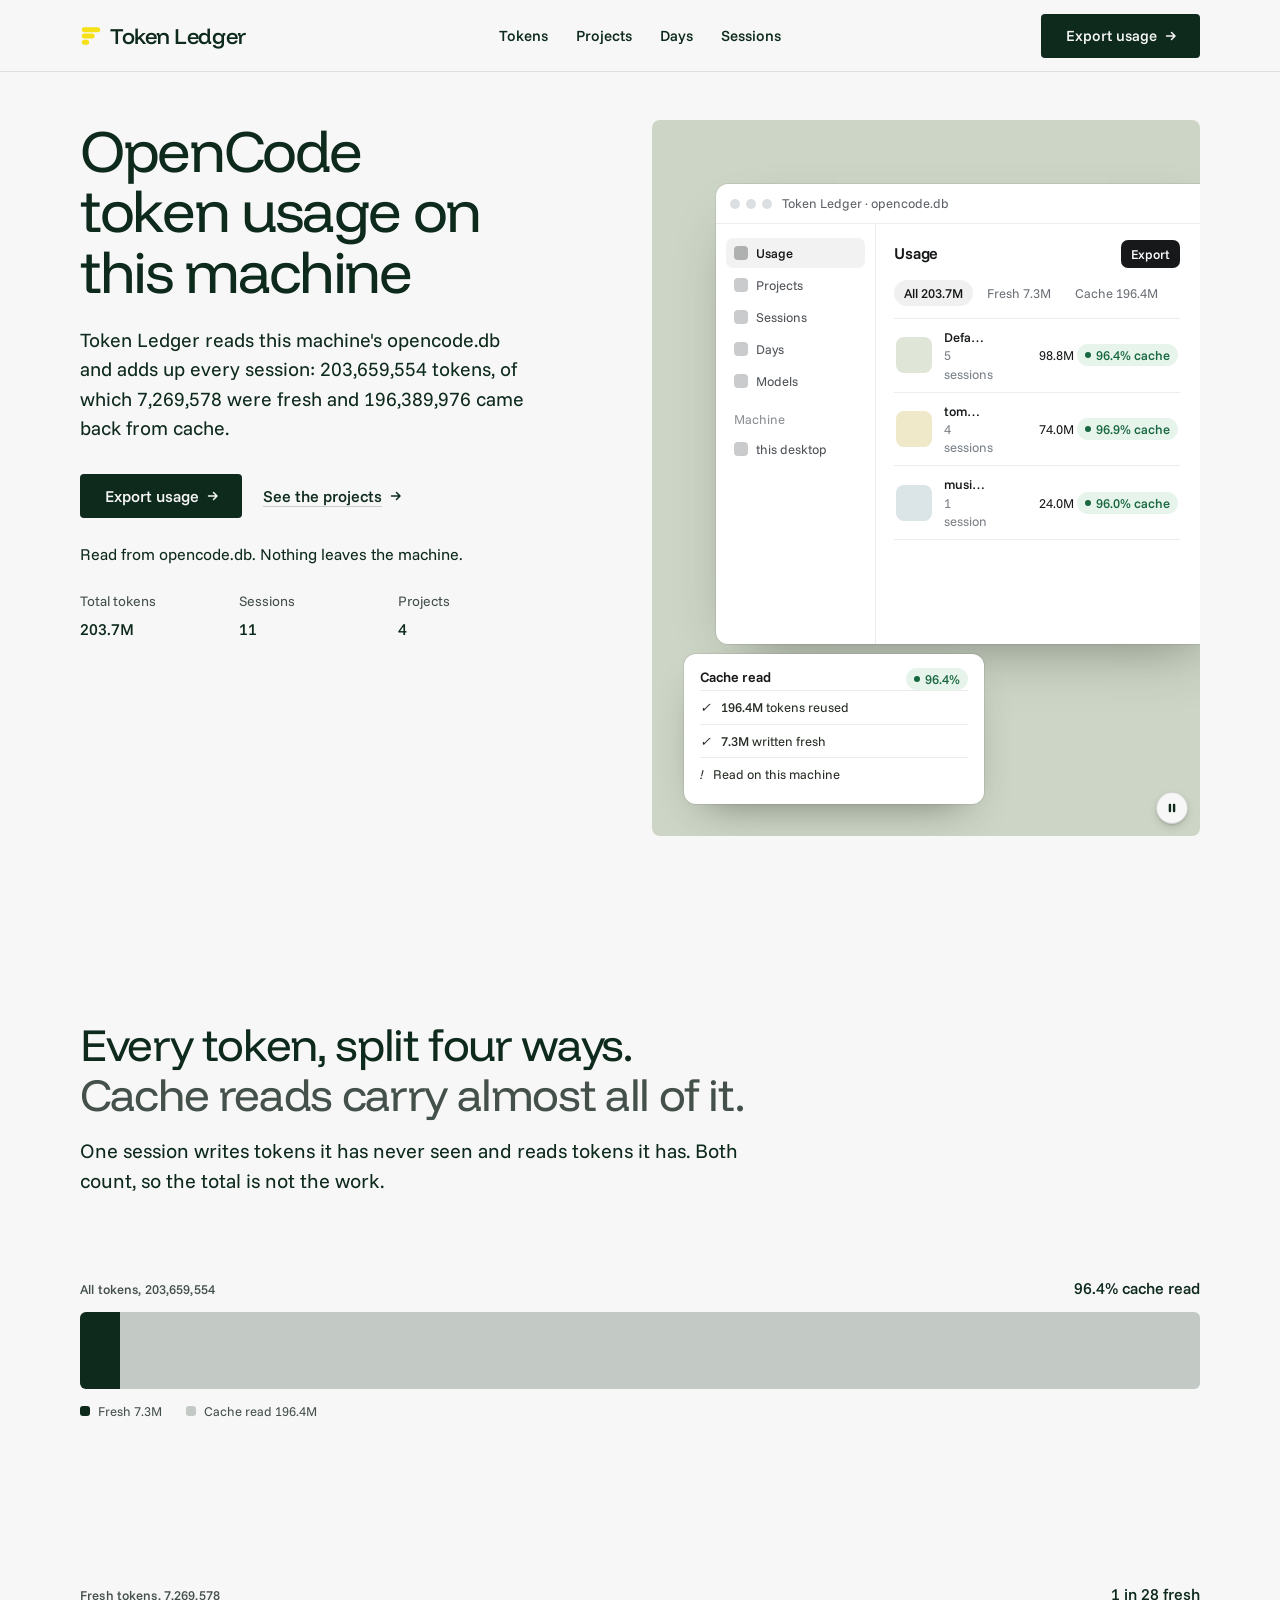
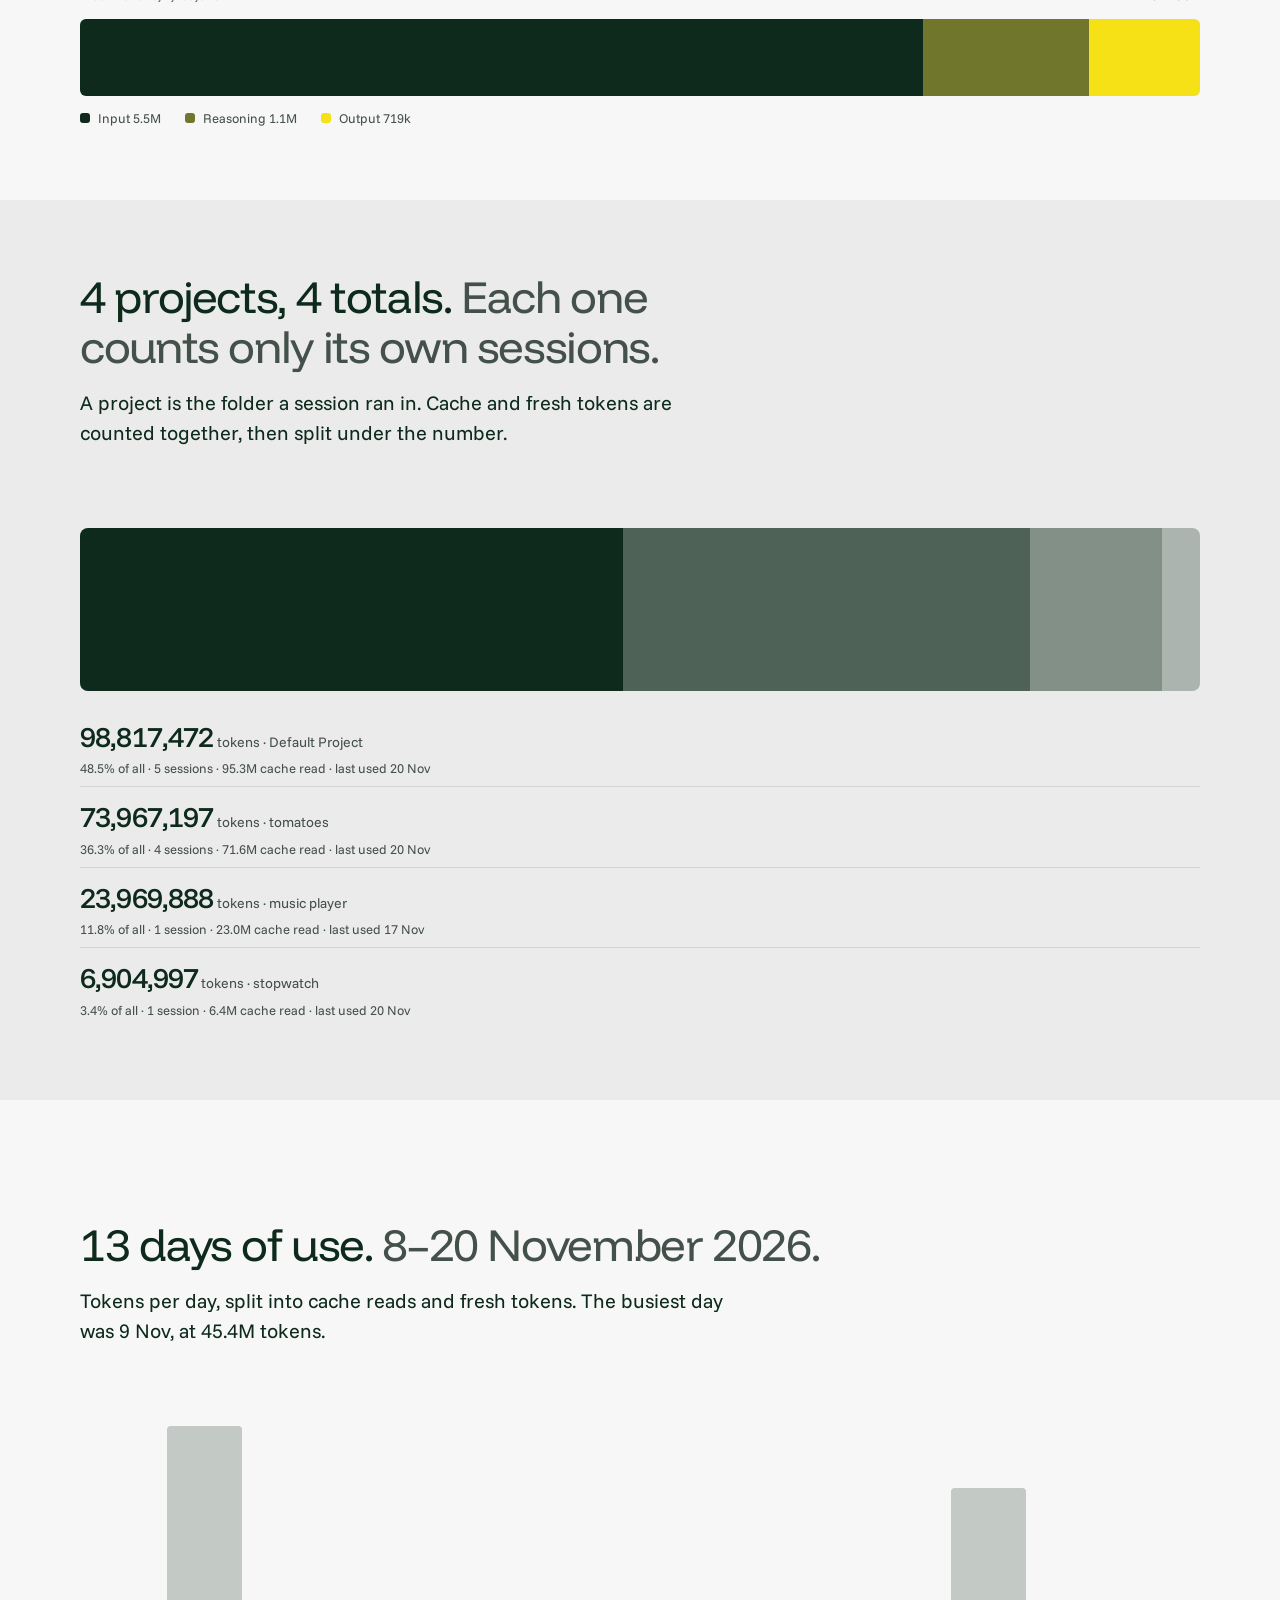
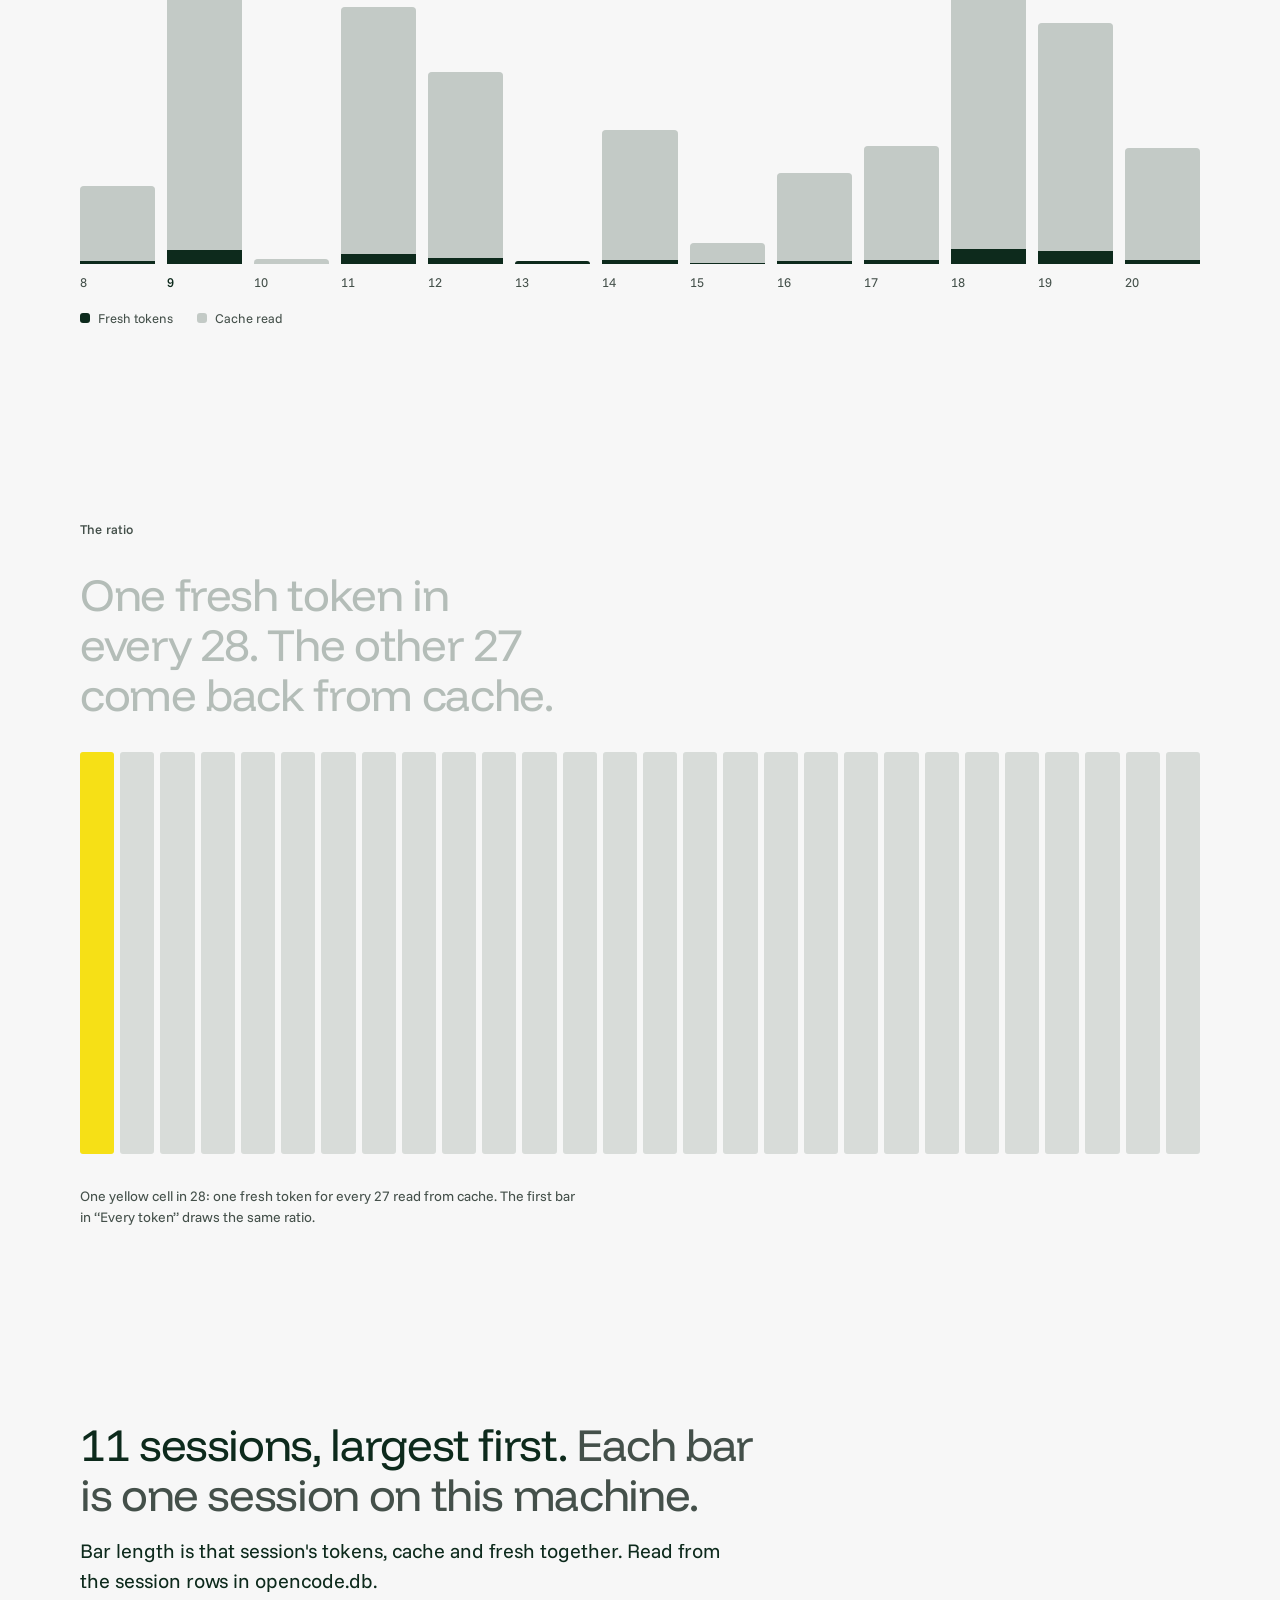
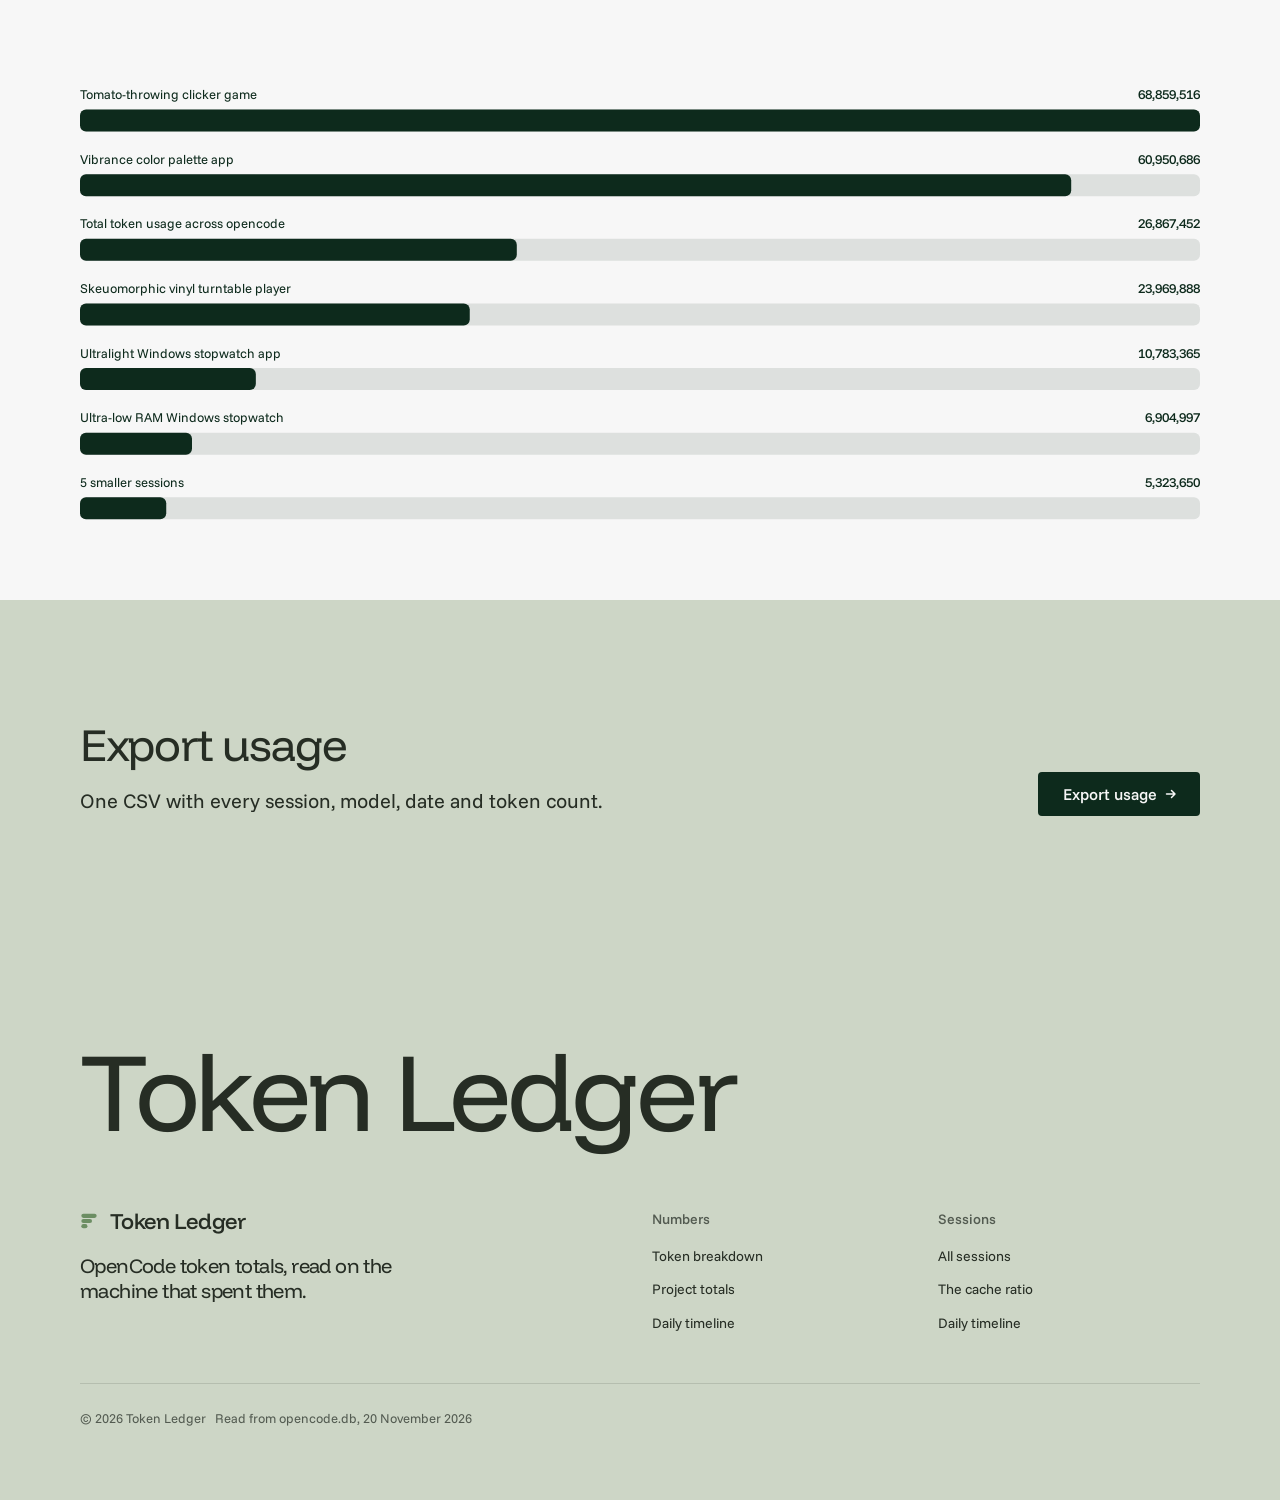
<file: index.html>
<!doctype html>
<html lang="en" data-type="software" data-radius="sharp" data-ground="sage" data-buttons="arrow" data-motion>
<head>
<meta charset="utf-8">
<meta name="viewport" content="width=device-width, initial-scale=1, viewport-fit=cover">
<title>Token Ledger: OpenCode token usage on this machine</title>
<meta name="description" content="Every token OpenCode wrote and every token it read from cache, added up from this machine's opencode.db: 203,659,554 tokens across 11 sessions and 4 projects.">
<meta property="og:type" content="website">
<meta property="og:title" content="Token Ledger: OpenCode token usage on this machine">
<meta property="og:description" content="Totals, per-project breakdown, daily timeline and session table from this machine's opencode.db.">
<meta property="og:image" content="share.jpg">
<meta name="twitter:card" content="summary_large_image">
<link rel="icon" href="favicon.svg" type="image/svg+xml">
<meta name="theme-color" content="#f7f7f7">
<meta name="site-kind" content="software">
<meta name="page-type" content="software">
<link rel="preconnect" href="https://fonts.googleapis.com">
<link rel="preconnect" href="https://fonts.gstatic.com" crossorigin>
<link href="https://fonts.googleapis.com/css2?family=Funnel+Display:wght@400..700&family=Funnel+Sans:wght@400..600&family=DM+Mono:wght@400;500&display=swap" rel="stylesheet">
<link rel="stylesheet" href="assets/system.css">
<link rel="stylesheet" href="assets/ui/cards.css">
<link rel="stylesheet" href="assets/motion/motion.css">
<link rel="stylesheet" href="assets/backgrounds/backgrounds.css">
<link rel="stylesheet" href="assets/layout/layout.css">
<link rel="stylesheet" href="assets/icons/icon.css">
<link rel="stylesheet" href="assets/layout/demo.css">
<link rel="stylesheet" href="usage.css">
<style>
:root {
  --p-bg: #f7f7f7; --p-surface: #ebebeb; --p-ink: #0d2a1c; --p-muted: #44504a;
  --p-accent: #f6e016; --p-accent-ink: #0d2a1c; --p-action: #0d2a1c; --p-action-ink: #f7f7f7;
  --p-inv-bg: #0d2a1c; --p-inv-surface: #1c3629; --p-inv-ink: #f7f7f7; --p-inv-muted: #97a39c;
  --p-inv-accent: #f6e016; --p-inv-accent-ink: #0d2a1c; --p-inv-action: #f6e016; --p-inv-action-ink: #0d2a1c;
  --font-display: "Funnel Display", system-ui, sans-serif;
  --font-text: "Funnel Sans", system-ui, sans-serif;
  --font-mono: "DM Mono", ui-monospace, "SFMono-Regular", Menlo, Consolas, monospace;
  --display-weight: 400;
  --display-tracking: -0.03em;
  --display-tracking-xl: -0.04em;
  --ly-scale: 0.98;
}
</style>
<script>document.documentElement.classList.add('m-enter');setTimeout(()=>document.documentElement.classList.add('m-enter-done'),700)</script>
<script src="assets/backgrounds/backgrounds.js"></script>
</head>
<body>
<!-- type: software
     deal: hero collage, nav nav-centre, close close--word, footer footer--statement,
           rhythm surface-pairs, buttons arrow, mark stack, grounds: the lit sage ground (hero art, footer)
     moment: word-highlight, written inline in #note (the kit's moments folder shipped empty) -->

<header class="nav nav--centre">
  <div class="wrap nav__bar">
    <a class="skip-link" href="#top">Skip to content</a>
    <a class="nav__logo" href="#top"><span class="mark" data-mark="stack" aria-hidden="true"></span>Token Ledger</a>
    <nav class="nav__links" aria-label="Main">
      <div class="nav__item"><a class="nav__link" href="#tokens">Tokens</a></div>
      <div class="nav__item"><a class="nav__link" href="#projects">Projects</a></div>
      <div class="nav__item"><a class="nav__link" href="#timeline">Days</a></div>
      <div class="nav__item"><a class="nav__link" href="#sessions">Sessions</a></div>
    </nav>
    <div class="nav__actions">
      <button class="btn btn--primary" type="button" data-export>Export usage</button>
    </div>
    <button class="nav__toggle" type="button" aria-expanded="false" aria-label="Menu">
      <svg width="18" height="18" viewBox="0 0 18 18" aria-hidden="true"><path d="M2 5h14M2 13h14" stroke="currentColor" stroke-width="1.6" stroke-linecap="round"/></svg>
    </button>
  </div>
</header>

<main id="top">
  <section class="hero hero--collage" data-enter aria-labelledby="hero-h">
    <div class="wrap"><div class="hero-text grid hero__grid">
      <div class="hero__text span-5">
        <h1 id="hero-h">OpenCode token usage on this machine</h1>
        <p class="hero__lead">Token Ledger reads this machine's opencode.db and adds up every session: 203,659,554 tokens, of which 7,269,578 were fresh and 196,389,976 came back from cache.</p>
        <div class="btn-row"><button class="btn btn--primary" type="button" data-export>Export usage</button><a class="btn btn--secondary" href="#projects">See the projects</a></div>
        <p class="hero__proof">Read from opencode.db. Nothing leaves the machine.</p>
        <dl class="hero-facts">
          <div><dt>Total tokens</dt><dd>203.7M</dd></div>
          <div><dt>Sessions</dt><dd>11</dd></div>
          <div><dt>Projects</dt><dd>4</dd></div>
        </dl>
      </div>
      <div class="hero__art span-6 start-7" role="img" aria-label="Token Ledger's usage window: the three projects with their totals, and a card showing that 96.4% of tokens were read from cache">
        <div class="ly-piece ly-piece--main d-win" aria-hidden="true">
          <div class="d-win__bar"><span class="d-win__dots"><i></i><i></i><i></i></span><span>Token Ledger · opencode.db</span></div>
          <div class="d-win__body">
            <div class="d-side">
              <span class="is-on"><i></i>Usage</span><span><i></i>Projects</span><span><i></i>Sessions</span><span><i></i>Days</span><span><i></i>Models</span>
              <span class="d-side__label">Machine</span><span><i></i>this desktop</span>
            </div>
            <div class="d-main">
              <div class="d-main__head"><h4>Usage</h4><span class="d-btn">Export</span></div>
              <div class="d-tabs"><span class="is-on">All 203.7M</span><span>Fresh 7.3M</span><span>Cache 196.4M</span></div>
              <div class="d-rows">
                <div class="d-row"><span class="d-thumb" style="background:#dfe6d8"></span><div><b>Default Project</b><small>5 sessions</small></div><span class="num">98.8M</span><span class="d-chip">96.4% cache</span></div>
                <div class="d-row"><span class="d-thumb" style="background:#efe9c9"></span><div><b>tomatoes</b><small>4 sessions</small></div><span class="num">74.0M</span><span class="d-chip">96.9% cache</span></div>
                <div class="d-row"><span class="d-thumb" style="background:#dbe4e6"></span><div><b>music player</b><small>1 session</small></div><span class="num">24.0M</span><span class="d-chip">96.0% cache</span></div>
              </div>
            </div>
          </div>
        </div>
        <div class="ly-piece ly-piece--note d-card" aria-hidden="true" data-ly-steps="700">
          <div class="d-card__row"><h5>Cache read</h5><span class="d-chip">96.4%</span></div>
          <div class="tl-note__line" data-step><i>✓</i><span><b>196.4M</b> tokens reused</span></div>
          <div class="tl-note__line" data-step><i>✓</i><span><b>7.3M</b> written fresh</span></div>
          <div class="tl-note__line" data-step><i class="warn">!</i><span>Read on this machine</span></div>
        </div>
      </div>
    </div></div>
  </section>

  <section class="section tl-fill" id="tokens" aria-labelledby="tokens-h">
    <div class="wrap">
      <div class="section-head">
        <h2 id="tokens-h">Every token, split four ways. <span class="muted">Cache reads carry almost all of it.</span></h2>
        <p>One session writes tokens it has never seen and reads tokens it has. Both count, so the total is not the work.</p>
      </div>
      <div class="tl-chart" role="img" aria-label="Token Ledger's split of 203,659,554 tokens: 96.4% cache read and 3.6% fresh. Of the 7,269,578 fresh tokens, 75.3% are input, 14.8% reasoning and 9.9% output.">
        <div class="tl-chart__unit">
          <p class="tl-scale"><span class="t-label muted">All tokens, 203,659,554</span><b>96.4% cache read</b></p>
          <div class="tl-bar tl-bar--lg"><i class="tl-bar__fresh" style="--fresh: 3.6%"></i><i class="tl-bar__cache"></i></div>
          <p class="tl-key"><span><i class="tl-swatch"></i>Fresh 7.3M</span><span><i class="tl-swatch tl-swatch--cache"></i>Cache read 196.4M</span></p>
        </div>
        <div class="tl-chart__unit">
          <p class="tl-scale"><span class="t-label muted">Fresh tokens, 7,269,578</span><b>1 in 28 fresh</b></p>
          <div class="tl-bar tl-bar--lg">
            <i class="tl-bar__fresh" style="--fresh: 75.3%"></i>
            <i class="tl-bar__fresh" style="--fresh: 14.8%; background: color-mix(in oklab, var(--ink) 55%, var(--accent))"></i>
            <i class="tl-bar__fresh" style="--fresh: 9.9%; background: var(--accent)"></i>
          </div>
          <p class="tl-key">
            <span><i class="tl-swatch"></i>Input 5.5M</span>
            <span><i class="tl-swatch" style="background: color-mix(in oklab, var(--ink) 55%, var(--accent))"></i>Reasoning 1.1M</span>
            <span><i class="tl-swatch" style="background: var(--accent)"></i>Output 719k</span>
          </p>
        </div>
      </div>
    </div>
  </section>

  <section class="section tl-fill ground-surface" id="projects" aria-labelledby="projects-h">
    <div class="wrap">
      <div class="section-head">
        <h2 id="projects-h">4 projects, 4 totals. <span class="muted">Each one counts only its own sessions.</span></h2>
        <p>A project is the folder a session ran in. Cache and fresh tokens are counted together, then split under the number.</p>
      </div>
      <div class="tl-split" role="img" aria-label="Share of all 203,659,554 tokens: Default Project 48.5%, tomatoes 36.3%, music player 11.8%, stopwatch 3.4%">
        <i style="width:48.5%; background:color-mix(in oklab, var(--ink) 100%, var(--bg))"></i>
        <i style="width:36.3%; background:color-mix(in oklab, var(--ink) 68%, var(--bg))"></i>
        <i style="width:11.8%; background:color-mix(in oklab, var(--ink) 44%, var(--bg))"></i>
        <i style="width:3.4%; background:color-mix(in oklab, var(--ink) 26%, var(--bg))"></i>
      </div>
      <ul class="tl-proj-list">
        <li>
          <p class="tl-proj__total"><b>98,817,472</b> tokens &middot; Default Project</p>
          <p class="tl-proj__meta">48.5% of all &middot; 5 sessions &middot; 95.3M cache read &middot; last used 20 Nov</p>
        </li>
        <li>
          <p class="tl-proj__total"><b>73,967,197</b> tokens &middot; tomatoes</p>
          <p class="tl-proj__meta">36.3% of all &middot; 4 sessions &middot; 71.6M cache read &middot; last used 20 Nov</p>
        </li>
        <li>
          <p class="tl-proj__total"><b>23,969,888</b> tokens &middot; music player</p>
          <p class="tl-proj__meta">11.8% of all &middot; 1 session &middot; 23.0M cache read &middot; last used 17 Nov</p>
        </li>
        <li>
          <p class="tl-proj__total"><b>6,904,997</b> tokens &middot; stopwatch</p>
          <p class="tl-proj__meta">3.4% of all &middot; 1 session &middot; 6.4M cache read &middot; last used 20 Nov</p>
        </li>
      </ul>
    </div>
  </section>

  <section class="section tl-fill" id="timeline" aria-labelledby="timeline-h">
    <div class="wrap">
      <div class="section-head">
        <h2 id="timeline-h">13 days of use. <span class="muted">8&ndash;20 November 2026.</span></h2>
        <p>Tokens per day, split into cache reads and fresh tokens. The busiest day was 9 Nov, at 45.4M tokens.</p>
      </div>
      <div class="tl-days" style="--cols: 13" role="img" aria-label="Daily token totals from 8&ndash;20 November 2026, 13 bars, the busiest 9 Nov at 45.4M tokens">
        <div class="tl-day" style="--v:16.6"><div class="tl-day__fill"><i class="tl-day__cache" style="--f:96.8"></i><i class="tl-day__fresh" style="--f:3.2"></i></div><span class="tl-day__label">8</span></div>
        <div class="tl-day tl-day--peak" style="--v:100.0"><div class="tl-day__fill"><i class="tl-day__cache" style="--f:96.8"></i><i class="tl-day__fresh" style="--f:3.2"></i></div><span class="tl-day__label">9</span></div>
        <div class="tl-day" style="--v:1.1"><div class="tl-day__fill"><i class="tl-day__cache" style="--f:96.8"></i><i class="tl-day__fresh" style="--f:3.2"></i></div><span class="tl-day__label">10</span></div>
        <div class="tl-day" style="--v:55.0"><div class="tl-day__fill"><i class="tl-day__cache" style="--f:96.1"></i><i class="tl-day__fresh" style="--f:3.9"></i></div><span class="tl-day__label">11</span></div>
        <div class="tl-day" style="--v:41.1"><div class="tl-day__fill"><i class="tl-day__cache" style="--f:97.0"></i><i class="tl-day__fresh" style="--f:3.0"></i></div><span class="tl-day__label">12</span></div>
        <div class="tl-day tl-day--zero" style="--v:0.0"><div class="tl-day__fill"><i class="tl-day__cache" style="--f:0.0"></i><i class="tl-day__fresh" style="--f:100.0"></i></div><span class="tl-day__label">13</span></div>
        <div class="tl-day" style="--v:28.6"><div class="tl-day__fill"><i class="tl-day__cache" style="--f:97.0"></i><i class="tl-day__fresh" style="--f:3.0"></i></div><span class="tl-day__label">14</span></div>
        <div class="tl-day" style="--v:4.5"><div class="tl-day__fill"><i class="tl-day__cache" style="--f:97.0"></i><i class="tl-day__fresh" style="--f:3.0"></i></div><span class="tl-day__label">15</span></div>
        <div class="tl-day" style="--v:19.5"><div class="tl-day__fill"><i class="tl-day__cache" style="--f:97.0"></i><i class="tl-day__fresh" style="--f:3.0"></i></div><span class="tl-day__label">16</span></div>
        <div class="tl-day" style="--v:25.3"><div class="tl-day__fill"><i class="tl-day__cache" style="--f:96.9"></i><i class="tl-day__fresh" style="--f:3.1"></i></div><span class="tl-day__label">17</span></div>
        <div class="tl-day" style="--v:80.6"><div class="tl-day__fill"><i class="tl-day__cache" style="--f:96.2"></i><i class="tl-day__fresh" style="--f:3.8"></i></div><span class="tl-day__label">18</span></div>
        <div class="tl-day" style="--v:51.7"><div class="tl-day__fill"><i class="tl-day__cache" style="--f:94.7"></i><i class="tl-day__fresh" style="--f:5.3"></i></div><span class="tl-day__label">19</span></div>
        <div class="tl-day" style="--v:24.9"><div class="tl-day__fill"><i class="tl-day__cache" style="--f:97.1"></i><i class="tl-day__fresh" style="--f:2.9"></i></div><span class="tl-day__label">20</span></div>
      </div>
      <div class="tl-key tl-timeline-key">
        <span><i class="tl-swatch"></i>Fresh tokens</span>
        <span><i class="tl-swatch tl-swatch--cache"></i>Cache read</span>
      </div>
    </div>
  </section>

  <section class="section tl-fill tl-note" id="note" aria-labelledby="note-h" data-scroll-moment>
    <div class="wrap">
      <p class="t-label muted">The ratio</p>
      <h2 id="note-h" class="tl-statement"><span class="tl-say"><span class="tl-word" data-word>One</span> <span class="tl-word" data-word>fresh</span> <span class="tl-word" data-word>token</span> <span class="tl-word" data-word>in</span> <span class="tl-word" data-word>every</span> <span class="tl-word" data-word>28.</span></span> <span class="tl-say"><span class="tl-word tl-word--muted" data-word>The</span> <span class="tl-word tl-word--muted" data-word>other</span> <span class="tl-word tl-word--muted" data-word>27</span> <span class="tl-word tl-word--muted" data-word>come</span> <span class="tl-word tl-word--muted" data-word>back</span> <span class="tl-word tl-word--muted" data-word>from</span> <span class="tl-word tl-word--muted" data-word>cache.</span></span></h2>
      <div class="tl-dots" style="--n: 28" role="img" aria-label="One yellow cell and 27 pale cells: one fresh token for every 27 read from cache"><i class="is-fresh"></i><i></i><i></i><i></i><i></i><i></i><i></i><i></i><i></i><i></i><i></i><i></i><i></i><i></i><i></i><i></i><i></i><i></i><i></i><i></i><i></i><i></i><i></i><i></i><i></i><i></i><i></i><i></i></div>
      <p class="t-small muted tl-note__foot">One yellow cell in 28: one fresh token for every 27 read from cache. The first bar in “Every token” draws the same ratio.</p>
    </div>
  </section>

  <section class="section tl-fill" id="sessions" aria-labelledby="sessions-h">
    <div class="wrap">
      <div class="section-head">
        <h2 id="sessions-h">11 sessions, largest first. <span class="muted">Each bar is one session on this machine.</span></h2>
        <p>Bar length is that session's tokens, cache and fresh together. Read from the session rows in opencode.db.</p>
      </div>
      <svg class="tl-sbar" width="100%" aria-labelledby="sessions-h">
        <text class="tl-sbar__name" x="0" y="5.14%">Tomato-throwing clicker game</text>
        <text class="tl-sbar__value" x="100%" y="5.14%" text-anchor="end">68,859,516</text>
        <rect class="tl-sbar__track" x="0" y="7.43%" width="100%" height="4.86%" rx="6"/>
        <rect class="tl-sbar__fill" x="0" y="7.43%" width="100.0%" height="4.86%" rx="6"/>
        <text class="tl-sbar__name" x="0" y="19.43%">Vibrance color palette app</text>
        <text class="tl-sbar__value" x="100%" y="19.43%" text-anchor="end">60,950,686</text>
        <rect class="tl-sbar__track" x="0" y="21.71%" width="100%" height="4.86%" rx="6"/>
        <rect class="tl-sbar__fill" x="0" y="21.71%" width="88.5%" height="4.86%" rx="6"/>
        <text class="tl-sbar__name" x="0" y="33.71%">Total token usage across opencode</text>
        <text class="tl-sbar__value" x="100%" y="33.71%" text-anchor="end">26,867,452</text>
        <rect class="tl-sbar__track" x="0" y="36.00%" width="100%" height="4.86%" rx="6"/>
        <rect class="tl-sbar__fill" x="0" y="36.00%" width="39.0%" height="4.86%" rx="6"/>
        <text class="tl-sbar__name" x="0" y="48.00%">Skeuomorphic vinyl turntable player</text>
        <text class="tl-sbar__value" x="100%" y="48.00%" text-anchor="end">23,969,888</text>
        <rect class="tl-sbar__track" x="0" y="50.29%" width="100%" height="4.86%" rx="6"/>
        <rect class="tl-sbar__fill" x="0" y="50.29%" width="34.8%" height="4.86%" rx="6"/>
        <text class="tl-sbar__name" x="0" y="62.29%">Ultralight Windows stopwatch app</text>
        <text class="tl-sbar__value" x="100%" y="62.29%" text-anchor="end">10,783,365</text>
        <rect class="tl-sbar__track" x="0" y="64.57%" width="100%" height="4.86%" rx="6"/>
        <rect class="tl-sbar__fill" x="0" y="64.57%" width="15.7%" height="4.86%" rx="6"/>
        <text class="tl-sbar__name" x="0" y="76.57%">Ultra-low RAM Windows stopwatch</text>
        <text class="tl-sbar__value" x="100%" y="76.57%" text-anchor="end">6,904,997</text>
        <rect class="tl-sbar__track" x="0" y="78.86%" width="100%" height="4.86%" rx="6"/>
        <rect class="tl-sbar__fill" x="0" y="78.86%" width="10.0%" height="4.86%" rx="6"/>
        <text class="tl-sbar__name" x="0" y="90.86%">5 smaller sessions</text>
        <text class="tl-sbar__value" x="100%" y="90.86%" text-anchor="end">5,323,650</text>
        <rect class="tl-sbar__track" x="0" y="93.14%" width="100%" height="4.86%" rx="6"/>
        <rect class="tl-sbar__fill" x="0" y="93.14%" width="7.7%" height="4.86%" rx="6"/>
      </svg>
    </div>
  </section>
</main>

<footer class="footer closing footer--statement" id="contact" aria-labelledby="close-h">
  <div class="wrap">
    <div class="closing__cta close--word">
      <div class="section-head--split">
        <div><h2 id="close-h">Export usage</h2><p class="t-lead">One CSV with every session, model, date and token count.</p></div>
        <button class="btn btn--primary" type="button" data-export>Export usage</button>
      </div>
      <p class="close__word" aria-hidden="true">Token Ledger</p>
    </div>
    <div class="closing__links">
      <div class="grid">
        <div class="span-6 stack-4">
          <a class="nav__logo" href="#top"><span class="mark" data-mark="stack" aria-hidden="true"></span>Token Ledger</a>
          <p class="footer__lede">OpenCode token totals, read on the machine that spent them.</p>
        </div>
        <div class="span-3 start-7 footer__col"><h3>Numbers</h3><ul><li><a href="#tokens">Token breakdown</a></li><li><a href="#projects">Project totals</a></li><li><a href="#timeline">Daily timeline</a></li></ul></div>
        <div class="span-3 footer__col"><h3>Sessions</h3><ul><li><a href="#sessions">All sessions</a></li><li><a href="#note">The cache ratio</a></li><li><a href="#timeline">Daily timeline</a></li></ul></div>
      </div>
      <div class="footer__legal">
        <span>&copy; 2026 Token Ledger &nbsp; Read from opencode.db, 20 November 2026</span>
      </div>
    </div>
  </div>
</footer>

<script type="module" src="assets/system.js"></script>
<script type="module" src="assets/motion/motion.js"></script>
<script type="module" src="assets/layout/layout.js"></script>
<script type="module" src="usage.js"></script>
</body>
</html>
</file>
<file: assets/system.css>
/*
  taste-skill system.css - the one system for the page. Link it first, then assets/ui/cards.css (the
  feature card, its panel and the fragment placements), then set the palette (--p-*), the fonts and
  the radius set on :root in the page (node scripts/start.mjs prints that block).
  Do not add a second grid, spacing scale, type scale, radius scale, button or card style.
*/

/* ---------------------------------------------------------------- tokens */
:root {
  /* palette (hex only; fx.js reads --bg --surface --ink --muted --accent --accent-ink) */
  --p-bg: #ffffff;
  --p-surface: #f4f4f4;
  --p-ink: #111111;
  --p-muted: #6b6b6b;
  --p-accent: #1a4be0;
  --p-accent-ink: #ffffff;
  --p-action: #1a4be0;      /* buttons, links, focus: the accent, or the ink when the accent is too pale */
  --p-action-ink: #ffffff;
  --p-inv-bg: #111111;
  --p-inv-surface: #1c1c1c;
  --p-inv-ink: #f4f4f4;
  --p-inv-muted: #a3a3a3;
  --p-inv-accent: #ffffff;
  --p-inv-accent-ink: #111111;
  --p-inv-action: #ffffff;
  --p-inv-action-ink: #111111;
  /* the lit ground behind UI and in the closing band (references/cards.md), one per page, tech pages only
     (none on kind other, which is flat): <html data-ground="sand|sky|sage|painting">. system.js gives it to every ground
     that holds UI, on light and dark pages alike; --hue on one panel changes only its accent */
  --ground-bg: #d9ccb7; --ground-surface: #e9e0d2; --ground-ink: #2a2622; --ground-muted: #5a534a; --ground-accent: #a8794a;

  /* fonts */
  --font-display: system-ui, -apple-system, "Segoe UI", sans-serif;
  --font-text: system-ui, -apple-system, "Segoe UI", sans-serif;
  --font-mono: ui-monospace, "SFMono-Regular", Menlo, Consolas, monospace;
  --display-weight: 400;    /* headlines 400; 500 on a tech page (software, gaming, hardware) */
  --display-tracking: -0.025em;

  /* the page rhythm (references/layout-v4.md): one section per screen. The header is fixed and
     --nav tall; every section is padded --padt above and --padb (plus the phone action bar, --bar)
     below, and is exactly one or two screens tall (--h: 1 or 2; --hm on a phone). The hero's words
     start --hgap under the header and its content ends --hpadb above the fold. */
  --nav: 72px;
  --padt: 120px;
  --padb: 72px;
  --hgap: 48px;
  --hpadb: 64px;
  --bar: 0px;
  /* grid: one .wrap (alias .container) for the header, every section and the footer, the same
     --gut on both sides: 1280 wide at x 80-1360 at 1440, 342 at x 24-366 at 390 */
  --container: 1280px;
  --gut: 80px;
  --pad: var(--gut);
  --gutter: 24px;

  /* spacing: 4/8 scale */
  --s-1: 4px;  --s-2: 8px;  --s-3: 12px; --s-4: 16px; --s-5: 24px;
  --s-6: 32px; --s-7: 48px; --s-8: 64px; --s-9: 96px; --s-10: 128px;
  --section: 40px;      /* only a .section outside main (the kit's demo pages); every main > section and
                           footer.closing take --padt and --padb */
  --section-band: 56px; /* the same for an older footer outside footer.closing */
  --head-gap: 48px;     /* the one heading-to-content gap, 32 on a phone (layout.css reads it as --ly-head-gap) */
  --card-pad: 16px;     /* card padding (cards.css sets its own for cards with a panel) */
  --card-gap: 16px;     /* gap between cards */

  /* type scale (the only sizes on the page) */
  --t-label: 13px;
  --t-small: 14px;
  --t-body: 16px;
  --t-lead: 18px;
  --t-card: 18px;
  --t-h3: 24px;
  /* straight lines from the phone size at 390 to the desktop size at 1440 (system.md's table) */
  --t-h2: clamp(30px, 1.72vw + 23.3px, 48px);
  --t-h1: clamp(38px, 3.24vw + 25.4px, 72px);
  /* a big number stays a step under the h2 (VI-11): 38 at 1440, 28 at 390, so it never reads as a
     section heading; a stats row and a price set their own, smaller still */
  --t-stat: clamp(28px, .952vw + 24.29px, 38px);

  /* radius: one scale (soft by default; data-radius on <html> switches it) */
  --r-sm: 8px;  --r-md: 12px; --r-lg: 20px; --r-btn: 8px;

  /* controls (fixed here; a page never adds its own) */
  --btn-h: 44px;
  --btn-h-sm: 36px;
  --nav-h: var(--nav);  /* the older name, kept for the kit's files */
  --icon: 16px;         /* small icons: socials, menu chevrons, mono brand marks */

  /* motion: the one UI ease-out (motion.css --m-ease and ui/base.css --u-ease read it; references/motion.md) */
  --ease: cubic-bezier(.2, .8, .2, 1);
  --dur: 180ms;
}
html[data-radius="sharp"] { --r-sm: 4px; --r-md: 6px;  --r-lg: 8px;  --r-btn: 4px; }
html[data-radius="soft"]  { --r-sm: 8px; --r-md: 12px; --r-lg: 20px; --r-btn: 8px; }
html[data-radius="round"] { --r-sm: 10px; --r-md: 16px; --r-lg: 24px; --r-btn: 999px; }
/* the four lit grounds (references/cards.md); sand is the default above. painting goes with
   painterly-landscape (x.ai's daylight sky over olive hills) */
html[data-ground="sky"]      { --ground-bg: #c6d3df; --ground-surface: #d6e0e9; --ground-ink: #25303a; --ground-muted: #4d5964; --ground-accent: #3f6a92; }
html[data-ground="sage"]     { --ground-bg: #cdd6c6; --ground-surface: #dce3d6; --ground-ink: #262d24; --ground-muted: #535b51; --ground-accent: #6c8e63; }
html[data-ground="painting"] { --ground-bg: #79a8d6; --ground-surface: #a6c4e2; --ground-ink: #16212c; --ground-muted: #273949; --ground-accent: #9c9b3c; }
/* cards.css takes its card and panel radii from this scale */
html[data-radius] .card { --c-r: var(--r-lg); }
html[data-radius] .panel { --p-r: var(--r-md); }

/* a phone: the header 56, the sections padded 96 / 48, the hero's words 40 under the header and its
   content ending 24 above the fold, 24 at both sides, 12 between columns */
@media (max-width: 639px) {
  :root { --nav: 56px; --padt: 96px; --padb: 48px; --hgap: 40px; --hpadb: 24px; --gut: 24px; --gutter: 12px; --card-gap: 12px; --head-gap: 32px; }
}
@media (min-width: 640px) {
  :root { --gut: 48px; --section: 48px; --section-band: 72px; --card-pad: 24px; }
}
@media (min-width: 1024px) {
  :root { --gut: 80px; --section: 56px; --section-band: 96px; --card-gap: 24px;
          --t-lead: 20px; --t-card: 20px; --t-h3: 28px; }
  /* a place (and a local service): the 1200 column at x 120-1320 */
  html[data-type="place"] { --gut: 120px; --container: 1200px; }
}
/* a place (VI-06, ST-96, PH-23): its own smaller type (h1 48/53 and 32/37, h2 32/40 and 24/30, titles
   and the sub-line 20 and 18), the Recipe 3 hero's gap under its photograph (40, 24 on a phone),
   square photographs and cards and 2px buttons, whatever data-radius and data-buttons say */
:root[data-type="place"] {
  --hgap: 40px;
  --t-h1: clamp(32px, 1.524vw + 26.06px, 48px);
  --t-h2: clamp(24px, .762vw + 21px, 32px);
  --t-h3: clamp(20px, .381vw + 18.51px, 24px);
  --r-sm: 2px; --r-md: 0px; --r-lg: 0px; --r-btn: 2px;
}
:root[data-type="place"] :is(h1, .t-h1) { line-height: 1.104; }
:root[data-type="place"] :is(h2, .t-h2) { line-height: 1.25; }
@media (max-width: 639px) {
  :root[data-type="place"] { --hgap: 24px; }
  :root[data-type="place"] :is(h1, .t-h1) { line-height: 1.156; }
}

/* ---------------------------------------------------------------- grounds (at most three) */
:root, .ground-base {
  --bg: var(--p-bg); --surface: var(--p-surface); --ink: var(--p-ink); --muted: var(--p-muted);
  --accent: var(--p-accent); --accent-ink: var(--p-accent-ink); --card: var(--p-surface);
  --action: var(--p-action); --action-ink: var(--p-action-ink);
}
.ground-surface {
  --bg: var(--p-surface); --surface: var(--p-bg); --ink: var(--p-ink); --muted: var(--p-muted);
  --accent: var(--p-accent); --accent-ink: var(--p-accent-ink); --card: var(--p-bg);
  --action: var(--p-action); --action-ink: var(--p-action-ink);
}
.ground-inverse {
  --bg: var(--p-inv-bg); --surface: var(--p-inv-surface); --ink: var(--p-inv-ink); --muted: var(--p-inv-muted);
  --accent: var(--p-inv-accent); --accent-ink: var(--p-inv-accent-ink); --card: var(--p-inv-surface);
  --action: var(--p-inv-action); --action-ink: var(--p-inv-action-ink);
}
:root, .ground-base, .ground-surface, .ground-inverse {
  --line: color-mix(in oklab, var(--ink) 11%, transparent);
  --line-strong: color-mix(in oklab, var(--ink) 20%, transparent);
  /* effects (fx.js) and UI fragments (assets/ui) take the colours of the ground they sit on */
  --fx-bg: var(--bg); --fx-surface: var(--surface); --fx-ink: var(--ink); --fx-muted: var(--muted);
  --fx-accent: var(--accent); --fx-accent-ink: var(--accent-ink);
  --ui-font: var(--font-text); --ui-mono: var(--font-mono); --ui-radius: var(--r-md);
}
.ground-base, .ground-surface, .ground-inverse { background: var(--bg); color: var(--ink); }

/* ---------------------------------------------------------------- base */
*, *::before, *::after { box-sizing: border-box; }
/* an anchor lands on the section's top (the judge's frame): the fixed header covers --nav of its --padt */
html { -webkit-text-size-adjust: 100%; scroll-padding-top: 0; scroll-behavior: auto; margin: 0; }
body {
  margin: 0; background: var(--bg); color: var(--ink);
  font: 400 var(--t-body)/1.55 var(--font-text);
  -webkit-font-smoothing: antialiased; text-rendering: optimizeLegibility; overflow-x: clip;
}
img, svg, video, canvas { display: block; max-width: 100%; }
/* hidden means hidden, also on an img the line above makes a block (a menu tab's photograph, a peek photograph) */
[hidden] { display: none !important; }
img, video { height: auto; }
a { color: inherit; text-decoration: none; }
button { font: inherit; color: inherit; }
h1, h2, h3, h4, p, ul, ol, figure, blockquote { margin: 0; }
ul, ol { padding: 0; list-style: none; }
h1, h2, h3, h4 {
  font-family: var(--font-display); font-weight: var(--display-weight);
  letter-spacing: var(--display-tracking); text-wrap: balance; overflow-wrap: break-word;
  /* a long word (a German compound at 390) breaks at a syllable with a hyphen, in the language of <html lang>;
     only words of 10 letters or more, 4 at least on each side, so a short English heading never breaks */
  hyphens: auto; -webkit-hyphens: auto; hyphenate-limit-chars: 10 4 4;
}
h1, .t-h1 { font-size: var(--t-h1); line-height: 1.04; }
h2, .t-h2 { font-size: var(--t-h2); line-height: 1.1; }
h3, .t-h3 { font-size: var(--t-h3); line-height: 1.2; }
h4, .t-card { font-family: var(--font-text); font-weight: 500; font-size: var(--t-card); line-height: 1.3; letter-spacing: -0.01em; }
p { text-wrap: pretty; }
.t-lead  { font-size: var(--t-lead); line-height: 1.5; }
.t-body  { font-size: var(--t-body); line-height: 1.55; }
.t-small { font-size: var(--t-small); line-height: 1.5; }
.t-label { font-size: var(--t-label); font-weight: 500; line-height: 1.4; letter-spacing: 0.01em; }
.t-stat  { font-family: var(--font-display); font-weight: var(--display-weight); font-size: var(--t-stat);
           line-height: 1; letter-spacing: var(--display-tracking); font-variant-numeric: tabular-nums; }
.muted { color: var(--muted); }
.mono  { font-family: var(--font-mono); }
.measure { max-width: 62ch; }
:focus-visible { outline: 2px solid var(--action); outline-offset: 2px; border-radius: 2px; }
::selection { background: color-mix(in oklab, var(--accent) 30%, transparent); }

/* ---------------------------------------------------------------- grid */
.wrap, .container { width: min(100% - 2 * var(--gut), var(--container)); margin-inline: auto; padding-inline: 0; }
.grid { display: grid; grid-template-columns: repeat(12, minmax(0, 1fr)); column-gap: var(--gutter); row-gap: var(--card-gap); }
.grid > * { min-width: 0; grid-column: 1 / -1; }
.section { padding-block: var(--section); }

/* ---------------------------------------------------------------- one section per screen
   The page is a stack of screens. Framed at scrollY = k x the screen height, a shot shows exactly one
   section: the hero alone on the first screen, every other section (and footer.closing, the close and
   the footer in one) exactly one or two screens tall, its h2 first, --padt under its top. Heights
   and padding do it: no pinning, snapping or script.
     <section class="section" id=".." style="--h: 2">     (2 screens; --hm sets a phone's count alone)
       <div class="wrap"> the h2 first, then the content </div>     (the one in-flow child)
     </section>
   A layer (a full-bleed photograph or ground behind the words) is an <img class="layer" aria-hidden="true">
   beside the .wrap. Content must fit: one screen holds 708px of content at 1440x900 (900 - 120 - 72),
   two hold 1,608 (the second screen's part starts --padt under its top with .g2). From 640 to 1279 a
   section keeps at least its screens and grows past them rather than overlap the next. */
main > :is(section, .section), footer.closing {
  position: relative; box-sizing: border-box;
  height: calc(var(--h, 1) * 100vh); height: calc(var(--h, 1) * 100svh);
  padding: var(--padt) 0 calc(var(--padb) + var(--bar));
}
main > :is(section, .section) > :is(.wrap, .container), footer.closing > .wrap { position: relative; z-index: 1; height: 100%; }
main > :is(section, .section) > :is(.wrap, .container):not(.grid) { display: flex; flex-direction: column; }
/* a .wrap that is the section's grid too (class="wrap grid"): its rows start at the top */
main > :is(section, .section) > :is(.wrap, .container).grid { align-content: start; }
/* .fill: the block that takes what the screen leaves under the heading (a photograph, a frame) */
main > :is(section, .section) > .wrap > .fill { flex: 1 1 0; min-height: 0; }
/* two screens as two groups: row 1 the h2 and the first group, row 2 the rest (no second h2), starting
   --padt under the second screen's top, so the second shot looks like any other section */
main > :is(section, .section).g2, footer.closing.g2 { --h: 2; }
main > :is(section, .section).g2 > :is(.wrap, .container), footer.closing.g2 > .wrap { display: grid; grid-template-rows: minmax(0, 1fr) minmax(0, 1fr); row-gap: calc(var(--padt) + var(--padb) + var(--bar)); }
main > :is(section, .section).g2 > :is(.wrap, .container) > *, footer.closing.g2 > .wrap > * { min-height: 0; align-self: start; }
main > :is(section, .section).g2 > :is(.wrap, .container) > :is(.group, .fill) { align-self: stretch; }
/* a group: one screen's part of a .g2 section (its h2 and first rows, or the rest) */
.group { display: flex; flex-direction: column; min-height: 0; }
/* each screen's card row runs down to that screen's foot (the cards stretch, their panels grow), so
   the second screen of a .g2 is never a short row over an empty ground; both rows end on the same line */
@media (min-width: 1024px) {
  main > :is(section, .section).g2 > .wrap > .grid:last-child,
  main > :is(section, .section).g2 > .wrap > .group > .grid:last-child { align-self: stretch; flex: 1 1 auto; min-height: 0; }
}
.group > .fill { flex: 1 1 0; min-height: 0; }
@media (min-width: 640px) and (max-width: 1279px) {
  main > :is(section, .section):not(.hero, .section--hero), footer.closing {
    height: auto; min-height: calc(var(--h, 1) * 100vh); min-height: calc(var(--h, 1) * 100svh);
  }
  /* the section is a column and its .wrap takes all of it, so a .fill (a photograph, a frame) still
     grows to the section's foot (a min-height percentage would not resolve, leaving it at its least) */
  /* :where() keeps it at no weight, so a page's own phone- or tablet-only hiding (section.desk-only { display: none }) wins */
  :where(main > :is(section, .section):not(.hero, .section--hero), footer.closing) { display: flex; flex-direction: column; }
  main > :is(section, .section):not(.hero, .section--hero) > :is(.wrap, .container), footer.closing > .wrap { flex: 1 0 auto; height: auto; min-height: 0; }
}
/* a phone: lvh (the screen with its bars hidden) for every section but the hero; --hm when stacking
   makes the content taller than the desktop count */
@media (max-width: 639px) {
  /* at least its screens, never less: content a screen cannot hold makes the section taller (the rhythm
     check then asks for --hm: 2 or less content); a fixed height would lay its last rows over the next
     section, the fault the phone shots showed most (a list under the closing heading and its button) */
  main > :is(section, .section):not(.hero, .section--hero), footer.closing {
    height: auto; min-height: calc(var(--hm, var(--h, 1)) * 100vh); min-height: calc(var(--hm, var(--h, 1)) * 100lvh);
  }
  /* one grid row at least the screens tall that grows with the .wrap's content: the .wrap is stretched to
     it, so its .fill and its two groups still share a definite height */
  /* (at no weight, as on the tablet: a page's own section.desk-only { display: none } still hides it) */
  :where(main > :is(section, .section):not(.hero, .section--hero):has(> :is(.wrap, .container)), footer.closing) {
    display: grid; grid-template-columns: minmax(0, 1fr); grid-template-rows: 1fr; grid-auto-rows: auto;
  }
  main > :is(section, .section):not(.hero, .section--hero) > :is(.wrap, .container), footer.closing > .wrap { height: auto; }
  main > :is(section, .section).g2m, footer.closing.g2m { --hm: 2; }
  main > :is(section, .section).g2m > :is(.wrap, .container), footer.closing.g2m > .wrap { display: grid; grid-template-rows: minmax(0, 1fr) minmax(0, 1fr); row-gap: calc(var(--padt) + var(--padb) + var(--bar)); }
  /* stacked in one, the two groups keep the open cards' 32px, so the first group's last panel never meets
     the next card's title */
  main > :is(section, .section).g2:not(.g2m) > :is(.wrap, .container) { display: flex; row-gap: var(--s-6); }
  /* what the two screens leave goes around the second group, so it opens below the header, not on the fold */
  main > :is(section, .section).g2:not(.g2m) > :is(.wrap, .container) > :last-child { margin-block: auto; }
  main > :is(section, .section).g2:not(.g2m) > :is(.wrap, .container) > * { align-self: stretch; }
}
/* a layer: the photograph or ground of a whole section, under its words, edge to edge */
main > :is(section, .section) > :is(img, video, canvas, picture).layer,
footer.closing > :is(img, video, canvas, picture).layer {
  position: absolute; inset: 0; z-index: 0; width: 100%; height: 100%; max-width: none; object-fit: cover; object-position: var(--pos, 50% 50%);
}
main > :is(section, .section) > picture.layer > img { width: 100%; height: 100%; object-fit: cover; }

/* the hero: exactly the first screen, the fixed header over its top. Its words start --hgap under the
   header (--photo adds a full-bleed photograph's height above them on a place); its content ends
   --hpadb above the fold, and nothing of the next section shows, at 1440, 1024, 820 and 390.
     <section class="hero hero--<type>"><div class="wrap"><div class="hero-text"> .. </div>[one strip]</div></section>
   .hero-text holds the whole composition (the words, and the picture or window beside or under them);
   one docked strip (logos, three facts) may follow it, at most 96px, desktop only. */
main > :is(.hero, .section--hero) {
  height: 100vh; height: 100svh; min-height: 0;
  padding: calc(var(--nav) + var(--photo, 0px) + var(--hgap)) 0 calc(var(--hpadb) + var(--bar));
}
:is(.hero, .section--hero) > .wrap { height: 100%; display: grid; grid-template-rows: minmax(0, 1fr) auto; row-gap: var(--s-7); }
:is(.hero, .section--hero) > .wrap > .hero-text { min-height: 0; }
/* a phone: the hero is at least the first screen and grows when a short phone (320x640) cannot hold its
   words, buttons and picture, so nothing of it lies over the next section or under the header */
@media (max-width: 639px) {
  main > :is(.hero, .section--hero) { height: auto; min-height: 100vh; min-height: 100svh; }
  main > :is(.hero, .section--hero):has(> :is(.wrap, .container)) { display: grid; grid-template-columns: minmax(0, 1fr); grid-template-rows: 1fr; grid-auto-rows: auto; }
  main > :is(.hero, .section--hero) > :is(.wrap, .container) { height: auto; }
}
:is(.hero, .section--hero) > .wrap > .hero-strip { grid-row: 2; max-height: 96px; }
@media (max-width: 639px) { :is(.hero, .section--hero) > .wrap > .hero-strip { display: none; } }
.section--hero .section-head { max-width: 860px; }
/* the starter's own hero (hero-split): the words on span-5 top-aligned, the picture on span-6 start-7
   as tall as the hero's content box (at most 716 at 1440x900); a phone stacks words, then the picture
   in what is left */
.hero-text.hero-split { height: 100%; align-items: stretch; }
.hero-split > .hero-copy { align-self: start; }
.hero-split > .hero-visual { position: relative; min-height: 0; height: 100%; }
@media (max-width: 1023px) {
  .hero-text.hero-split { display: flex; flex-direction: column; gap: var(--s-6); }
  .hero-split > .hero-visual { flex: 1 1 0; min-height: 200px; height: auto; }
}
.hero-copy > * + * { margin-top: var(--s-5); }
/* the h1 first in the words' column: its capitals start on the picture's top line, not the line box's
   (the leading above the capitals would put the words about 12px under the photograph's top) */
.hero-copy > h1:first-child { text-box: trim-start cap alphabetic; }
.hero-copy > .btn-row { margin-top: var(--s-6); }
/* three short facts at the foot of the words' column, on the picture's bottom line (no dead space
   under the buttons): <dl class="hero-facts"><div><dt>..</dt><dd>..</dd></div> x3</dl> */
@media (min-width: 1024px) {
  .hero-split > .hero-copy { height: 100%; display: flex; flex-direction: column; }
  .hero-split > .hero-copy > .hero-facts { margin-top: auto; }
}
.hero-facts { display: grid; grid-template-columns: repeat(3, minmax(0, 1fr)); gap: var(--s-5) var(--gutter); margin: 0; }
.hero-facts > div { display: grid; gap: var(--s-1); align-content: start; }
.hero-facts dt { font-size: var(--t-small); color: var(--muted); }
.hero-facts dd { margin: 0; font-weight: 500; }
@media (max-width: 1023px) { .hero-facts { display: none; } }
/* a notice line above the h1 (changed hours, a delivery cut-off): one line with a number, static,
   starting on the left line like the h1 under it */
.hero-notice { font-size: var(--t-small); font-weight: 500; color: var(--ink); }
.hero-notice b, .hero-notice strong { font-weight: 500; color: var(--accent); }
.hero-copy > .hero-notice + h1 { margin-top: var(--s-5); }

/* a phone: open tiles from a row of three or four (rooms, goods, beans) go two-up, an odd last one
   across the row, so a row of three fits one 844px screen (stacked one under another they need two) */
@media (max-width: 639px) {
  .grid > .tile:is(.span-3, .span-4) { grid-column: auto / span 6; }
  .grid > .tile:is(.span-3, .span-4):nth-child(odd of .tile):nth-last-child(1 of .tile) { grid-column: 1 / -1; }
  .grid > .tile:is(.span-3, .span-4) .tile__head { flex-wrap: wrap; gap: 0 var(--s-2); }
}
/* a phone: open cards (words on the ground, the panel under them) stacked one under another keep 32px
   between a panel's foot and the next card's title, so a title never reads as the panel's caption */
@media (max-width: 639px) { .grid:has(> .card--open) { row-gap: var(--s-6); } }
/* a phone stacks a two-screen section's four open tiles into its two screens: their panels take 180px (a wide
   crop), so the h2 and the first two tiles of two lines each end on the first screen and the four inside both,
   not a third of a screen past. A page that sets its group's own --p-h (#features .panel) sets its phone value
   too, as the starter does */
@media (max-width: 639px) { main > :is(section, .section).g2 .card--open > .panel { --p-h: 180px; } }
/* spans: desktop >= 1024. Tablet 640-1023: text cards on span-3 and span-6 go two-up; cards with a
   panel (a visual needs the width; the one exception is a span-6 pair, below)
   and everything else (split text and visuals, span-4 cards, span-5/7/8 blocks) take the full row, so a split stacks and no row is left half empty. Phone < 640: one column. */
@media (min-width: 640px) and (max-width: 1023px) {
  .grid > .card.span-3:not(:has(> .panel)), .grid > .card.span-6:not(:has(> .panel)) { grid-column: auto / span 6; }
  /* the one exception with a panel: a 2x2 (or a pair) of span-6 cards stays two-up from 720px (a panel
     of about 310px and more, wide enough for a kit fragment), so four cards take one or two screens
     at 768-820 instead of a card per row (four stacked panels run past two screens). Split cards and
     every other span keep the full row. Under 720 a card per row. */
  @media (min-width: 720px) {
    .grid > .card.span-6:has(> .panel):not(.card--split) { grid-column: auto / span 6; }
    .grid > .card.span-6:has(> .panel):not(.card--split):nth-child(odd of .card.span-6):nth-last-child(1 of .card.span-6) { grid-column: 1 / -1; }
  }
  /* open tiles (rooms, models, people, a photo pair) go two-up; an odd last one takes the row */
  .grid > .tile:is(.span-3, .span-4, .span-6) { grid-column: auto / span 6; }
  .grid > .tile:is(.span-3, .span-4, .span-6):nth-child(odd of .tile):nth-last-child(1 of .tile) { grid-column: 1 / -1; }
}
@media (min-width: 1024px) {
  .span-2  { grid-column: auto / span 2; }
  .span-3  { grid-column: auto / span 3; }
  .span-4  { grid-column: auto / span 4; }
  .span-5  { grid-column: auto / span 5; }
  .span-6  { grid-column: auto / span 6; }
  .span-7  { grid-column: auto / span 7; }
  .span-8  { grid-column: auto / span 8; }
  .span-9  { grid-column: auto / span 9; }
  .span-10 { grid-column: auto / span 10; }
  .span-12 { grid-column: auto / span 12; }
  .start-1 { grid-column-start: 1; } .start-2 { grid-column-start: 2; } .start-3 { grid-column-start: 3; }
  .start-5 { grid-column-start: 5; } .start-6 { grid-column-start: 6; } .start-7 { grid-column-start: 7; }
  .start-4 { grid-column-start: 4; } .start-8 { grid-column-start: 8; } .start-9 { grid-column-start: 9; }
  .start-10 { grid-column-start: 10; }
  /* a split is top-aligned: the words' first line and the picture's top on one line (never centred
     against each other, never mirrored: text left, the visual right, on every split of the page) */
  .grid--middle, .grid--top { align-items: start; }
}
/* card rows: every card in a row the same height (a plain .grid stretches them) */
.grid:is(.grid--middle, .grid--top) > .card { align-self: stretch; }
/* 1024-1279: a span-4 card's panel would be about 220px wide, too narrow for real UI. Cards with a
   panel on span-4 go two-up, a span-8 one takes the row, and an odd last one takes the row too
   (steps, proof row: two, then one wide; bento: the wide card, then the four small ones two by two) */
@media (min-width: 1024px) and (max-width: 1279px) {
  .grid > .card.span-4:has(> .panel) { grid-column: auto / span 6; }
  .grid > .card.span-8:has(> .panel),
  .grid > .card.span-4:has(> .panel):nth-child(odd of .card.span-4):nth-last-child(1 of .card.span-4) { grid-column: 1 / -1; }
}

/* ---------------------------------------------------------------- section heading */
.section-head { max-width: 760px; margin-bottom: var(--head-gap); display: grid; gap: var(--s-4); }
/* every heading starts on the left line (a centred head among left ones reads as a mistake): the
   old centred head is left-aligned too */
.section-head--center { text-align: left; justify-items: start; }
/* a head row: the h2 (and its line) left, one link or the section's button at the right line */
.section-head--split { max-width: none; display: flex; align-items: end; justify-content: space-between; gap: var(--s-5); flex-wrap: wrap; }
.section-head--split > div { display: grid; gap: var(--s-4); max-width: 760px; }
.section-head p { color: var(--ink); font-size: var(--t-lead); line-height: 1.5; max-width: 60ch; }
.section-head--row { max-width: none; display: flex; align-items: end; justify-content: space-between; gap: var(--s-5); flex-wrap: wrap; }
.section-head--row > div { display: grid; gap: var(--s-4); max-width: 760px; }
/* the hero row (hero-product, hero-cycle): the h1 and its line left, the buttons right, across 1280 */
.section--hero .section-head--row { max-width: none; }

/* ---------------------------------------------------------------- buttons (one pair, a dealt look)
   One pair a page, .btn--primary and .btn--secondary, in the look dealt with the page (sections.md)
   and set once on <html data-buttons>; the markup never changes:
     solid  filled primary, outlined secondary, the radius scale (Figma; the default)
     pill   pills, a chevron after the primary's label, a tinted secondary (x.ai)
     tonal  the radius scale, a tinted secondary with no outline (Linear, Vercel)
     arrow  an arrow after the primary's label; the secondary is a text link with an arrow (Stripe)
     block  near-square corners, 48px tall; the secondary is an underlined text link (shops, hotels) */
.btn {
  display: inline-flex; align-items: center; justify-content: center; gap: var(--s-2);
  height: var(--btn-h); padding: 0 var(--s-5); border-radius: var(--r-btn); border: 1px solid transparent;
  font: 500 var(--t-body)/1 var(--font-text); letter-spacing: 0; white-space: nowrap; cursor: pointer;
  transition: background-color var(--dur) var(--ease), color var(--dur) var(--ease), border-color var(--dur) var(--ease), text-decoration-color var(--dur) var(--ease);
}
.btn--primary { background: var(--action); color: var(--action-ink); }
.btn--primary:hover { background: color-mix(in oklab, var(--action) 86%, var(--ink)); }
/* an inverted primary (the action is the ground's ink: a brand band, a lit ground): its hover steps toward the ground, as the filled one steps toward the ink */
.ground-brand .btn--primary:hover { background: color-mix(in oklab, var(--action) 88%, var(--bg)); }
/* the ground's own colour with a clear border: never grey on grey, readable on an effect too */
.btn--secondary { background: var(--bg); color: var(--ink); border-color: var(--line-strong); }
.btn--secondary:hover { background: color-mix(in oklab, var(--bg) 94%, var(--ink)); border-color: color-mix(in oklab, var(--ink) 35%, transparent); }
.btn--sm { height: var(--btn-h-sm); padding: 0 var(--s-4); font-size: var(--t-small); }
html[data-buttons="pill"] { --r-btn: 999px; }
html[data-buttons="block"] { --r-btn: 2px; --btn-h: 48px; }
html:is([data-buttons="pill"], [data-buttons="tonal"]) .btn--secondary { background: color-mix(in oklab, var(--ink) 8%, var(--bg)); border-color: transparent; }
html:is([data-buttons="pill"], [data-buttons="tonal"]) .btn--secondary:hover { background: color-mix(in oklab, var(--ink) 14%, var(--bg)); border-color: transparent; }
/* arrow and block: the secondary is a text link at the button's height (no box: one button look) */
html:is([data-buttons="arrow"], [data-buttons="block"]) .btn--secondary {
  background: none; border-color: transparent; padding-inline: var(--s-2);
  text-decoration: underline; text-underline-offset: 4px; text-decoration-color: var(--line-strong);   /* the .link look */
}
html:is([data-buttons="arrow"], [data-buttons="block"]) .btn--secondary:hover { background: none; border-color: transparent; text-decoration-color: currentColor; }
/* the glyph after a label: a chevron (pill) or an arrow (arrow), drawn so every font shows the same */
html[data-buttons="pill"] .btn--primary::after,
html[data-buttons="arrow"] :is(.btn--primary, .btn--secondary)::after {
  content: ""; flex: none; width: 12px; height: 12px; margin-right: -2px; background: currentColor;
  -webkit-mask: var(--btn-glyph) center / contain no-repeat; mask: var(--btn-glyph) center / contain no-repeat;
  transition: transform var(--dur) var(--ease);
}
html[data-buttons="pill"] { --btn-glyph: url("data:image/svg+xml,%3Csvg xmlns='http://www.w3.org/2000/svg' viewBox='0 0 12 12'%3E%3Cpath d='M4.5 2.5 8 6l-3.5 3.5' fill='none' stroke='black' stroke-width='1.6' stroke-linecap='round' stroke-linejoin='round'/%3E%3C/svg%3E"); }
html[data-buttons="arrow"] { --btn-glyph: url("data:image/svg+xml,%3Csvg xmlns='http://www.w3.org/2000/svg' viewBox='0 0 12 12'%3E%3Cpath d='M1.5 6h8.5M6.5 2.5 10 6l-3.5 3.5' fill='none' stroke='black' stroke-width='1.5' stroke-linecap='round' stroke-linejoin='round'/%3E%3C/svg%3E"); }
@media (hover: hover) and (pointer: fine) { html:is([data-buttons="pill"], [data-buttons="arrow"]) .btn:hover::after { transform: translateX(3px); } }
.btn:active { transform: translateY(1px) scale(.985); }
.btn--arrow::after { content: "\2192"; transition: transform var(--dur) var(--ease); }
@media (hover: hover) and (pointer: fine) { .btn--arrow:hover::after { transform: translateX(3px); } }
/* the drawn arrow (assets/motion: its stem grows and its head moves 3px on hover), the last child of
   a primary button, a pill or a link: <svg class="m-arrow" viewBox="0 0 12 12" aria-hidden="true">
   <path class="m-arrow__stem" d="M1 6h8"/><path class="m-arrow__head" d="M4.5 2.5 8 6l-3.5 3.5"/></svg>.
   It replaces the dealt glyph, so a button never shows two */
.m-arrow { flex: none; width: 12px; height: 12px; margin-right: -2px; overflow: visible;
           fill: none; stroke: currentColor; stroke-width: 1.6; stroke-linecap: round; stroke-linejoin: round; }
.btn--xl .m-arrow { width: 0.62em; height: 0.62em; stroke-width: 1.4; }
:is(.btn, .link, .pill):has(> .m-arrow)::after { content: none; display: none; }
.btn-row { display: flex; flex-wrap: wrap; gap: var(--s-3); align-items: center; }
.section-head--center .btn-row { justify-content: center; }
/* on the phone every button row stacks full width */
@media (max-width: 639px) {
  .btn-row { flex-direction: column; align-items: stretch; width: 100%; justify-self: stretch; }
  /* full width, the second action is a text link at the button's height under the filled one (an
     outline across the whole screen reads as a rule, a pale fill as a switched-off button) */
  .btn-row > .btn--secondary { background: none; border-color: transparent; text-decoration: underline; text-underline-offset: 4px; text-decoration-color: var(--line-strong); }
  .section-head--split > .btn { width: 100%; }
}
.link { display: inline-flex; align-items: center; gap: var(--s-2); font-weight: 500; color: var(--ink);
        text-decoration: underline; text-decoration-color: var(--line-strong); text-underline-offset: 4px;
        transition: text-decoration-color var(--dur) var(--ease); }
.link:hover { text-decoration-color: currentColor; }
.link::after { content: "\2192"; display: inline-block; text-decoration: none; transition: transform var(--dur) var(--ease); }
@media (hover: hover) and (pointer: fine) { .link:hover::after { transform: translateX(3px); } }
.pill { display: inline-flex; align-items: center; gap: var(--s-2); height: 32px; padding: 0 var(--s-3);
        border-radius: 999px; border: 1px solid var(--line); background: var(--card);
        font-size: var(--t-label); color: var(--ink); }
.pill .muted { color: var(--muted); }

/* ---------------------------------------------------------------- card (one style) */
.card {
  display: flex; flex-direction: column; gap: var(--s-2); min-width: 0;
  background: var(--card); border: 1px solid var(--line); border-radius: var(--r-lg); padding: var(--card-pad);
}
/* small titles in the text face: a display face at 20px (a condensed or hairline serif) reads smaller than the body */
.card > h3, .card > h4, .card--plan h3 { font-family: var(--font-text); font-weight: 500; font-size: var(--t-card); line-height: 1.3; letter-spacing: -0.01em; }
/* the type floor (system.md): text people read is 16px or more in ink; cards.css sets it for its
   card text, this for a plain card's lines */
.card > p { color: var(--ink); font-size: var(--t-body); max-width: 52ch; }
/* at most two boxes one inside the other (sections.md): a card whose panel holds UI drops its own
   box, so its title and lines sit on the page ground over the panel (Figma's tiles), or runs the
   panel flush to its sides and bottom (cards.css .panel--flush) */
.card.card--open { --c-pad: 0px; background: none; border: 0; box-shadow: none; padding: 0; overflow: visible; }
.card.card--open > .panel { margin: var(--s-5) 0 0; border-radius: var(--r-lg); }
.card.card--open > .panel--top { margin: 0 0 var(--s-5); }
.card--plan.is-featured { border-color: var(--action); box-shadow: inset 0 0 0 1px var(--action); }
/* cards.css (linked after this file) sets .card { gap: 0 } for feature cards; a plan keeps its 16px rows */
.card.card--plan { gap: var(--s-4); }

/* ---------------------------------------------------------------- visuals: panels and frames
   A card's .panel (the inset visual), .stage and the placements (.at-corner, .at-rise, .at-over,
   .at-right, .at-center, .stage--fade-*) come from assets/ui/cards.css (references/cards.md).
   This file adds the frames (hero, split, square, closing band) and lets a .stage work inside them.
   The grounds' colours: system.js lights every ground that holds UI (see there). */
:not(.card) > .panel { border-radius: var(--p-r, var(--r-md)); }   /* a panel on its own: four round corners */
.menu-card .panel { --p-h: 160px; }
.frame {
  position: relative; isolation: isolate; overflow: clip; display: flex; align-items: center; justify-content: center;
  background: var(--surface); border-radius: var(--r-lg); border: 1px solid var(--line);
  padding: clamp(var(--s-4), 4vw, var(--s-7));
}
/* a zero-width spacer keeps --ratio (height / width) as the frame's minimum height */
.frame::before { content: ""; flex: none; width: 0; padding-top: var(--ratio, 0px); }
/* an object or scene (assets/objects) and a photograph (.frame__img) fill the frame themselves */
.frame > :not(canvas, .stage, .loop-pause, .frame__fx, .frame__img, [data-print], [data-scene], .print3d) { position: relative; max-width: 100%; min-width: 0; }
/* a photograph is a plain rectangle in its frame: no border, no print, no filter */
.frame--photo { padding: 0; border: 0; }
/* .frame--fill: as tall as its row (a split's picture beside the words, down to the section's foot);
   stacked on a tablet or a phone it takes what the screen leaves, at least 200px */
.frame--fill { height: 100%; }
@media (max-width: 1023px) {
  .grid.fill:has(> .frame--fill) { display: flex; flex-direction: column; gap: var(--s-6); }
  .grid.fill > .frame--fill { flex: 1 1 0; height: auto; min-height: 200px; }
}
/* a split's words as a column: the last block (stats, a link) on the picture's bottom line */
.split-col { display: flex; flex-direction: column; gap: var(--s-5); }
@media (min-width: 1024px) { .split-col { height: 100%; } .split-col > .split-col__end { margin-top: auto; } }
:is(.frame, .panel) > .frame__img { position: absolute; inset: 0; z-index: 0; width: 100%; height: 100%; max-width: none; object-fit: cover; }
.frame--portrait { --ratio: 125%; }
/* the product stage (hero-product): wide, the product whole on it; a phone gets a tall stage */
.frame--stage { --ratio: 50%; }
@media (max-width: 639px) { .frame--stage, .frame--portrait { --ratio: 120%; } }
.frame--hero { padding: clamp(24px, 5vw, 64px); }
.frame--split { --ratio: 80%; }
.frame--square { --ratio: 100%; }
/* the closing band: the hero's echo, lit with the page's ground (sand, sky, sage or painting) on light
   and dark pages alike, so its text and buttons take that ground's ink. Its effect sits on a layer of
   its own, <div class="frame__fx" data-fx="..">, held still and calm where the text sits (system.js) */
.frame--cta { min-height: 420px; }
/* .frame--lit: the same for an object's frame that holds a few words in its clear half (the
   product statement's facts in a .frame__text, lower left; the object stands right of centre) */
.frame--cta, .frame--lit {
  border-color: transparent; background: var(--ground-bg); color: var(--ground-ink);
  --bg: var(--ground-surface); --surface: var(--ground-surface); --ink: var(--ground-ink); --muted: var(--ground-muted);
  --action: var(--ground-ink); --action-ink: var(--ground-surface);
  --line: color-mix(in oklab, var(--ground-ink) 12%, transparent); --line-strong: color-mix(in oklab, var(--ground-ink) 24%, transparent);
}
.frame > .frame__fx { position: absolute; inset: 0; z-index: 0; }
/* on a light page the buttons on a lit ground keep the page's own action colour: one action, one look
   (a dark page keeps the lit ground's ink, which reads on the bright ground) */
html:not([data-tone="dark"]) :is(.frame--cta, .frame--lit, .footer--statement) { --action: var(--p-action); --action-ink: var(--p-action-ink); }
/* a card on a photograph (a booking form over the room): the card holds the page's colours */
.frame--photo:has(> .card) { padding: clamp(var(--s-5), 5vw, var(--s-8)) clamp(var(--s-4), 4vw, var(--s-7)); }
.frame--photo > .card { position: relative; z-index: 1; width: min(100%, 480px); }   /* flat: no shadow at rest (ST-97) */
.frame--cta > .frame__fx { opacity: .85; }
.frame--lit > .frame__text { z-index: 2; align-self: flex-end; margin-right: auto; width: min(100%, 360px); display: grid; gap: var(--s-5); }
/* 2:1 on a desktop; a phone gets 2:3, the words at the top and the object smaller and low under
   them (its hero preset), so the facts never touch the object */
.frame--lit { --ratio: 50%; }
@media (max-width: 639px) { .frame--lit { --ratio: 150%; } .frame--lit > .frame__text { align-self: flex-start; } }
@media (max-width: 639px) { .frame--split { --ratio: 100%; } }
/* A hero, wide or split frame (x.ai's hero window): --w on the rising fragment's slot (its true width)
   centres it while it fits; anchored 24px in and cut by the right edge once the frame is narrower.
   --pair on the .stage (the main fragment's width plus the part of the second that sticks out)
   centres the pair; below 1024 the main one alone. In a card's panel cards.css places it (.at-corner,
   .at-rise, .at-right; a centred .at-rise.fit narrows with the panel), as its recipe says. */
.frame > .stage > .at-rise { --ax: max(24px, calc(50% - var(--w, 64%) / 2)); }
.frame--hero > .stage > .at-rise { --ax: max(24px, calc(50% - var(--pair, var(--w, 64%)) / 2)); }
.frame--hero > .stage > .at-over { --bx: max(24px, calc(50% - var(--pair, 800px) / 2)); }
@media (max-width: 1023px) { .frame--hero > .stage > .at-rise { --ax: max(24px, calc(50% - var(--w, 64%) / 2)); } }
/* a frame holding a cards.css .stage: the stage fills it and places the fragments (references/cards.md);
   the hero and wide frames are 16:7 and square on a phone; below 1024 only the main fragment shows */
.frame:has(> .stage) { padding: 0; }
.frame--hero:has(> .stage) { aspect-ratio: 16 / 7; }
@media (max-width: 1023px) {
  .frame--hero:has(> .stage) { aspect-ratio: 3 / 2; }   /* a tablet: room for the main fragment's rows */
}
/* a tablet held upright (820x1180): a taller frame, so the hero fills the screen without a gap */
@media (min-width: 640px) and (max-width: 1023px) and (orientation: portrait) {
  .frame--hero:has(> .stage) { aspect-ratio: 4 / 3; }
}
@media (max-width: 1023px) {
  .frame--hero > .stage > :is(.at-over, .at-over-l) { display: none; }
}
/* a split frame is about 440-560px wide from 1024 to 1279: the main piece alone there */
@media (min-width: 1024px) and (max-width: 1279px) {
  .frame--split > .stage > :is(.at-over, .at-over-l) { display: none; }
}
@media (max-width: 639px) {
  .frame--hero:has(> .stage) { aspect-ratio: 1; }
  .frame > .stage > :is(.at-over, .at-over-l) { display: none; }
  /* phone: cards.css sets a fragment 16px in on both sides, and system.js holds every loop on its
     finished picture, so no pause button lands on the UI */
}
/* a small object on a focal tile (.at-center): its true width (--w, 288px for the slider), narrowed
   on a small panel so 24px of ground always shows on both sides (a span-4 panel is 304px at 1280) */
.stage > .at-center { width: calc(100% - 48px); max-width: var(--w, 288px); }
.stage > .at-center > :is([data-ui], .ui) { width: 100%; max-width: none; }
/* .to-edge stretches a fragment's surface past the bottom (cards.css); doc's surface is its page */
.stage > .to-edge > .ui-doc > .ui-doc__page { min-height: 100%; }
/* .hero-stage: whole fragments side by side in a frame, never overlapping or cut (a row of app
   screens); the first is the main one, and the ones that no longer fit drop out from the end */
.hero-stage { container: hero-stage / inline-size; width: 100%; }
.hero-stage__row { display: flex; align-items: center; justify-content: center; gap: var(--s-5); }
.hero-stage__row > * { flex: none; max-width: 100%; }
@container hero-stage (max-width: 1060px) { .hero-stage__row > :nth-child(n + 3) { display: none; } }
@container hero-stage (max-width: 740px)  { .hero-stage__row > :nth-child(n + 2) { display: none; } }
/* the pause button on every visual that moves by itself for more than 5 s (WCAG 2.2.2): ui.js adds it
   to a loop when it starts to move, system.js to the hero's ground. Write a button.loop-pause into
   the frame only for a loop of your own (hero-cycle). The same solid 32px disc in the page colours as
   assets/ui/base.css's, 12px in from the bottom-right corner, with a 44px hit area. */
.loop-pause {
  position: absolute; right: 12px; bottom: 12px; z-index: 6; display: grid; place-items: center;
  width: 32px; height: 32px; margin: 0; padding: 0; border-radius: 50%; cursor: pointer;
  border: 1px solid color-mix(in oklab, var(--ink) 16%, transparent); background: var(--bg); color: var(--ink);
  box-shadow: 0 1px 2px rgb(0 0 0 / .12), 0 4px 12px -4px rgb(0 0 0 / .28);
}
.loop-pause::before { content: ""; position: absolute; inset: -6px; border-radius: 50%; }
.loop-pause svg { width: 14px; height: 14px; fill: currentColor; }
@media (prefers-reduced-motion: reduce) { .loop-pause { display: none; } }

/* ---------------------------------------------------------------- navigation */
/* The header: fixed, opaque, one hairline under it, the same at every depth (no blur, no shadow, no
   floating pill, never hidden on scroll). Its .wrap is the page's, so the logo starts on the left line
   and the main button ends on the right one. Plain words, 15px, sentence case; one filled button. */
.nav {
  position: fixed; inset: 0 0 auto 0; z-index: 50; height: var(--nav);
  background: var(--bg); color: var(--ink); border-bottom: 1px solid var(--line);
}
.nav__bar { height: 100%; display: flex; align-items: center; gap: var(--s-8); }
/* a text logo: the display face at 500, 22px (the client's SVG logo replaces it when there is one) */
.nav__logo { display: inline-flex; align-items: center; gap: var(--s-2); font: 500 22px/1 var(--font-display); letter-spacing: -0.02em; flex: none; }
@media (max-width: 639px) { .nav__logo { font-size: 20px; } }
.nav__logo svg, .nav__logo img { height: 24px; width: auto; }
/* the brand's mark beside its name, in the accent (the client's logo replaces both). Dealt shapes:
   <span class="mark" data-mark="dots|arc|ring|petal|leaf|stack" aria-hidden="true"></span> */
.mark { display: inline-block; flex: none; width: 22px; height: 22px; background: var(--accent);
        -webkit-mask: var(--mark) center / contain no-repeat; mask: var(--mark) center / contain no-repeat; }
.mark[data-mark="dots"]  { --mark: url("data:image/svg+xml,%3Csvg xmlns='http://www.w3.org/2000/svg' viewBox='0 0 24 24'%3E%3Ccircle cx='6.5' cy='6.5' r='4.5'/%3E%3Ccircle cx='17.5' cy='6.5' r='4.5'/%3E%3Ccircle cx='6.5' cy='17.5' r='4.5'/%3E%3Crect x='13' y='13' width='9' height='9' rx='1.5'/%3E%3C/svg%3E"); }
.mark[data-mark="arc"]   { --mark: url("data:image/svg+xml,%3Csvg xmlns='http://www.w3.org/2000/svg' viewBox='0 0 24 24'%3E%3Cpath d='M2.5 21.5V12a9.5 9.5 0 0 1 19 0v9.5h-6V12a3.5 3.5 0 0 0-7 0v9.5z'/%3E%3C/svg%3E"); }
.mark[data-mark="ring"]  { --mark: url("data:image/svg+xml,%3Csvg xmlns='http://www.w3.org/2000/svg' viewBox='0 0 24 24'%3E%3Cpath fill-rule='evenodd' d='M12 2a10 10 0 1 1 0 20 10 10 0 0 1 0-20zm0 5.5a4.5 4.5 0 1 0 0 9 4.5 4.5 0 0 0 0-9z'/%3E%3C/svg%3E"); }
.mark[data-mark="petal"] { --mark: url("data:image/svg+xml,%3Csvg xmlns='http://www.w3.org/2000/svg' viewBox='0 0 24 24'%3E%3Ccircle cx='12' cy='6.6' r='5'/%3E%3Ccircle cx='17.4' cy='12' r='5'/%3E%3Ccircle cx='12' cy='17.4' r='5'/%3E%3Ccircle cx='6.6' cy='12' r='5'/%3E%3Ccircle cx='12' cy='12' r='4'/%3E%3C/svg%3E"); }
.mark[data-mark="leaf"]  { --mark: url("data:image/svg+xml,%3Csvg xmlns='http://www.w3.org/2000/svg' viewBox='0 0 24 24'%3E%3Cpath d='M3 21C3 10 10 3 21 3c0 11-7 18-18 18z'/%3E%3C/svg%3E"); }
.mark[data-mark="stack"] { --mark: url("data:image/svg+xml,%3Csvg xmlns='http://www.w3.org/2000/svg' viewBox='0 0 24 24'%3E%3Crect x='2' y='2.5' width='20' height='5.5' rx='2.75'/%3E%3Crect x='2' y='9.25' width='14' height='5.5' rx='2.75'/%3E%3Crect x='2' y='16' width='8' height='5.5' rx='2.75'/%3E%3C/svg%3E"); }
/* initial: the name's first letter on a small accent tile (<span class="mark mark--initial" aria-hidden="true">K</span>);
   wordmark: no mark, the name alone */
.mark.mark--initial { -webkit-mask: none; mask: none; display: inline-grid; place-items: center; border-radius: calc(var(--r-sm) * 0.75);
  color: var(--accent-ink); font: var(--display-weight, 400) 13px/1 var(--font-display); letter-spacing: 0; }
.footer__mark .mark, .footer .nav__logo .mark { width: 0.8em; height: 0.8em; margin-right: 0.18em; vertical-align: -0.04em; }
.footer__mark .mark--initial, .footer .nav__logo .mark--initial { width: 1em; height: 1em; font-size: 0.6em; }
.nav--split .nav__logo .mark--initial { width: 26px; height: 26px; font-size: 15px; }
.nav__links { display: flex; align-self: stretch; gap: var(--s-1); flex: 1; min-width: 0; }
.nav__item { display: flex; align-items: center; height: 100%; }
.nav__link {
  position: relative; display: inline-flex; align-items: center; gap: var(--s-1); height: 36px; padding: 0 var(--s-3); border-radius: var(--r-sm);
  font-size: 15px; font-weight: 500; color: var(--ink); white-space: nowrap; transition: background-color var(--dur) var(--ease), color var(--dur) var(--ease);
}
/* a small laptop (1024-1279): the words sit closer, so a bar of four words never wraps or reaches the logo */
@media (min-width: 1024px) and (max-width: 1279px) {
  .nav__bar { gap: var(--s-6); }
  .nav__link { padding: 0 var(--s-2); }
  .nav__link::before, .nav__link[aria-current="page"]::after { left: var(--s-2); right: var(--s-2); }
  .nav__links { gap: 0; }
}
/* the words take no pill or fill (ST-08, ST-11): a 2px line draws under the word from the left on hover and focus and leaves to the right */
.nav__link::before { content: ""; position: absolute; left: var(--s-3); right: var(--s-3); bottom: -2px; height: 2px; border-radius: 2px; background: currentColor;
  transform: scaleX(0); transform-origin: right; transition: transform var(--dur) var(--ease); pointer-events: none; }
.nav__link:hover::before, .nav__link:focus-visible::before, .nav__item:hover > .nav__link::before, .nav__item:focus-within > .nav__link::before { transform: scaleX(1); transform-origin: left; }
.nav__actions > .nav__link::before { left: var(--s-2); right: var(--s-2); }
.nav__link .chev { width: 12px; height: 12px; opacity: .6; transition: transform var(--dur) var(--ease); }
/* the page you are on: a 2px bar under its word (still, the same inset as the hover line) */
.nav__link[aria-current="page"]::after { content: ""; position: absolute; left: var(--s-3); right: var(--s-3); bottom: -2px; height: 2px; border-radius: 2px; background: currentColor; }
.nav__expand { display: none; }
.nav__actions { display: flex; align-items: center; gap: var(--s-4); flex: none; }
/* the bar's button: the page's primary at the one button height (44, 48 with data-buttons="block"; ST-09) */
.nav__actions .btn { height: var(--btn-h); padding-inline: var(--s-5); font-size: 15px; }
.nav__actions > .nav__link { padding-inline: var(--s-2); }
.nav__toggle { display: none; }

.nav__menu {
  position: absolute; left: 0; right: 0; top: 100%; background: var(--bg); color: var(--ink);
  border-top: 1px solid var(--line); border-bottom: 1px solid var(--line);
  padding: var(--s-7) 0 var(--s-8); opacity: 0; visibility: hidden; transform: translateY(-6px);
  transition: opacity 120ms var(--ease), transform 120ms var(--ease), visibility 0s linear 120ms;
}
@media (min-width: 1024px) {
  /* hover opens the full-width panel after 150ms of intent; a click on the word goes to its page */
  .nav__item:hover > .nav__menu, .nav__item:focus-within > .nav__menu {
    opacity: 1; visibility: visible; transform: none; transition-duration: 200ms, 200ms, 0s; transition-delay: 150ms, 150ms, 150ms;
  }
  .nav__item:hover > .nav__link .chev, .nav__item:focus-within > .nav__link .chev { transform: rotate(180deg); }
}
.menu-col { display: grid; gap: var(--s-2); align-content: start; }
.menu-col > .t-label { color: var(--muted); margin-bottom: var(--s-2); }
.menu-col a { display: grid; gap: var(--s-1); padding: var(--s-2) 0; font-weight: 500; }
.menu-col a span { font-weight: 400; color: var(--muted); font-size: var(--t-small); }
.menu-col a:hover { color: var(--action); }
.menu-card { display: grid; gap: var(--s-3); }
.menu-card .panel { --ratio: 56.25%; }

@media (max-width: 1023px) {
  .nav__links, .nav__actions { display: none; }
  /* the menu button takes the secondary button's look on a 44px tap area */
  .nav__toggle {
    display: inline-grid; place-items: center; margin-left: auto; width: 44px; height: 44px; border-radius: var(--r-btn);
    border: 1px solid var(--line-strong); background: transparent; color: var(--ink); cursor: pointer; flex: none;
  }
  .nav.is-open .nav__links {
    display: flex; flex-direction: column; position: fixed; top: var(--nav); left: 0; right: 0; bottom: 0;
    padding: var(--s-4) var(--gut) calc(var(--btn-h) * 2 + 56px); background: var(--bg); overflow-y: auto; gap: 0;
  }
  .nav.is-open .nav__item { display: grid; grid-template-columns: 1fr auto; height: auto; border-bottom: 1px solid var(--line); }
  .nav.is-open .nav__link { height: 56px; padding: 0; font-size: 20px; background: none; }
  .nav.is-open .nav__link[aria-current="page"]::after { left: 0; right: auto; width: 24px; bottom: 10px; }
  .nav.is-open .nav__link::before { display: none; }
  .nav.is-open .nav__link .chev { display: none; }
  .nav.is-open .nav__expand {
    display: inline-grid; place-items: center; width: 44px; height: 56px; border: 0; background: none; color: var(--ink); cursor: pointer;
  }
  .nav__expand svg { width: 16px; height: 16px; transition: transform var(--dur) var(--ease); }
  .nav__item.is-expanded .nav__expand svg { transform: rotate(180deg); }
  .nav.is-open .nav__menu {
    position: static; grid-column: 1 / -1; display: none; opacity: 1; visibility: visible; transform: none;
    box-shadow: none; border: 0; padding: 0 0 var(--s-4);
  }
  .nav.is-open .nav__item.is-expanded .nav__menu { display: block; }
  .nav.is-open .nav__menu :is(.container, .wrap) { width: 100%; }
  .nav.is-open .nav__menu .grid { row-gap: var(--s-4); }
  /* menu cards become plain rows in the sheet (their title and line), the picture panel hidden */
  .nav.is-open .menu-card { display: grid; gap: var(--s-1); padding: var(--s-2) 0; }
  .nav.is-open .menu-card .panel { display: none; }
  .nav.is-open .nav__actions {
    display: grid; gap: var(--s-2); position: fixed; left: 0; right: 0; bottom: 0; z-index: 51;
    padding: var(--s-4) var(--gut) calc(var(--s-4) + env(safe-area-inset-bottom)); background: var(--bg); border-top: 1px solid var(--line);
  }
  .nav.is-open .nav__actions .btn { width: 100%; height: 48px; font-size: var(--t-body); }
  /* a text action (Sign in, a phone line) under the buttons, centred at their height */
  .nav.is-open .nav__actions .nav__link { display: inline-flex; order: 2; justify-content: center; height: var(--btn-h); font-size: var(--t-body); }
  body.nav-locked { overflow: hidden; }
}
/* a tablet and a phone (1023 and below, ST-15): the main button stays in the bar, at the right line
   with the menu button 12px after it; the plain words go to the sheet */
@media (max-width: 1023px) {
  .nav__bar { gap: var(--s-3); }
  .nav:not(.is-open) .nav__actions { display: flex; margin-left: auto; }
  .nav:not(.is-open) .nav__actions > :not(.btn--primary) { display: none; }
  .nav:not(.is-open) .nav__actions + .nav__toggle { margin-left: 0; }
}
@media (max-width: 639px) {
  /* a long name (15 characters, "Verdigris Works"), the main button and the menu button fit 342px (390 wide) on
     one line each, with no page CSS: the name steps down with the screen (18px at 390), the button is the small
     size, and the three sit 8px apart. A name of 17 characters or more is the client's to shorten to its mark. */
  .nav__bar { gap: var(--s-2); }
  .nav__logo { font-size: clamp(16px, 4.6vw, 20px); gap: 6px; white-space: nowrap; }
  .nav__logo .mark:not(.mark--initial) { width: 20px; height: 20px; }
  .nav:not(.is-open) .nav__actions .btn { height: 44px; padding-inline: var(--s-3); font-size: var(--t-small); }
  /* with the phone action bar the bar's button is the action's copy at the foot: the nav's goes into the sheet, so
     the first screen shows it once, the hero's (the bar waits until that has scrolled away; without script, twice
     at most, the hero's and the bar's; copy.md rule 5, action-repeat) */
  :root:has(> body > nav.actionbar) .nav:not(.is-open) .nav__actions { display: none; }
  :root:has(> body > nav.actionbar) .nav:not(.is-open) .nav__toggle { margin-left: auto; }
}
/* no script: the sheet cannot open, so the words stay in the bar (it scrolls sideways) and the dead menu button goes */
@media (scripting: none) and (max-width: 1023px) {
  .nav__links { display: flex; overflow-x: auto; scrollbar-width: none; margin-right: var(--s-3); padding-right: var(--s-2); border-right: 1px solid var(--line); }   /* stops short of the button, and a hairline marks where the row is cut (it scrolls) */
  .nav__toggle { display: none; }
}
/* a phone leaves the words under 80px of bar ("Bre" at 320): they stay in the footer's columns, the bar keeps the name
   and the main button */
@media (scripting: none) and (max-width: 639px) { .nav__links { display: none; } }

/* nav types (dealt, sections.md). Every one is the same fixed bar on the page's .wrap; the full-width
   hover panel on a desktop and the full-screen sheet on a phone are shared, so only the bar's order
   and its panel's contents differ.
   (default) nav-mega: the logo, the words 64px right of it, the actions at the right line; the panel
              holds two or three link columns and one picture card (Figma)
   nav-cards: the same bar; its panel holds three or four picture cards (a.menu-card, span-4 or span-3)
   .nav--centre: the words in the middle of the bar (Linear, Vercel)
   .nav--split: the words left, the name in the middle, the actions right (shops, hotels, restaurants)
   .nav--tone: the bar on the page's inverse ground, a band of colour over a light page (x.ai's black
              bar); the panel under it stays on the page ground */
@media (min-width: 1024px) {
  .nav--split .nav__bar, .nav--centre .nav__bar { display: grid; grid-template-columns: minmax(0, 1fr) auto minmax(0, 1fr); }
  .nav--split .nav__logo { grid-column: 2; grid-row: 1; font-size: 26px; }
  .nav--split .nav__links { grid-column: 1; grid-row: 1; }
  /* the first word starts on the left line (its box, its letters and its underline) */
  .nav--split .nav__links > .nav__item:nth-child(1 of .nav__item) > .nav__link { padding-left: 0; }
  .nav--split .nav__links > .nav__item:nth-child(1 of .nav__item) > .nav__link::before,
  .nav--split .nav__links > .nav__item:nth-child(1 of .nav__item) > .nav__link[aria-current="page"]::after { left: 0; }
  .nav--split .nav__actions, .nav--centre .nav__actions { grid-column: 3; grid-row: 1; justify-self: end; }
  .nav--centre .nav__logo { grid-column: 1; grid-row: 1; justify-self: start; }
  .nav--centre .nav__links { grid-column: 2; grid-row: 1; justify-content: center; flex: none; }
}
.nav--tone { --bg: var(--p-inv-bg); --ink: var(--p-inv-ink); --muted: var(--p-inv-muted); --accent: var(--p-inv-accent); --accent-ink: var(--p-inv-accent-ink);
             --action: var(--p-inv-action); --action-ink: var(--p-inv-action-ink); --card: var(--p-inv-surface);
             --line: color-mix(in oklab, var(--p-inv-ink) 14%, transparent); --line-strong: color-mix(in oklab, var(--p-inv-ink) 26%, transparent); }
.nav--tone .nav__menu { --bg: var(--p-bg); --ink: var(--p-ink); --muted: var(--p-muted); --action: var(--p-action); --line: color-mix(in oklab, var(--p-ink) 11%, transparent); }
/* the older float type is the plain bar now (a floating, frosted pill is not a header) */

/* ---------------------------------------------------------------- logo row */
.logos { display: flex; flex-wrap: wrap; justify-content: space-between; align-items: center; gap: var(--s-5) var(--s-6); }
.logos > * { height: 28px; width: auto; max-width: 100%; color: var(--ink); }
.logos .wordmark { height: auto; font: 500 var(--t-card)/1 var(--font-display); letter-spacing: -0.02em; white-space: nowrap; }
/* --mono marks in a logo row: 28px tall, each in the same box (the mask keeps its shape) */
.logos .icon-mono { width: 120px; height: 28px; }
/* tablet and phone: a grid, so a wrapped row never leaves one logo on its own */
@media (max-width: 1023px) { .logos { display: grid; grid-template-columns: repeat(3, minmax(0, 1fr)); justify-items: center; } }
@media (max-width: 639px)  { .logos { grid-template-columns: repeat(2, minmax(0, 1fr)); } }

/* ---------------------------------------------------------------- lists, quote, steps */
.checks { display: grid; gap: var(--s-3); }
.checks li { display: grid; grid-template-columns: 20px 1fr; gap: var(--s-3); align-items: start; }
.checks li::before {
  content: ""; width: 20px; height: 20px; margin-top: 2px; background: var(--action);
  -webkit-mask: url("data:image/svg+xml,%3Csvg xmlns='http://www.w3.org/2000/svg' viewBox='0 0 20 20'%3E%3Cmask id='m'%3E%3Crect width='20' height='20' fill='white'/%3E%3Cpath d='M6 10.2l2.6 2.6L14 7.4' fill='none' stroke='black' stroke-width='1.8' stroke-linecap='round' stroke-linejoin='round'/%3E%3C/mask%3E%3Ccircle cx='10' cy='10' r='10' mask='url(%23m)'/%3E%3C/svg%3E") center / 20px no-repeat;
          mask: url("data:image/svg+xml,%3Csvg xmlns='http://www.w3.org/2000/svg' viewBox='0 0 20 20'%3E%3Cmask id='m'%3E%3Crect width='20' height='20' fill='white'/%3E%3Cpath d='M6 10.2l2.6 2.6L14 7.4' fill='none' stroke='black' stroke-width='1.8' stroke-linecap='round' stroke-linejoin='round'/%3E%3C/mask%3E%3Ccircle cx='10' cy='10' r='10' mask='url(%23m)'/%3E%3C/svg%3E") center / 20px no-repeat;
}
.quote blockquote { font-family: var(--font-display); font-weight: var(--display-weight); font-size: var(--t-h3);
                    line-height: 1.3; letter-spacing: var(--display-tracking); text-wrap: pretty; }
/* cards.css styles .quote as quote text; who said it stays in the text face */
.quote figcaption, .quote .person { font: 400 var(--t-small)/1.45 var(--font-text); letter-spacing: 0; color: var(--ink); }
.person { display: flex; align-items: center; gap: var(--s-3); }
.person img, .person .avatar { width: 40px; height: 40px; border-radius: 999px; object-fit: cover; background: var(--surface); flex: none; }
.person .avatar { display: grid; place-items: center; font: 500 var(--t-small)/1 var(--font-text); color: var(--muted); }
/* the number beside a quote (quote-stat): below 1024 it sits under the quote, by space alone (ST-43) */
@media (max-width: 1023px) { .stat-aside { margin-top: var(--s-7); } }
/* a stats row: two to four short facts, the number above its label (data-m-count on a count) */
.stats { display: grid; grid-template-columns: repeat(auto-fit, minmax(140px, 1fr)); gap: var(--s-5) var(--gutter); margin: 0; }
.stats > div { display: flex; flex-direction: column-reverse; justify-content: flex-end; gap: var(--s-2); }
.stats dd { margin: 0; }
.stats .t-stat { font-size: clamp(26px, 1vw + 22px, 36px); }
@media (max-width: 639px) { .stats .t-stat { font-size: 26px; } }
.step-num { display: inline-grid; place-items: center; width: 32px; height: 32px; border-radius: 999px;
            border: 1px solid var(--line-strong); font: 500 var(--t-small)/1 var(--font-text); font-variant-numeric: tabular-nums; }

/* ---------------------------------------------------------------- tabs */
.tabs { display: flex; flex-wrap: wrap; gap: var(--s-2); }
.tab {
  height: var(--btn-h-sm); padding: 0 var(--s-4); border-radius: var(--r-btn); border: 1px solid var(--line);
  background: transparent; color: var(--muted); font-size: var(--t-small); font-weight: 500; cursor: pointer;
  transition: background-color var(--dur) var(--ease), color var(--dur) var(--ease), border-color var(--dur) var(--ease);
}
.tab:hover { color: var(--ink); border-color: var(--line-strong); }
.tab[aria-selected="true"] { background: var(--ink); color: var(--bg); border-color: var(--ink); }
/* the panel shown at load is there on the first frame (MO-62); system.js fades a chosen one in */
[role="tabpanel"][hidden] { display: none; }

/* ---------------------------------------------------------------- pricing */
.price { display: flex; align-items: baseline; gap: var(--s-2); }
.price .t-stat { font-size: var(--t-stat); }
.card--plan { gap: var(--s-4); }
.card--plan .btn { width: 100%; }
.card--plan .checks { margin-top: var(--s-2); }
.badge { display: inline-flex; align-items: center; height: 24px; padding: 0 var(--s-3); border-radius: 999px; vertical-align: middle;
         background: var(--action); color: var(--action-ink); font: 500 var(--t-label)/1 var(--font-text); letter-spacing: 0; }
.card--plan h3 .badge { margin-left: var(--s-2); }

/* ---------------------------------------------------------------- FAQ
   Every answer is open, always (ST-47, MO-70): no accordion, no +/- marker, nothing changes height.
     <div class="faq"><div class="faq__item"><h3>[Question]</h3><p>[Answer]</p></div> ...</div>
   Older <details> markup shows its answer open too (system.js also sets [open]). */
.faq > :is(.faq__item, details) { display: grid; gap: var(--s-2); padding: var(--s-5) 0; border-bottom: 1px solid var(--line); }   /* each row closes with its rule (ST-43) */
.faq > :is(.faq__item, details):first-child { padding-top: 0; }
.faq :is(.faq__item > h3, summary) { display: block; font: 500 var(--t-lead)/1.4 var(--font-text); letter-spacing: 0; list-style: none; cursor: text; }
.faq summary { pointer-events: none; }
.faq summary::-webkit-details-marker { display: none; }
.faq details::details-content { content-visibility: visible; }
.faq :is(.faq__item, details) p { color: var(--ink); max-width: 64ch; }
@media (max-width: 639px) { .faq > :is(.faq__item, details) { padding: var(--s-4) 0; } }

/* ---------------------------------------------------------------- footer */
.footer { padding-block: var(--section) var(--s-6); border-top: 1px solid var(--line); }   /* an older footer after the last section; footer.closing (below) replaces it */
.footer .grid { row-gap: var(--s-7); }
.footer :is(h3, h4):not(.closing__cta *) { font: 500 var(--t-small)/1.4 var(--font-text); letter-spacing: 0; color: var(--muted); margin-bottom: var(--s-4); }
.footer ul { display: grid; gap: var(--s-3); font-size: var(--t-small); }
.footer ul a:hover { color: var(--action); }
.footer__legal { display: flex; flex-wrap: wrap; gap: var(--s-4) var(--s-6); justify-content: space-between;
                 margin-top: var(--s-8); padding-top: var(--s-5); border-top: 1px solid var(--line);
                 font-size: var(--t-label); color: var(--muted); }
.socials { display: flex; gap: var(--s-2); }
.socials a { display: inline-grid; place-items: center; width: 36px; height: 36px; border-radius: 999px; border: 1px solid var(--line); color: var(--ink); }
.socials a:hover { border-color: var(--line-strong); }
.socials svg, .socials img, .socials .icon-mono { width: var(--icon); height: var(--icon); }
/* a brand mark in the text colour (icons.mjs --mono prints these): the SVG is a mask, so it
   follows currentColor on every ground. The mask image is set in the tag's style attribute. */
.icon-mono { display: inline-block; flex: none; width: var(--icon); height: var(--icon); background: currentColor;
             -webkit-mask: center / contain no-repeat; mask: center / contain no-repeat; }
@media (max-width: 1023px) { .footer .footer__col { grid-column: auto / span 6; } .footer .grid > .span-4 { grid-column: 1 / -1; } }
@media (min-width: 640px) and (max-width: 1023px) { .footer .footer__col { grid-column: auto / span 3; } }

/* the company block's one line, set in the display face (footer-columns) */
.footer__lede { font: var(--display-weight) var(--t-h3)/1.25 var(--font-display); letter-spacing: var(--display-tracking); max-width: 22ch; }
/* the legal row's end: the socials sit right of the copyright line */
.footer__legal .socials a { width: 32px; height: 32px; }

/* footer types (dealt, sections.md).
   .footer--dark (Figma, x.ai): a dark ground (with .ground-inverse), the name set large top left, the
   link columns on the right. On a dark page it stays dark: a step darker than the page, a hairline
   on top (system.js sets <html data-tone="dark">), never a light slab under a dark page. */
.footer--dark { border-top: 0; padding-block: var(--section-band) var(--s-6); }   /* a change of ground: the gap a band gets */
html[data-tone="dark"] .footer--dark {
  --bg: color-mix(in oklab, var(--p-bg) 72%, #000); --surface: var(--p-surface); --ink: var(--p-ink); --muted: var(--p-muted);
  --accent: var(--p-accent); --accent-ink: var(--p-accent-ink); --action: var(--p-action); --action-ink: var(--p-action-ink);
  border-top: 1px solid var(--line);
}
.footer__mark { display: inline-flex; align-items: center; font: var(--display-weight) var(--t-h2)/1 var(--font-display); letter-spacing: var(--display-tracking); }
/* .footer--visit (a place): the address set large with the way there, the hours beside it, then
   one row of the nav's words; no third ask for the main action */
.footer__address { font: var(--display-weight) var(--t-h2)/1.1 var(--font-display); letter-spacing: var(--display-tracking); font-style: normal; }
.footer__nav { display: flex; flex-wrap: wrap; align-items: center; gap: var(--s-3) var(--s-6); margin-top: var(--s-8); padding-top: var(--s-5); border-top: 1px solid var(--line); font-weight: 500; }
.footer__nav a:hover { color: var(--action); }
.footer__nav .socials { margin-left: auto; }
.footer--visit .footer__legal { margin-top: var(--s-5); border-top: 0; padding-top: 0; }
/* .footer--statement: the close and the footer in one inset slab on the page's lit ground (sand,
   sky, sage or painting): one big line, one full-width button, then the columns */
.footer--statement {
  margin: 0; border: 0; border-radius: 0; padding-block: var(--s-10) var(--s-6);
  background: var(--ground-bg); color: var(--ground-ink);
  --bg: var(--ground-bg); --surface: var(--ground-surface); --ink: var(--ground-ink); --muted: var(--ground-muted);
  --action: var(--ground-ink); --action-ink: var(--ground-surface); --accent: var(--ground-accent);
  --line: color-mix(in oklab, var(--ground-ink) 14%, transparent); --line-strong: color-mix(in oklab, var(--ground-ink) 28%, transparent);
}
.footer--statement .cta-type { padding-bottom: var(--s-9); margin-bottom: var(--s-8); border-bottom: 1px solid var(--line); }
@media (max-width: 639px) { .footer--statement:not(.closing) { padding-top: var(--s-9); } }
/* opening hours: <dl class="hours" data-tz="Europe/Berlin">, one dt (its days: "Mon to Fri", "Sat and
   Sun", or data-days="mon-fri") and one dd a row. system.js marks today's row .is-today in the venue's
   time zone (never the visitor's clock); the labels are read, so they stay in ink */
.hours { display: grid; grid-template-columns: auto 1fr; gap: var(--s-2) var(--s-5); font-variant-numeric: tabular-nums; }
.hours dt { color: var(--ink); } .hours dd { margin: 0; }
.hours .is-today { font-weight: 500; }
.hours dt.is-today::after { content: ""; display: inline-block; width: 6px; height: 6px; margin-left: var(--s-2); border-radius: 999px; background: var(--accent); vertical-align: 0.2em; }
/* the visit block (a place, sections.md), on the container's lines. Open by default: the words on the page ground,
   no box (a box as wide as the section on a ground of its own reads as a band to the rhythm check, and a phone's
   padding moves its words off the left line). .visit--card is the panel on --g-alt for the full page, where it
   stands in a split column beside the client's photograph: from 1024px up only, at most half the container,
   48px inside; under 1024 it is open type again. .visit--cols is the short page's: address, hours and access as
   three columns, then the menu as .rows under it in the same section.
   Its head is the label "Visit" left and the open-now line right; under it the address column and the hours column 24
   apart; under both at most two 44px rows (access, a guesthouse's check-in, "By appointment").
   <section class="section" data-place="visit" aria-label="Visit"><div class="wrap"><div class="visit">
     <div class="visit__head"><p class="t-label muted">Visit</p><p class="t-small" data-open-now></p></div>
     <div class="visit__cols">
       <div class="visit__col stack-4"><address class="visit__address">Street<br>District</address>
         <a class="link" href="https://www.openstreetmap.org/search?query=..">Get directions</a></div>
       <div class="visit__col"><dl class="hours" data-tz="Europe/Berlin"><dt>Mon to Fri</dt><dd>8 to 18</dd></dl></div>
     </div>
     <ul class="visit__rows"><li><span>Access</span><span>Step-free at the front door</span></li></ul>
   </div></div></section> */
.visit { display: grid; gap: var(--s-5); color: var(--ink); }
.visit__head { display: flex; align-items: baseline; justify-content: space-between; gap: var(--s-4); flex-wrap: wrap; }
.visit__head > * { margin: 0; }
.visit__cols { display: grid; grid-template-columns: repeat(2, minmax(0, 1fr)); column-gap: var(--s-5); row-gap: var(--s-5); }   /* the columns stretch to one height (row-lines) */
.visit--cols .visit__cols { grid-template-columns: repeat(3, minmax(0, 1fr)); }
.visit__col { min-width: 0; }
.visit__col > .t-label { margin-bottom: var(--s-3); color: var(--muted); }
.visit__address { font: 400 20px/30px var(--font-text); font-style: normal; }
.visit__rows { display: grid; margin: 0; padding: 0; list-style: none; }
.visit__rows > li { display: flex; align-items: center; justify-content: space-between; gap: var(--s-5); min-height: 44px; border-top: 1px solid var(--line); }
.visit__rows > li > :first-child { color: var(--muted); }
.visit__rows > li > :last-child { text-align: right; }
@media (min-width: 1024px) {
  .visit--card { --bg: var(--p-surface); --surface: var(--p-bg); --card: var(--p-bg); background: var(--bg); border-radius: var(--r-lg); padding: var(--s-7); }
}
@media (max-width: 1023px) { .visit--cols .visit__cols { grid-template-columns: repeat(2, minmax(0, 1fr)); } }
@media (max-width: 639px) {
  .visit__cols, .visit--cols .visit__cols { grid-template-columns: minmax(0, 1fr); }
  .visit__address { font-size: 18px; line-height: 28px; }
  .visit__rows > li { align-items: flex-start; flex-direction: column; justify-content: center; gap: 0; padding-block: var(--s-2); }
  .visit__rows > li > :last-child { text-align: left; }
}
/* photo credits: one short line that opens the full list (copy.md), at the end of the legal row:
   <details class="credits"><summary>Photographs via Unsplash and Wikimedia Commons</summary>
   <p>one line a photograph, as photos.mjs credits prints them</p></details> */
.credits { flex-basis: 100%; font-size: var(--t-label); color: var(--muted); }
.credits > summary { display: inline; cursor: pointer; list-style: none; }
.credits > summary::-webkit-details-marker { display: none; }
.credits > summary::after { content: "Credits"; margin-left: var(--s-2); color: var(--ink); text-decoration: underline; text-decoration-color: var(--line-strong); text-underline-offset: 3px; }
.credits[open] > summary::after { content: "Hide"; }
.credits > :not(summary) { margin-top: var(--s-2); max-width: 110ch; }
.credits a { text-decoration: underline; text-decoration-color: var(--line-strong); text-underline-offset: 3px; }

/* ---------------------------------------------------------------- footer.closing: the close and the footer, one screen
   The page ends on one more section: <footer class="footer closing [footer--dark | footer--statement |
   footer--visit]"> whose .wrap holds exactly two children, the close (.closing__cta, row 1, the
   rest of the screen) and the links (.closing__links, row 2: the columns, then the legal row). The
   close sits on the footer's own ground, so it is never a slab flush on a footer under it. Its three
   looks (dealt, sections.md):
     .close--photo  the h2 and the button on one head row, then the client's photograph across the
                    .wrap down to the links (never the hero's photograph)
     .close--type   the h2 and a line, then the big button across the .wrap (Figma's close)
     .close--word   the name set across the .wrap in the display face under the h2 and the button
   A phone stacks it in one screen; add .g2m when the links need a screen of their own. */
footer.closing { border-top: 0; }
footer.closing > .wrap { display: grid; grid-template-rows: minmax(0, 1fr) auto; row-gap: var(--s-8); }
footer.closing.g2 > .wrap { grid-template-rows: minmax(0, 1fr) minmax(0, 1fr); }
.closing__cta { min-height: 0; display: flex; flex-direction: column; gap: var(--s-6); }
.closing__cta > .section-head--split, .closing__cta > .section-head { margin-bottom: 0; }
.closing__cta h2 { max-width: 20ch; }
.closing__cta > .close__media { flex: 1 1 0; min-height: clamp(120px, 18svh, 160px); position: relative; overflow: clip; border-radius: var(--r-lg); background: var(--surface); }
.close__media > img { position: absolute; inset: 0; width: 100%; height: 100%; max-width: none; object-fit: cover; object-position: var(--pos, 50% 50%); }
.closing__cta.close--type > .btn--xl { align-self: stretch; }
/* the 640px button (product, service, place) stays within half the .wrap, so it never stands over half of it off its
   right line: on a place's 1200px column it is 600 (SR-6) */
@media (min-width: 640px) { .closing__cta.close--type > .btn--xl:not(.btn--wide) { width: min(50%, 640px); } }
/* the name across the .wrap: sized in layout.js-free CSS from the container (8 letters fill 1280) */
.close__word { margin-top: auto; font: var(--display-weight) clamp(64px, 14.5vw, 216px)/.86 var(--font-display); letter-spacing: -0.045em;
               white-space: nowrap; overflow: clip; color: var(--ink); }
.closing__links { display: grid; gap: var(--s-7); }
.closing__links > .footer__legal { margin-top: 0; }
.closing__links .footer__lede { font-size: var(--t-lead); max-width: 30ch; }
/* a phone: a close with a photograph takes a screen of its own (the photograph fills what the words
   leave) and the links the next; a close in type stays one screen with its links */
@media (max-width: 639px) {
  footer.closing:has(> .wrap > .closing__cta > .close__media) { --hm: 2; }
  footer.closing:has(> .wrap > .closing__cta > .close__media) > .wrap { grid-template-rows: minmax(0, 1fr) minmax(0, 1fr); row-gap: calc(var(--padt) + var(--padb) + var(--bar)); }
  footer.closing:has(> .wrap > .closing__cta > .close__media) .closing__links { align-self: start; }
}
@media (max-width: 639px) {
  footer.closing > .wrap { row-gap: var(--s-7); }
  .closing__links { gap: var(--s-5); }
  .closing__links > .grid { row-gap: var(--s-5); }
  .closing__links .footer__col { grid-column: auto / span 6; }
  .closing__cta > .close__media { min-height: 140px; }
  .close__word { font-size: clamp(56px, 19vw, 96px); }
}
/* a phone: every link and control outside a line of running text is a 44px target (the bar's name, the
   footer's links, its legal row and credits line, a text link, the pill, a small button, the socials);
   a footer list of links loses its gap, since each row is now its own 44px (a plain row in it, "Two days'
   notice", is 44px too, so the rows keep one rhythm); a pill that is only a label keeps its 32px */
@media (max-width: 639px) {
  :root { --btn-h-sm: 44px; }
  .nav__logo, .footer__mark, .link, :is(a, button).pill { min-height: 44px; }
  :is(a, button).pill { height: auto; }
  .footer ul:has(> li > a) { gap: 0; }
  .footer ul:has(> li > a) > li:not(:has(> a)) { display: flex; align-items: center; min-height: 44px; }
  :is(.footer ul, .footer__legal, .footer__nav) a:not(.btn) { display: inline-flex; align-items: center; min-height: 44px; min-width: 44px; }
  /* a block, not a flex row: "Credits" stays on the line after the sources instead of wrapping alone */
  .credits > summary { display: block; min-height: 44px; padding-block: 12px; line-height: 20px; }
  .socials a, .footer__legal .socials a { width: 44px; height: 44px; }
}

/* ---------------------------------------------------------------- the big close (closing-type) */
/* the close starts on the left line like every other heading; the big button runs across the .wrap */
.cta-type { display: grid; justify-items: start; gap: var(--s-6); text-align: left; }
.cta-type h2 { max-width: 22ch; }
/* the primary button at its one large size, once a page: 640px wide and centred; .btn--wide runs it
   across the container (Figma's close), on a software page only (system.md) */
.btn--xl { width: min(100%, 640px); height: clamp(64px, 1.4vw + 48px, 72px); font: var(--display-weight) clamp(20px, 0.6vw + 16px, 26px)/1 var(--font-display); letter-spacing: var(--display-tracking); }
.btn--xl.btn--wide { width: 100%; height: clamp(64px, 3vw + 40px, 88px); font-size: clamp(22px, 0.95vw + 18px, 32px); justify-content: space-between; padding-inline: var(--s-7); }
html[data-buttons] .btn--xl::after { width: 0.6em; height: 0.6em; }
/* on a phone it is the page's own button at full width, one step taller, so the pair stays one look */
@media (max-width: 639px) { .btn--xl, .btn--xl.btn--wide { width: 100%; height: 48px; font: 500 18px/1 var(--font-text); letter-spacing: 0; } }

/* ---------------------------------------------------------------- photographs
   .photo-band: one photograph (or film) and a few words. Three uses: the older photo hero
   (.photo-band--hero.photo-band--bleed), one media band mid-page (rhythm media-band) and the close
   (closing-photo). Nothing is laid over the photograph to make words readable: no scrim, gradient,
   veil or blurred panel (PH-31, VI-49). From 640 the words stand in a solid box in the section's own
   colours, lower left on the photograph (.photo-band--left: centred on the left side; --light is the
   same box, kept for old markup). On a phone, and on a place at every width (a place photograph
   carries no words), the photograph stands alone and the words go under it on the ground. */
.photo-band { position: relative; isolation: isolate; overflow: clip; display: grid; align-items: end;
              min-height: clamp(440px, 46vw, 720px); border-radius: var(--r-lg); background: var(--surface); }
.photo-band--bleed { border-radius: 0; }
.photo-band--hero { min-height: calc(100svh - var(--nav-h)); }
/* the older photo hero first in main (layout/hero-photo.html replaces it): the first screen, under the fixed header */
main > .photo-band--hero:first-child { height: 100svh; min-height: 0; }
main > .photo-band--hero:first-child > .photo-band__text { padding-top: calc(var(--nav) + var(--hgap)); }
.photo-band > :is(img, video, picture) { position: absolute; inset: 0; z-index: -2; width: 100%; height: 100%; max-width: none; object-fit: cover; }
.photo-band > picture > img { width: 100%; height: 100%; object-fit: cover; }
.photo-band__text { position: relative; display: grid; gap: var(--s-4); justify-items: start; color: var(--ink); }
.photo-band__text > :is(h1, h2, p) { max-width: 18ch; }
.photo-band__text > p { max-width: 44ch; font-size: var(--t-lead); }
/* from 640: a solid box in the section's colours, 32px in from the photograph's lower-left corner;
   on a full-bleed band it starts on the page's left line */
@media (min-width: 640px) {
  :root:not([data-type="place"]) .photo-band__text {
    width: fit-content; max-width: min(560px, calc(100% - 2 * var(--s-6))); margin: var(--s-6);
    padding: var(--s-6); background: var(--bg); border-radius: var(--r-md);
  }
  :root:not([data-type="place"]) .photo-band--bleed > .photo-band__text { margin: var(--s-8) max(var(--gut), (100% - var(--container)) / 2); }
  :root:not([data-type="place"]) main > .photo-band--hero:first-child > .photo-band__text { margin-top: calc(var(--nav) + var(--hgap)); padding-top: var(--s-6); }
  .photo-band--left { align-items: center; }
}
@media (max-width: 639px) {
  .photo-band { display: block; min-height: 0; overflow: visible; background: none; border-radius: 0; }
  .photo-band > :is(img, video, picture) { position: relative; inset: auto; height: auto; aspect-ratio: 4 / 5; border-radius: var(--r-lg); }
  .photo-band--bleed > :is(img, video, picture) { border-radius: 0; }
  .photo-band__text { padding: var(--s-5) 0 0; }
  .photo-band--bleed > .photo-band__text { padding: var(--s-5) var(--pad) 0; }
  .photo-band--hero > .photo-band__text { padding-bottom: var(--section); }
  /* the hero's photograph grows to fill the first screen above its words */
  .photo-band--hero { display: flex; flex-direction: column; min-height: calc(100svh - var(--nav-h)); }
  .photo-band--hero > :is(img, video, picture) { flex: 1 0 0; min-height: 100vw; aspect-ratio: auto; object-fit: cover; }
}
:root[data-type="place"] .photo-band { display: flex; flex-direction: column; min-height: 0; overflow: visible; background: none; border-radius: 0; }
:root[data-type="place"] .photo-band > :is(img, video, picture) { position: relative; inset: auto; flex: 1 1 auto; min-height: 0; height: auto; aspect-ratio: 4 / 3; }
:root[data-type="place"] .photo-band__text { padding: var(--s-6) 0 0; }
:root[data-type="place"] .photo-band--bleed > .photo-band__text { padding-inline: max(var(--gut), (100% - var(--container)) / 2); }

/* .pl-photo: every single in-flow photograph on a place (visit, menu, story, booking, close; PH-80).
   It keeps its ratio (--pl-r as a number: 1.3333 for 4:3, .8 for 4:5, 1 for 1:1) and its column, and
   when the screen is short it gets shorter, narrowing from its column's outer edge (.pl-photo--end
   for a photograph in the right-hand column). Square corners, nothing on it.
     <figure class="pl-photo" style="--pl-r: .8"><img src=".." alt=".." loading="lazy"></figure> */
:root { --pl-room: calc(100svh - var(--padt) - var(--padb) - var(--bar)); }
.pl-photo { container-type: inline-size; margin: 0; min-width: 0; }
.pl-photo > img, .pl-photo > picture > img {
  display: block; aspect-ratio: var(--pl-r, 1.3333); width: auto; max-width: 100%;
  height: min(calc(100cqw / var(--pl-r, 1.3333)), var(--pl-cap, calc(var(--pl-room) - var(--pl-head, 0px))));
  object-fit: cover; object-position: var(--pos, 50% 50%); border-radius: var(--r-lg);
}
.pl-photo--end > img, .pl-photo--end > picture > img { margin-left: auto; }
@media (max-width: 1023px) { .pl-photo > img, .pl-photo > picture > img { width: 100%; height: auto; } }
/* the visit screen on a phone ends in its photograph: the .pl-photo after the words (the last in its row of the
   split) takes what they leave of the screen, from its own ratio to 4:5 at most, so the screen never ends in an
   empty band (the row becomes a column, its gaps kept) */
@media (max-width: 639px) {
  [data-place="visit"] > .wrap:not(.grid) > .grid:has(> .pl-photo:last-child) { flex: 1 0 auto; }
  [data-place="visit"] > .wrap.grid:has(> .pl-photo:last-child),
  [data-place="visit"] > .wrap > .grid:has(> .pl-photo:last-child) { display: flex; flex-direction: column; }
  [data-place="visit"] .grid > .pl-photo:last-child,
  [data-place="visit"] .grid > .pl-photo:last-child > picture { display: flex; flex-direction: column; flex: 1 0 auto; }
  [data-place="visit"] .grid > .pl-photo:last-child > img,
  [data-place="visit"] .grid > .pl-photo:last-child > picture > img { flex: 1 0 auto; max-height: calc(100cqw * 1.25); }
}

/* .tile: an open tile, the picture on top and its words on the page ground under it, no box
   (a room, a model, a person, a case). One --tile-ratio per row so the pictures line up. */
.tile { display: grid; gap: var(--s-4); align-content: start; color: inherit; }
.tile__media { position: relative; overflow: clip; aspect-ratio: var(--tile-ratio, 4 / 3); border-radius: var(--r-lg); background: var(--surface); }
.tile__media > img { width: 100%; height: 100%; object-fit: cover; transition: transform 600ms var(--ease); }
@media (hover: hover) and (pointer: fine) { a.tile:hover .tile__media > img { transform: scale(1.03); } }   /* inside its mask; the tile never grows (motion.css has the same) */
.tile--portrait { --tile-ratio: 4 / 5; }
.tile--wide { --tile-ratio: 16 / 9; }
.tile__head { display: flex; align-items: baseline; justify-content: space-between; gap: var(--s-4); }
.tile__head > :is(h3, h4) { font: 500 var(--t-card)/1.3 var(--font-text); letter-spacing: -0.01em; }
.tile__price { flex: none; font-variant-numeric: tabular-nums; white-space: nowrap; }
.tile__facts { color: var(--muted); font-size: var(--t-small); margin-top: calc(-1 * var(--s-3)); }
.tile > p { color: var(--ink); max-width: 52ch; }
/* an object render or a drawing in a tile (line-up): on the lit ground, the object filling the tile */
.tile__media:has(> [data-print], > .drawing) { display: grid; place-items: center; background: var(--ground-bg); }
.tile__media > [data-print] { position: absolute; inset: 0; }
.tile__media > .drawing { width: min(84%, calc(84% * var(--ar, 1.5))); }

/* .drawing: a product with no photograph and no object of its kind, drawn (sections.md, the weak
   case): one inline SVG in true proportions, its lines a fixed 1.5px at every size, one part in the
   accent, dimension lines with their figures as HTML labels placed in percent of the figure.
   <figure class="drawing" style="--ar: 1.6" role="img" aria-label="..">
     <svg viewBox="0 0 1600 1000" aria-hidden="true">
       <g class="part"><path class="fill" d=".."/><path class="ln" d=".."/></g>
       <g class="dim"><path d="M100 960H1500"/><path d="M100 945v30M1500 945v30"/></g>
     </svg>
     <span class="drawing__dim" style="left: 50%; top: 96%">1,400 mm</span>
   </figure>
   In a frame it fits the frame whole (--ar: the viewBox's width over its height); a crop for a
   feature section is the same SVG with the viewBox set round the part. */
.drawing { position: relative; margin: 0; flex: none; aspect-ratio: var(--ar, 1.5); color: var(--ink); }
.frame > .drawing { width: min(100%, calc(var(--ratio, 50%) * var(--ar, 1.5) * 0.86)); }
/* a crop (a feature section's close-up of one part): it fills the frame and runs out of its edges,
   <svg preserveAspectRatio="xMidYMid slice">, no figures on it */
.frame > .drawing.drawing--crop { position: absolute; inset: 0; width: 100%; height: 100%; aspect-ratio: auto; }
.drawing > svg { display: block; width: 100%; height: 100%; overflow: visible; }
.drawing :is(.ln, .fill, .acc, .dim) { vector-effect: non-scaling-stroke; stroke-linecap: round; stroke-linejoin: round; }
.drawing .ln { fill: none; stroke: currentColor; stroke-width: 1.5; }
.drawing .fill { fill: color-mix(in oklab, var(--ink) 6%, var(--bg)); stroke: currentColor; stroke-width: 1.5; }
.drawing .acc { fill: var(--accent); stroke: currentColor; stroke-width: 1.5; }
/* a dark part (a black steel frame, a rubber foot) solid in ink, its seams .ink-ln */
.drawing .ink { fill: var(--ink); stroke: var(--ink); stroke-width: 1.5; }
.drawing .ink-ln { fill: none; stroke: color-mix(in oklab, var(--bg) 45%, var(--ink)); stroke-width: 1; vector-effect: non-scaling-stroke; }
.drawing .dim, .drawing .dim * { fill: none; stroke: var(--muted); stroke-width: 1; }
.drawing .part { pointer-events: bounding-box; }
.drawing .part :is(.ln, .fill, .ink, .acc) { transition: stroke var(--dur) var(--ease), fill var(--dur) var(--ease); }
@media (hover: hover) {
  .drawing .part:hover :is(.ln, .fill) { stroke: var(--accent); }
  .drawing .part:hover .fill { fill: color-mix(in oklab, var(--accent) 14%, var(--bg)); }
  .drawing .part:hover .ink { fill: var(--accent); stroke: var(--accent); }
}
.drawing__dim { position: absolute; transform: translate(-50%, -50%); padding: 2px var(--s-2); border-radius: 999px;
  background: var(--bg); color: var(--ink); font: 500 var(--t-label)/1.3 var(--font-text); font-variant-numeric: tabular-nums; white-space: nowrap; }
@media (max-width: 639px) {
  .drawing__dim { font-size: var(--t-label); padding: 1px 6px; }
  /* room for a figure at the drawing's edge, which keeps its 13px while the drawing shrinks */
  .frame > .drawing:not(.drawing--crop) { width: min(84%, calc(var(--ratio, 50%) * var(--ar, 1.5) * 0.8)); }
  /* a whole drawing (wider than tall) in a phone frame: the frame shortens to it, so a desk or a bike is
     not a small line across a tall empty box (a hero stage still grows to the first screen) */
  .frame:not(:has(> .frame__text)):has(> .drawing:not(.drawing--crop)) { --ratio: 80%; }
}

/* .peek: a list beside one photograph that changes to the row under the pointer (a place's or a
   service's one moment: rooms, spaces, classes, services, the menu's kinds). system.js runs it:
   <div class="grid grid--middle" data-peek>
     <div class="frame frame--photo frame--portrait span-5">
       <img class="frame__img" data-peek-for="garden" src=".." alt="..">
       <img class="frame__img" data-peek-for="kitchen" src=".." alt=".." hidden> ...</div>
     <ul class="rows span-6 start-7"><li data-peek-to="garden">..</li><li data-peek-to="kitchen">..</li></ul>
   </div> */
/* every row's words stay on the left line; the row on show darkens its rule to ink and marks its name
   with a dot after it. The photograph swaps at once (MO-07). The list runs as tall as the photograph
   (the row's two boxes match), its rows from the top. */
[data-peek] > .rows { align-self: stretch; }
[data-peek-to] { cursor: default; transition: border-color var(--dur) var(--ease); }
[data-peek-to].is-on { border-bottom-color: var(--ink); }
[data-peek-to] .rows__name::after { content: ""; display: inline-block; width: 8px; height: 8px; margin-left: var(--s-2); vertical-align: .1em;
  border-radius: 999px; background: var(--accent); opacity: 0; }
[data-peek-to].is-on .rows__name::after { opacity: 1; }
@media (max-width: 1023px) { [data-peek-to] .rows__name::after { display: none; } }
/* a tablet shows the photograph under the list, full width: 5:4, not a portrait taller than the screen */
@media (min-width: 640px) and (max-width: 1023px) { [data-peek] .frame--portrait { --ratio: 80%; } }

/* .rows: a list read across, a name (and a line) left, a value right, hairlines between: a menu, a
   price list, services with prices, specs, hours. Never cards for these. */
.rows { border-top: 0; }   /* each row closes with its own rule; no rule above the first (ST-43) */
.rows > li { display: grid; grid-template-columns: minmax(0, 1fr) auto; gap: var(--s-1) var(--s-5); padding-block: var(--s-4); border-bottom: 1px solid var(--line); }
/* no rule above the first row, so no padding either: its words start on the line beside it (a photograph's top) */
.rows > li:first-child { padding-top: 0; }
.rows__name { font-weight: 500; }
.rows__value { grid-column: 2; grid-row: 1; text-align: right; font-variant-numeric: tabular-nums; white-space: nowrap; }
/* a narrow phone: a long value ("14 to 22 months") wraps in its own column instead of squeezing the name to a word a line */
@media (max-width: 479px) { .rows__value { white-space: normal; max-width: 11ch; text-wrap: balance; } }
.rows > li > p { grid-column: 1; color: var(--ink); max-width: 56ch; }
.rows--spec .rows__name { font-weight: 400; color: var(--muted); }

/* forms (booking-form): fields on the system's control height, one radius, labels above */
.form { display: grid; grid-template-columns: repeat(2, minmax(0, 1fr)); gap: var(--s-4); }
.form > :is(.field--full, .btn-row, p) { grid-column: 1 / -1; }
.field { display: grid; gap: var(--s-2); font-size: var(--t-small); font-weight: 500; }
.field :is(input, select, textarea) {
  width: 100%; height: var(--btn-h); padding: 0 var(--s-3); border: 1px solid var(--line-strong); border-radius: var(--r-sm);
  background: var(--bg); color: var(--ink); font: 400 var(--t-body)/1.4 var(--font-text);
}
.field textarea { height: auto; min-height: 120px; padding-block: var(--s-3); resize: vertical; }
@media (max-width: 639px) { .form { grid-template-columns: minmax(0, 1fr); } }
/* a field that fails on submit (system.js, references/system.md Forms): a 2px border and the reason under it in words,
   so colour is never the only sign; the error colour is a red pulled towards the ink, 4.5:1 on a light or a dark ground */
.form { --error: color-mix(in oklab, #d92d20 72%, var(--ink)); }
.field :is(input, select, textarea)[aria-invalid="true"] { border: 2px solid var(--error); }
.field__error { font: 500 var(--t-small)/1.4 var(--font-text); color: var(--error); }
.field__error[hidden] { display: none; }
.field__error::before { content: "!"; display: inline-grid; place-items: center; width: 16px; height: 16px; margin-right: var(--s-2);
  border-radius: 50%; background: var(--error); color: var(--bg); font-size: 12px; line-height: 1; vertical-align: -2px; }
/* the status line under the button (role="status"): sending, sent or not sent, in words */
.form__status { grid-column: 1 / -1; min-height: 1.5em; font-size: var(--t-small); color: var(--ink); }
.form__status:empty { min-height: 0; }

/* sections part by a change of ground or by space only: no rule between them (.section--rule is plain) */

/* the phone action bar (a place's directions and booking; other types may use it): fixed at the foot
   under 640px, one 342x48 button or two of 165, and every section's foot pads for it (--bar).
   system.js shows it (data-bar="shown") once the hero's main button has scrolled off the top, and hides it
   (data-bar="hidden", inert) while that button, or a control that does what one of the bar's does, is on the
   screen: the bar never repeats an action the screen already shows. The hero never pads for it then (the bar
   is not on the first screen). Without script it is simply always there at the foot, under every section's
   padding, covering nothing. */
.actionbar { display: none; }
@media (max-width: 639px) {
  :root:has(> body > nav.actionbar) { --bar: calc(64px + env(safe-area-inset-bottom)); }
  .actionbar {
    position: fixed; left: 0; right: 0; bottom: 0; z-index: 40; display: grid; grid-auto-flow: column; grid-auto-columns: minmax(0, 1fr);
    gap: var(--s-3); align-items: center; height: calc(64px + env(safe-area-inset-bottom));
    padding: var(--s-2) var(--gut) env(safe-area-inset-bottom); background: var(--bg); border-top: 1px solid var(--line);
    transition: transform 240ms var(--ease), visibility 0s;
  }
  .actionbar .btn { width: 100%; height: 48px; }
  /* hidden: below the screen's edge and out of the focus order (visibility; system.js adds inert) */
  .actionbar[data-bar="hidden"] { transform: translateY(100%); visibility: hidden; transition: transform 240ms var(--ease), visibility 0s 240ms; }
  :root:has(> body > nav.actionbar:is([data-bar="shown"], [data-bar="hidden"])) main > :is(.hero, .section--hero) { --bar: 0px; }
}
/* with script on, hidden from the first frame until system.js has read the screen, so it never shows over the hero
   (data-bar="always": system.js could not wire it, so it stays, as without script, and the hero pads for it) */
@media (max-width: 639px) and (scripting: enabled) {
  .actionbar:not([data-bar="shown"], [data-bar="always"]) { transform: translateY(100%); visibility: hidden; }
  :root:not(:has(> body > nav.actionbar[data-bar="always"])) main > :is(.hero, .section--hero) { --bar: 0px; }
}
@media (max-width: 639px) and (prefers-reduced-motion: reduce) {
  .actionbar, .actionbar[data-bar="hidden"] { transition: none; }
}

/* a brand-colour band (product and place may add one, in the page's second half): the accent as the
   section's ground, its words in the accent's ink */
.ground-brand { --bg: var(--p-accent); --surface: color-mix(in oklab, var(--p-accent) 88%, var(--p-accent-ink)); --ink: var(--p-accent-ink);
  --muted: color-mix(in oklab, var(--p-accent-ink) 82%, var(--p-accent)); --card: var(--surface);
  --action: var(--p-accent-ink); --action-ink: var(--p-accent); background: var(--bg); color: var(--ink); }
.ground-brand { --line: color-mix(in oklab, var(--ink) 16%, transparent); --line-strong: color-mix(in oklab, var(--ink) 30%, transparent); }

/* a [bracketed placeholder] or a "(sample)" tag left in visible text: system.js marks it so it shows
   in every screenshot; nothing like it ships (copy.md) */
[data-placeholder] { outline: 2px dashed #d92d20; outline-offset: 2px; }

/* ---------------------------------------------------------------- highlight + entrance + motion */
/* data-hl (older markup) is plain ink from the first frame: nothing on the page changes colour on load
   (MO-62); a heading's second half in .muted is the one highlight */
/* the hero's words are set on the first frame: no entrance (.enter stays a no-op for old markup) */
.enter { animation: none; }
@keyframes fade { from { opacity: 0; } }
@media (prefers-reduced-motion: reduce) {
  /* a card loop of motion.css ([data-m-loop]) holds its own finished frame */
  :not([data-m-loop], [data-m-loop] *), ::before, ::after { animation-duration: .001ms !important; animation-iteration-count: 1 !important;
                           transition-duration: .001ms !important; scroll-behavior: auto !important; }
}

/* ---------------------------------------------------------------- helpers */
.sr-only { position: absolute; width: 1px; height: 1px; padding: 0; margin: -1px; overflow: hidden; clip: rect(0 0 0 0); white-space: nowrap; border: 0; }
/* the skip link: the first child of the header's .wrap (starter.html), out of the layout until the first Tab, then
   a plain button over the logo on the page's ground, on the .wrap's left line of the fixed header, so it never
   moves the logo off that line */
.skip-link { position: absolute; left: max(var(--gut), (100% - var(--container)) / 2); top: 50%; z-index: 2; width: 1px; height: 1px; overflow: hidden;
  clip-path: inset(50%); white-space: nowrap; }
.skip-link:focus { width: auto; height: var(--btn-h); padding: 0 var(--s-5); clip-path: none; transform: translateY(-50%);
  display: inline-flex; align-items: center; background: var(--bg); color: var(--ink); border: 1px solid var(--line-strong);
  border-radius: var(--r-btn); font: 500 var(--t-body)/1 var(--font-text); }
.stack-2 > * + * { margin-top: var(--s-2); }
.stack-4 > * + * { margin-top: var(--s-4); }
.stack-5 > * + * { margin-top: var(--s-5); }
.stack-6 > * + * { margin-top: var(--s-6); }
</file>
<file: assets/ui/cards.css>
/*
  taste-skill feature cards - the card, its inset panel and where a fragment sits on it.
  The rules and their reasons are in references/cards.md. Link after system.css (it refines .card
  and .panel there) or on its own with these tokens on a ground:
    --bg (page), --card (one step off the page), --ink, --muted, --accent, --accent-ink,
    --font-text, --font-mono
  Fragments in a panel take --fx-* from .stage (set below from the same tokens).
*/

/* ---------------------------------------------------------------- the card */
.card {
  --c-r: 20px;                      /* card radius */
  --c-pad: 28px;                    /* text padding = the panel's side inset */
  --c-gap: 8px;                     /* an inset panel's margin; its radius is --c-r minus this */
  --c-border: color-mix(in oklab, var(--ink) 8%, transparent);
  --c-text: color-mix(in oklab, var(--ink) 84%, var(--card));   /* card text: the ink, a touch softer than titles */
  --c-hi: oklch(from var(--card) 1 0 0 / clamp(0, calc(0.09 - l * 0.09), 0.07));
  --c-sh: oklch(from var(--card) 0 0 0 / calc(0.07 - l * 0.04));
  position: relative; display: flex; flex-direction: column; min-width: 0;
  padding: var(--c-pad); border-radius: var(--c-r);
  background: var(--card); color: var(--ink);
  border: 1px solid var(--c-border);
  box-shadow: inset 0 1px 0 var(--c-hi), 0 1px 2px var(--c-sh);
  overflow: clip;
  gap: 0;
}
@media (min-width: 1024px) { .card { --c-pad: 32px; } }
@media (max-width: 639px) { .card { --c-r: 18px; --c-pad: 20px; } }

.card > h3, .card__title {
  margin: 0; font-family: var(--font-text); font-size: 18px; line-height: 26px; font-weight: 560;
  letter-spacing: -0.012em; color: var(--ink); text-wrap: balance;
}
/* the two lines under a title: 16px in the ink (a touch softer than the title), never small grey text */
.card > p, .card__text {
  margin: 8px 0 0; font-size: 16px; line-height: 24px; color: var(--c-text);
  max-width: 46ch; text-wrap: pretty;
}
/* two muted lines keep one height in a row so the panels line up; only where cards sit side by side
   (below 1024px a row is one column, and the held line would be an empty gap) */
@media (min-width: 1024px) { .card--row > p { min-height: 2lh; } }
.card__link {
  display: inline-flex; align-items: center; gap: 6px; margin-top: 16px; width: max-content;
  font-size: 15px; font-weight: 500; line-height: 22px; color: var(--ink); text-decoration: none;
}
.card__link svg { width: 14px; height: 14px; transition: transform 200ms cubic-bezier(.2,.7,.2,1); }
.card__link:hover svg { transform: translateX(2px); }

/* ---------------------------------------------------------------- the inset panel */
/* Default (x.ai): aligned with the text column and running off the card's bottom edge.
   The effect canvas mounts on the panel (data-fx) and sits under everything in it. */
.panel {
  --p-r: 12px;
  display: block; padding: 0;
  --p-h: clamp(264px, 22vw + 8px, 340px);
  position: relative; isolation: isolate; overflow: clip;
  min-height: var(--p-h); flex: 1 0 auto;
  border-radius: var(--p-r) var(--p-r) 0 0;
  background: color-mix(in oklab, var(--ink) 4%, var(--card));
}
/* a panel with no effect mounted stands on the page's lit ground (system.css --ground-*: sand, sky,
   sage, painting), never a grey a shade off the white UI on it: flat on kind other (cafes, shops,
   studios); on a tech page (site-kind tech, software or gaming) a soft mesh of the ground's own tones,
   the Figma tile, with no grain (grain or texture would be the page's one effect). A [data-fx] panel
   draws its effect instead. */
.panel:not([data-fx], .panel--device) { background: var(--ground-bg, #d9ccb7); }
:root:has(meta[name="site-kind"]:is([content="tech"], [content="software"], [content="gaming"])) .panel:not([data-fx], .panel--device) {
  background-color: var(--ground-bg, #d9ccb7);
  background-image:
    radial-gradient(70% 90% at 12% 0%, color-mix(in oklab, var(--ground-surface, #e9e0d2) 92%, white), transparent 70%),
    radial-gradient(60% 80% at 100% 100%, color-mix(in oklab, var(--ground-accent, #a8794a) 34%, var(--ground-bg, #d9ccb7)), transparent 72%),
    radial-gradient(50% 60% at 85% 10%, color-mix(in oklab, var(--ground-surface, #e9e0d2) 60%, transparent), transparent 70%);
}
.card > .panel { margin-top: 32px; margin-bottom: calc(-1 * var(--c-pad) - 1px); }
.card > .panel--device { margin-top: 24px; }
/* system.css spaces the text above a panel itself; here the panel carries the 32px */
.card > :has(+ .panel) { margin-bottom: 0; }
/* a crisp 1px edge over the ground and over any fragment it crops */
.panel::after {
  content: ""; position: absolute; inset: 0; z-index: 4; pointer-events: none; border-radius: inherit;
  box-shadow: inset 0 0 0 1px color-mix(in oklab, var(--ink) 7%, transparent), inset 0 1px 0 color-mix(in oklab, var(--ink) 4%, transparent);
}
/* the vignette that calms the ground where the fragment sits (--vx, --vy: its centre) */
.panel::before {
  content: ""; position: absolute; inset: 0; z-index: 0; pointer-events: none; width: auto; padding: 0;
  background: radial-gradient(ellipse 70% 62% at var(--vx, 50%) var(--vy, 62%),
    color-mix(in oklab, var(--calm, var(--card)) var(--calm-k, 34%), transparent), transparent 72%);
}
/* inset on all sides by --c-gap; nested radius */
.card > .panel--inset {
  margin: 32px calc(var(--c-gap) - var(--c-pad)) calc(var(--c-gap) - var(--c-pad));
  border-radius: calc(var(--c-r) - var(--c-gap));
}
/* runs to the card's side and bottom edges (Figma's image band); the card's corners clip it */
.card > .panel--flush {
  margin: 32px calc(-1 * var(--c-pad) - 1px) calc(-1 * var(--c-pad) - 1px);
  border-radius: 0;
}
.panel--flush::after { box-shadow: inset 0 1px 0 color-mix(in oklab, var(--ink) 7%, transparent); }
/* the panel on top, the caption under it (tall cards) */
.card > .panel--top {
  order: -1; margin: calc(var(--c-gap) - var(--c-pad)) calc(var(--c-gap) - var(--c-pad)) 24px;
  border-radius: calc(var(--c-r) - var(--c-gap)); flex: none; min-height: 0; aspect-ratio: 1 / 1;
}
.panel--top.panel--wide { aspect-ratio: 4 / 3; }

/* a device (x.ai's "Computer" card): a status row, then the ground as its screen. The row sits on the
   card itself, not in a frame of its own, so the card stays two levels deep (card > picture > UI) */
.panel--device { display: flex; padding: 0; flex-direction: column; background: none; overflow: visible; isolation: auto; border-radius: 0; }
.panel--device::before, .panel--device::after { display: none; }
.panel__bar {
  display: flex; align-items: center; gap: 8px; height: 32px; margin-bottom: 12px; padding: 0; flex: none;
  font: 500 13px/20px var(--font-text); color: var(--ink);
}
.panel__bar .muted { color: var(--muted); font-weight: 400; }
.panel__bar .sp { flex: 1; }
/* the bar's status is quiet ink: the accent belongs to the one status inside the screen */
.panel__status {
  display: inline-flex; align-items: center; gap: 6px; height: 22px; padding: 0 8px; border-radius: 6px;
  font: 500 var(--t-label)/1 var(--font-text); color: var(--ink);
  background: color-mix(in oklab, var(--ink) 6%, transparent); box-shadow: inset 0 0 0 1px color-mix(in oklab, var(--ink) 8%, transparent);
}
.panel__bar .ui-agent { width: 20px; height: 20px; --u-ink: var(--ink); --u-bg: var(--card); }
/* a still dot: the bar's status never spins on its own (the moving part is the screen's one loop) */
.panel__status i { width: 6px; height: 6px; border-radius: 50%; background: currentColor; opacity: 0.7; }
.panel__screen {
  position: relative; isolation: isolate; overflow: clip; flex: 1;
  margin: 0; border-radius: var(--p-r) var(--p-r) 0 0;
  background: color-mix(in oklab, var(--ink) 4%, var(--card));
}
.panel__screen::after {
  content: ""; position: absolute; inset: 0; z-index: 4; pointer-events: none; border-radius: inherit;
  box-shadow: inset 0 0 0 1px color-mix(in oklab, var(--ink) 7%, transparent);
}
.panel__screen::before {
  content: ""; position: absolute; inset: 0; z-index: 0; pointer-events: none;
  background: radial-gradient(ellipse 70% 62% at var(--vx, 50%) var(--vy, 70%),
    color-mix(in oklab, var(--calm, #000) var(--calm-k, 30%), transparent), transparent 72%);
}

/* ---------------------------------------------------------------- where a fragment sits */
/* .stage holds the fragment(s) and gives them their palette: the fragment surface is one step
   lighter than the card on dark grounds and white on light ones */
.stage, .panel > .stage, .panel__screen > .stage {
  position: absolute; inset: 0; z-index: 1; max-width: none;
  --ui-font: var(--font-text); --ui-mono: var(--font-mono); --ui-radius: 12px;
  /* the fragment surface: white on a light card, one step lighter than a dark card (--frag overrides) */
  --fx-bg: var(--frag, oklch(from var(--card) clamp(calc(l + 0.05), calc((l - 0.5) * 1000), 1) calc(c * 0.5) h));
  --fx-surface: var(--card); --fx-ink: var(--ink); --fx-muted: var(--muted);
  --fx-accent: var(--accent); --fx-accent-ink: var(--accent-ink);
}
.stage > * { position: absolute; max-width: none; }
/* from 640px a fragment keeps its true width and is cropped by the panel, never squeezed to fit
   (on a phone it takes the panel's width instead: see the end of this block) */
@media (min-width: 640px) { .stage > :not(.at-center) > [data-ui] { max-width: none; } }
/* a fragment cut by the panel's edge dissolves into the ground over its last --fade-h (64px; 40px for a
   short panel) instead of being sliced through a line of text (edge-fade-dissolve, 14 of 41 sites).
   The fade only ever covers context: the fragment's point (the row that changes, the number, the
   button) sits above it. */
.stage { --fade-h: 64px; }
.stage--fade-b { -webkit-mask: linear-gradient(to bottom, #000 calc(100% - var(--fade-h)), transparent calc(100% - 4px)); mask: linear-gradient(to bottom, #000 calc(100% - var(--fade-h)), transparent calc(100% - 4px)); }
.stage--fade-r { -webkit-mask: linear-gradient(to right, #000 calc(100% - 72px), transparent calc(100% - 4px)); mask: linear-gradient(to right, #000 calc(100% - 72px), transparent calc(100% - 4px)); }
.stage--fade-br {
  -webkit-mask: linear-gradient(to bottom, #000 calc(100% - var(--fade-h)), transparent calc(100% - 4px)), linear-gradient(to right, #000 calc(100% - 72px), transparent calc(100% - 4px));
  -webkit-mask-composite: source-in;
  mask: linear-gradient(to bottom, #000 calc(100% - var(--fade-h)), transparent calc(100% - 4px)), linear-gradient(to right, #000 calc(100% - 72px), transparent calc(100% - 4px));
  mask-composite: intersect;
}
/* anchored at the top-left inset, cut by the right and bottom edges (19 of 41 sites) */
.at-corner { left: var(--ax, 32px); top: var(--ay, 32px); }
/* anchored at the top-right inset, cut by the bottom only: on a narrow panel it narrows to the panel
   minus both insets rather than run out of the left edge through its text */
.at-right { right: var(--ax, 32px); top: var(--ay, 32px); max-width: calc(100% - 2 * var(--ax, 32px)); }
.stage > .at-right > :is([data-ui], .ui) { max-width: 100%; }
/* rising out of the bottom edge (x.ai) */
.at-rise { left: var(--ax, 18%); top: var(--ay, 48px); }
/* .to-edge: the wrapper reaches --cut (72px) past the panel's bottom edge whatever the panel's height,
   so a fragment that fills its wrapper (stat with opts.fill, a long list) is always cut on purpose and
   never by a few accidental px */
.stage > .to-edge { bottom: calc(-1 * var(--cut, 72px)); }
.stage > .to-edge > :is([data-ui], .ui) { height: 100%; }
/* .fit: the fragment takes the panel's width minus --ax on both sides instead of its own, for a narrow
   panel where a few px of overhang would cut its text (contain it, or cut it by 48px or more).
   --fit-max (its true width, e.g. 400px for chat) keeps it at that width on a wide panel, centred
   between the insets (x.ai's window rising out of the bottom edge), so it only narrows where the
   panel is too small: never a 1-23px sliver, a cut at 1024, or uneven ground at the sides */
.stage > .fit { right: var(--ax, 32px); }
.stage > .fit > :is([data-ui], .ui) { width: 100%; max-width: var(--fit-max, 100%); margin-inline: auto; }
/* .wide: a fluid fragment (files, calendar) set wider than the panel (--w), so it is cut by the right
   edge like a window, not centred with even ground round it; pair with .stage--fade-br. Whatever the
   panel's width it runs at least 64px past the right edge */
.stage > .wide { width: max(var(--w, 680px), 100% - var(--ax, 32px) + 64px); }
.stage > .wide > :is([data-ui], .ui) { width: 100%; max-width: none; }
/* a small control in the calm middle of a focal ground (Figma's Texture tile): never a window or a
   dialog. It never runs past the panel: at most the panel less 24px a side */
.at-center { left: 50%; top: 50%; translate: -50% -50%; max-width: calc(100% - 48px); }
.stage > .at-center > :is([data-ui], .ui) { max-width: 100%; }
/* a second fragment laid over the first one's edge */
.at-over { right: var(--bx, 24px); bottom: var(--by, 24px); z-index: 2; }
.at-over-l { left: var(--bx, 24px); bottom: var(--by, 24px); z-index: 2; }
/* phone: a fragment takes the panel's width minus the inset on both sides (its own width stays the upper
   bound), so it is only ever cut at the bottom, never through a line of text at the side. The desktop
   --ax and --ay are ignored here; --ay-sm sets the top. */
@media (max-width: 639px) {
  .stage > :is(.at-corner, .at-right, .at-rise) { left: var(--ax-sm, 16px); right: var(--ax-sm, 16px); top: var(--ay-sm, 24px); max-width: none; }
  .stage > :is(.at-corner, .at-right, .at-rise) > :is([data-ui], .ui) { max-width: 100%; }
  .stage > .wide { width: auto; }
  .stage > .at-center { max-width: calc(100% - 2 * var(--ax-sm, 16px)); }
  /* a dialog over a window takes the panel's width less 12px a side, never running past it */
  .stage > :is(.at-over, .at-over-l) { left: 12px; right: 12px; bottom: 16px; }
  .stage > :is(.at-over, .at-over-l) > :is([data-ui], .ui) { width: auto; max-width: 100%; }
}

/* ---------------------------------------------------------------- variants */
/* text beside the panel */
.card--split { display: grid; grid-template-columns: minmax(0, 5fr) minmax(0, 7fr); gap: 40px; align-items: stretch; }
.card--split > .card__body { display: flex; flex-direction: column; justify-content: center; padding: 16px 0; }
.card--split > .panel { margin: calc(var(--c-gap) - var(--c-pad)) calc(var(--c-gap) - var(--c-pad)) calc(var(--c-gap) - var(--c-pad)) 0; border-radius: calc(var(--c-r) - var(--c-gap)); min-height: 420px; }
@media (max-width: 899px) {
  .card--split { grid-template-columns: minmax(0, 1fr); gap: 0; }
  .card--split > .card__body { padding: 0; }
  .card--split > .panel { margin: 28px calc(var(--c-gap) - var(--c-pad)) calc(var(--c-gap) - var(--c-pad)); min-height: 360px; }
}
.card__points { display: grid; gap: 0; margin: 24px 0 0; padding: 0; list-style: none; }
.card__points li { display: flex; gap: 12px; padding: 12px 0; border-top: 1px solid var(--c-border); font-size: 16px; line-height: 24px; color: var(--c-text); }
.card__points li b { color: var(--ink); font-weight: 500; }
.card__points svg { width: 18px; height: 18px; margin-top: 3px; flex: none; color: var(--ink); }

/* the big number: filled with an effect through a blend knock-out (see cards.md) */
.knock { position: relative; isolation: isolate; display: inline-block; line-height: 0.92; }
.knock__text {
  position: relative; z-index: 1; display: block;
  font: 600 var(--knock-size, 128px)/0.92 var(--font-display, var(--font-text)); letter-spacing: -0.05em;
  background: var(--card); color: #fff; mix-blend-mode: darken; padding: 0.04em 0.06em 0.08em 0;
}
.knock--light .knock__text { color: #000; mix-blend-mode: lighten; }
/* a plain big number beside a knocked-out one: the same size and the same box, so the rows under both
   start level */
.stat__num {
  display: block; font: 600 var(--knock-size, 128px)/0.92 var(--font-display, var(--font-text)); letter-spacing: -0.05em;
  padding: 0.04em 0.06em 0.08em 0; color: var(--ink); white-space: nowrap;
}
.stat__unit { font-size: 0.32em; letter-spacing: -0.01em; color: var(--muted); font-weight: 500; margin-left: 0.2em; }
.stat__label { font-size: 16px; line-height: 24px; color: var(--c-text); }
.stat__label b { color: var(--ink); font-weight: 500; }

/* testimonial: the quote and who said it, beside one result told as a number and two bars */
.quote { margin: 0; font-family: var(--font-display, var(--font-text)); font-size: clamp(22px, 1.1vw + 12px, 28px); line-height: 1.32; letter-spacing: -0.02em; font-weight: 450; color: var(--ink); text-wrap: pretty; }
.person { display: flex; align-items: center; gap: 12px; margin-top: 28px; }
.person__logo { display: grid; place-items: center; flex: none; width: 40px; height: 40px; border-radius: 10px; color: var(--ink); background: color-mix(in oklab, var(--ink) 5%, var(--card)); box-shadow: inset 0 0 0 1px var(--c-border); }
.person__logo svg { width: 22px; height: 22px; }
.person__name { display: block; font-size: 16px; line-height: 24px; font-weight: 500; color: var(--ink); }
.person__role { display: block; font-size: 16px; line-height: 24px; color: var(--c-text); }
.result { display: flex; flex-direction: column; justify-content: space-between; gap: 32px; padding-left: 40px; border-left: 1px solid var(--c-border); }
.result__fig { font: 600 clamp(64px, 3.4vw + 24px, 88px)/0.95 var(--font-display, var(--font-text)); letter-spacing: -0.05em; color: var(--ink); }
.result__cap { margin: 12px 0 0; max-width: 28ch; font-size: 16px; line-height: 24px; color: var(--c-text); }
.result__bars { display: grid; gap: 14px; margin: 0; padding: 0; list-style: none; }
.result__bars li { display: grid; grid-template-columns: 124px minmax(0, 1fr) auto; align-items: center; gap: 12px; font-size: 16px; line-height: 24px; color: var(--c-text); }
.result__bars i { display: block; height: 8px; width: var(--w); border-radius: 4px; background: color-mix(in oklab, var(--ink) 16%, var(--card)); }
.result__bars li:last-child i { background: var(--accent); }
.result__bars b { font-weight: 500; color: var(--ink); font-variant-numeric: tabular-nums; }
@media (max-width: 1023px) { .result { padding: 28px 0 0; border-left: 0; border-top: 1px solid var(--c-border); } }

/* pricing */
.plan { gap: 0; }
/* every plan's name row is the badge's height, so prices, buttons and lists sit level across the row */
.plan__name { height: 24px; font-size: 16px; line-height: 24px; font-weight: 500; color: var(--ink); display: flex; align-items: center; gap: 8px; }
.plan__price { display: flex; align-items: baseline; gap: 6px; margin-top: 20px; font: 600 44px/1 var(--font-display, var(--font-text)); letter-spacing: -0.04em; }
.plan__price small { font: 400 14px/20px var(--font-text); letter-spacing: 0; color: var(--muted); }
.plan__for { margin-top: 12px; font-size: 16px; line-height: 24px; color: var(--c-text); min-height: 2lh; }
.plan__btn {
  display: inline-flex; align-items: center; justify-content: center; height: 40px; margin-top: 24px; border-radius: 10px;
  font: 500 14px/1 var(--font-text); text-decoration: none; color: var(--ink);
  box-shadow: inset 0 0 0 1px color-mix(in oklab, var(--ink) 16%, transparent);
}
.plan__btn--primary { background: var(--ink); color: var(--card); box-shadow: inset 0 1px 0 color-mix(in oklab, var(--card) 18%, transparent); }
.plan__list { display: grid; gap: 10px; margin: 24px 0 0; padding: 20px 0 0; list-style: none; border-top: 1px solid var(--c-border); font-size: 16px; line-height: 24px; color: var(--c-text); }
.plan__list li { display: flex; gap: 10px; }
.plan__list li::before {
  content: ""; flex: none; width: 16px; height: 16px; margin-top: 4px; background: var(--ink); opacity: 0.85;
  -webkit-mask: url("data:image/svg+xml,%3Csvg xmlns='http://www.w3.org/2000/svg' viewBox='0 0 16 16'%3E%3Cpath d='m3.5 8.4 2.8 2.8 6.2-6.4' fill='none' stroke='black' stroke-width='1.6' stroke-linecap='round' stroke-linejoin='round'/%3E%3C/svg%3E") center / 16px no-repeat;
          mask: url("data:image/svg+xml,%3Csvg xmlns='http://www.w3.org/2000/svg' viewBox='0 0 16 16'%3E%3Cpath d='m3.5 8.4 2.8 2.8 6.2-6.4' fill='none' stroke='black' stroke-width='1.6' stroke-linecap='round' stroke-linejoin='round'/%3E%3C/svg%3E") center / 16px no-repeat;
}
/* the featured plan: the same --card fill as its neighbours and a quiet accent hairline, its one accent
   touch (so the badge is quiet ink). On hover or focus a light runs once round the edge: an edge-glow
   canvas (fill 1, wash 0) mounted for that lap only, which paints the same fill under a lit border and
   then fades. Never a light that runs because the plan scrolled into view, never a comet left on one edge */
.plan.is-featured { border-color: color-mix(in oklab, var(--accent) 48%, transparent); background: var(--card); }
.plan.is-featured.is-fading > .fx-canvas { opacity: 0 !important; transition: opacity 600ms ease !important; }
.plan.is-featured .plan__badge { display: inline-flex; align-items: center; height: 22px; padding: 0 8px; border-radius: 6px; font: 500 var(--t-label)/1 var(--font-text); color: var(--ink); background: color-mix(in oklab, var(--ink) 7%, transparent); box-shadow: inset 0 0 0 1px color-mix(in oklab, var(--ink) 10%, transparent); }

/* on a phone a fragment fits the panel's width (see the placements), so it is only cut at the bottom:
   the side fades go, the bottom fade stays */
/* a phone: the card's link and the plan's button are 44px targets (the link keeps its look, its box grows round it) */
@media (max-width: 639px) { .card__link { min-height: 44px; margin-top: 5px; } .plan__btn { height: 44px; } }
@media (max-width: 639px) {
  .stage--fade-r { -webkit-mask: none; mask: none; }
  .stage--fade-b, .stage--fade-br {
    -webkit-mask: linear-gradient(to bottom, #000 calc(100% - min(56px, var(--fade-h))), transparent calc(100% - 4px));
    mask: linear-gradient(to bottom, #000 calc(100% - min(56px, var(--fade-h))), transparent calc(100% - 4px));
  }
}

@keyframes ui-spin { to { transform: rotate(360deg); } }
</file>
<file: assets/motion/motion.css>
/*
  taste-skill motion.css - the micro-interactions a company site has (figma.com, x.ai): one small
  opt-in layer over system.css and ui/cards.css. Link it after them (data-motion on <html> is optional);
  load motion.js once (it adds the tab indicator, the number tick and the card loops).
  The layer is ON as soon as this file is linked: no attribute is needed (a hover shot of a linked card or photo
  shows the 2px lift and the 1.03 zoom). <html data-motion="off"> switches the whole layer off; data-motion="live"
  is the number tick in a headless shot (motion.js).
  references/motion.md says what moves and how fast. Everything here answers the pointer, the
  keyboard or a number coming into view once, plus the hero's one entrance on load (the end of this
  file); nothing moves because the page scrolled (that is a dealt moment's job, assets/moments).

  Hover moves sit under (hover: hover) and (pointer: fine): a phone never keeps a stuck hover.
  Hover out runs 120ms against 150ms in (motion.md, tokens).
  Under prefers-reduced-motion colours still change and a press still shows; nothing moves or scales.
*/

:root {
  --m-in: 150ms;                              /* hover in: buttons, links, nav, tabs */
  --m-out: 120ms;                             /* hover out */
  --m-press: 90ms;                            /* a press */
  --m-panel: 200ms;                           /* a menu or sheet opening */
  --m-close: 120ms;                           /* a menu closing */
  --m-slide: 240ms;                           /* an indicator travelling between two tabs or links */
  --m-image: 600ms;                           /* a photograph scaling inside its mask */
  --m-image-out: 400ms;                       /* ...and settling back */
  --m-ease: var(--ease, cubic-bezier(.2, .8, .2, 1)); /* the one UI ease-out (system.css --ease): fast start, soft landing */
  --m-ease-io: cubic-bezier(.65, 0, .35, 1);  /* the indicator: leaves and lands softly */
  --m-ease-enter: cubic-bezier(.22, 1, .36, 1); /* an entrance settling: long soft tail, never past its mark */
  --m-cycle: 3.2s;                            /* one cycle of a card's loop (2.5-4 s) */
  --m-lift: -2px;
}

/* ---------------------------------------------------------------- buttons */
html:not([data-motion="off"]) .btn {
  position: relative;
  transition: background-color var(--m-out) var(--m-ease), color var(--m-out) var(--m-ease),
              border-color var(--m-out) var(--m-ease), box-shadow var(--m-out) var(--m-ease),
              transform var(--m-press) var(--m-ease);
}
/* the tone moves toward the ground: a black button greys a little on white, a white one on black */
html:not([data-motion="off"]) .btn--primary:hover { background: color-mix(in oklab, var(--action) 84%, var(--bg)); }
html:not([data-motion="off"]) .btn--secondary:hover {
  background: color-mix(in oklab, var(--bg) 92%, var(--ink));
  border-color: color-mix(in oklab, var(--ink) 32%, transparent);
}
html:not([data-motion="off"]) .btn:hover { transition-duration: var(--m-in), var(--m-in), var(--m-in), var(--m-in), var(--m-press); }
html:not([data-motion="off"]) .btn:active { transform: translateY(1px) scale(.985); }
/* the step: a button rises 1px on hover (2px on the large size) and presses 1px down with a 1.5% shrink on
   click; pointer only. The text-link secondary (arrow and block looks) keeps its underline and does not step.
   Reduced motion keeps the colour change only (see the end of this file). */
@media (hover: hover) and (pointer: fine) {
  html:not([data-motion="off"]) .btn:hover { transform: translateY(-1px); }
  html:not([data-motion="off"]) .btn--xl:hover { transform: translateY(-2px); }
  html:not([data-motion="off"]):is([data-buttons="arrow"], [data-buttons="block"]) .btn--secondary:hover { transform: none; }
  html:not([data-motion="off"]) .btn:active { transform: translateY(1px) scale(.985); }
  html:not([data-motion="off"]):is([data-buttons="arrow"], [data-buttons="block"]) .btn--secondary:active { transform: scale(.985); }
}

/* the arrow: the text arrow (.btn--arrow, .link) nudges 3px; the drawn arrow (.m-arrow) grows its
   stem and moves its head 3px, the way a good product site's "Learn more" does. The pointer's move
   only for a fine pointer; keyboard focus shows it anywhere */
html:not([data-motion="off"]) :is(.btn--arrow, .link)::after { transition: transform var(--m-out) var(--m-ease); }
html:not([data-motion="off"]) :is(.btn--arrow, .link):focus-visible::after { transform: translateX(3px); transition-duration: var(--m-in); }
.m-arrow { width: 12px; height: 12px; flex: none; overflow: visible; fill: none; stroke: currentColor; stroke-width: 1.6;
           stroke-linecap: round; stroke-linejoin: round; }
.m-arrow__stem { opacity: 0; transform: scaleX(.2); transform-origin: 1px 50%; transform-box: fill-box;
                 transition: opacity var(--m-out) var(--m-ease), transform var(--m-out) var(--m-ease); }
.m-arrow__head { transition: transform var(--m-out) var(--m-ease); }
:is(a, button):focus-visible > .m-arrow .m-arrow__stem { opacity: 1; transform: none; transition-duration: var(--m-in); }
:is(a, button):focus-visible > .m-arrow .m-arrow__head { transform: translateX(3px); transition-duration: var(--m-in); }
@media (hover: hover) and (pointer: fine) {
  html:not([data-motion="off"]) :is(.btn--arrow, .link):hover::after { transform: translateX(3px); transition-duration: var(--m-in); }
  :is(a, button):hover > .m-arrow .m-arrow__stem { opacity: 1; transform: none; transition-duration: var(--m-in); }
  :is(a, button):hover > .m-arrow .m-arrow__head { transform: translateX(3px); transition-duration: var(--m-in); }
}

/* a pill that is a link (the line above a hero headline) */
html:not([data-motion="off"]) a.pill { transition: background-color var(--m-out) var(--m-ease), border-color var(--m-out) var(--m-ease); }
html:not([data-motion="off"]) a.pill:hover { background: color-mix(in oklab, var(--card) 90%, var(--ink)); border-color: var(--line-strong); transition-duration: var(--m-in); }

/* ---------------------------------------------------------------- links: an underline that draws */
/* .link and links in running text: a rest line, and the ink line draws left to right on hover and
   leaves to the right. A link in a sentence rests on its own colour at 45% (about 3.3:1 on its
   ground), so it reads as a link even when it is the same colour as the text (WCAG 1.4.1); .link
   and .m-link carry an arrow or sit alone and rest on the faint hairline */
html:not([data-motion="off"]) :is(.link, .m-link, p a:not([class]), .footer ul a, .footer .link) {
  text-decoration: none;
  background-image: linear-gradient(currentColor, currentColor), linear-gradient(var(--m-rest, var(--line-strong)), var(--m-rest, var(--line-strong)));
  background-repeat: no-repeat; background-size: 0% 1px, 100% 1px;
  background-position: right 0 bottom 0, 0 100%;
  transition: background-size var(--m-out) var(--m-ease), color var(--m-out) var(--m-ease);
  padding-bottom: 2px;
}
/* set on its own rule: the shared rule above is (0,3,1) through :is(.footer .link) and would win */
html:not([data-motion="off"]) p a:not([class]) { --m-rest: color-mix(in oklab, currentColor 45%, transparent); }
html:not([data-motion="off"]) :is(.footer ul a, .m-link--bare):not(:hover, :focus-visible) { background-size: 0% 1px, 0% 1px; }
html:not([data-motion="off"]) :is(.link, .m-link, p a:not([class]), .footer ul a, .footer .link):is(:hover, :focus-visible) {
  background-size: 100% 1px, 100% 1px; background-position: left 0 bottom 0, 0 100%; transition-duration: var(--m-in);
}
/* the link's arrow is not underlined: the line runs under the words only */
html:not([data-motion="off"]) .link { background-size: 0% 1px, calc(100% - 1em - var(--s-2)) 1px; }
html:not([data-motion="off"]) .link:is(:hover, :focus-visible) { background-size: calc(100% - 1em - var(--s-2)) 1px, calc(100% - 1em - var(--s-2)) 1px; }
html:not([data-motion="off"]) .link, html:not([data-motion="off"]) .link:is(:hover, :focus-visible) { background-position: 0 100%, 0 100%; }
html:not([data-motion="off"]) .footer ul a:hover { color: var(--ink); }

/* ---------------------------------------------------------------- navigation */
/* the nav words take no pill (ST-08, ST-11): system.css draws the underline under a word from the left on hover and focus, and
   takes it away to the right; the page you are on keeps its still bar (system.css draws it, at the same inset) */
@media (min-width: 1024px) {
  /* the full-width panel: fades and settles 6px in 200ms with its columns together (one surface, read
     as one); it closes in 120ms. While one menu is open, the next word swaps the panel at once
     (motion.js .m-menu-open) */
  html:not([data-motion="off"]) .nav__menu {
    transform: translateY(-6px);
    transition: opacity var(--m-close) var(--m-ease), transform var(--m-close) var(--m-ease), visibility 0s linear var(--m-close);
  }
  html:not([data-motion="off"]) .nav__item:is(:hover, :focus-within) > .nav__menu {
    transition: opacity var(--m-panel) var(--m-ease) 150ms, transform var(--m-panel) var(--m-ease) 150ms, visibility 0s linear 150ms;
  }
  /* .m-menu-open comes on when the first panel starts to show (150ms): from then the next word swaps
     the panel at once. Duration and delay go to 0, the properties stay listed, so the panel that is
     still fading in finishes its own 200ms instead of snapping */
  html:not([data-motion="off"]) .nav.m-menu-open .nav__menu,
  html:not([data-motion="off"]) .nav.m-menu-open .nav__item:is(:hover, :focus-within) > .nav__menu { transition-duration: 0s; transition-delay: 0s; }
  html:not([data-motion="off"]) .menu-col a { transition: color var(--m-out) var(--m-ease); }
  html:not([data-motion="off"]) .menu-col a:hover { transition-duration: var(--m-in); }
  html:not([data-motion="off"]) .menu-card .panel { transition: border-color var(--m-out) var(--m-ease); }
}
/* the phone sheet slides in 8px and fades (system.js opens it) */
@media (max-width: 1023px) {
  html:not([data-motion="off"]) .nav.is-open .nav__links { transition: opacity var(--m-panel) var(--m-ease), transform var(--m-panel) var(--m-ease); }
  @starting-style { html:not([data-motion="off"]) .nav.is-open .nav__links { opacity: 0; transform: translateY(-8px); } }
}

/* ---------------------------------------------------------------- tabs: the indicator slides */
html:not([data-motion="off"]) .tabs.m-has-ind { position: relative; isolation: isolate; }
html:not([data-motion="off"]) .tabs.m-has-ind .tab { position: relative; z-index: 1; }
html:not([data-motion="off"]) .tabs.m-has-ind .tab[aria-selected="true"] { background: transparent; border-color: transparent; }
/* the pill takes its new size at once and travels by transform alone (motion.js: it starts scaled to
   the old tab's size at the old place and settles to scale 1 at the new one), so nothing is laid out
   again while it moves and its corners are true at rest */
.m-tab-ind {
  position: absolute; left: 0; top: 0; z-index: 0; width: var(--w, 0px); height: var(--h, 0px);
  border-radius: var(--r-btn); background: var(--ink); pointer-events: none;
  transform: translate(var(--x, 0px), var(--y, 0px)) scale(var(--sx, 1), var(--sy, 1)); transform-origin: 0 0;
  transition: transform var(--m-slide) var(--m-ease-io);
}
.m-tab-ind.is-jump { transition: none; }
html:not([data-motion="off"]) .tab { transition: color var(--m-slide) var(--m-ease), border-color var(--m-out) var(--m-ease), background-color var(--m-out) var(--m-ease); }

/* ---------------------------------------------------------------- focus */
/* the ring (system.css) is drawn in full in the frame the focus lands; no transition */

/* ---------------------------------------------------------------- cards: a 2px lift */
/* the card rises 2px, its border and shadow deepen; a card without its own box (.card--open) lifts
   its panel. Never tilts, flips or follows the pointer */
html:not([data-motion="off"]) .card:not(.card--open, .card--plan) {
  transition: transform var(--m-out) var(--m-ease), border-color var(--m-out) var(--m-ease), box-shadow var(--m-out) var(--m-ease);
}
html:not([data-motion="off"]) .card--open > .panel { transition: transform var(--m-out) var(--m-ease), box-shadow var(--m-out) var(--m-ease); }
@media (hover: hover) and (pointer: fine) {
  html:not([data-motion="off"]) .card:not(.card--open, .card--plan, .m-nolift):hover {
    transform: translateY(var(--m-lift));
    border-color: color-mix(in oklab, var(--ink) 16%, transparent);
    /* the shadow is deeper on a dark card (its lightness l): about .2 on white, .64 on near-black */
    box-shadow: inset 0 1px 0 var(--c-hi, transparent), 0 1px 2px rgb(0 0 0 / .06),
                0 14px 32px -18px oklch(from var(--card, #fff) 0 0 0 / calc(0.75 - l * 0.55));
    transition-duration: 180ms;
  }
  html:not([data-motion="off"]) .card--open:not(.m-nolift):hover > .panel {
    transform: translateY(var(--m-lift)); box-shadow: 0 14px 32px -18px oklch(from var(--bg, #fff) 0 0 0 / calc(0.75 - l * 0.55)); transition-duration: 180ms;
  }
}

/* ---------------------------------------------------------------- photographs: 1.03 inside the mask */
/* a photograph in a link or a linked card grows 3% inside its own mask (the frame, the tile, a .m-zoom wrapper);
   the mask clips it, so the box never moves. .m-zoom is the hook for any other photograph: wrap it. */
.m-zoom { overflow: clip; }
html:not([data-motion="off"]) :is(.frame__img, .tile__media > img, .m-zoom img, .m-zoom > video) {
  transition: transform var(--m-image-out) var(--m-ease);
}
@media (hover: hover) and (pointer: fine) {
  html:not([data-motion="off"]) :is(a, .card:has(a), .m-zoom):hover :is(.frame__img, .tile__media > img),
  html:not([data-motion="off"]) .m-zoom:hover :is(img, video) { transform: scale(1.03); transition-duration: var(--m-image); }
}

/* ---------------------------------------------------------------- inputs, switches, checks */
html:not([data-motion="off"]) .field :is(input, select, textarea), .m-input {
  transition: border-color var(--m-out) var(--m-ease), box-shadow var(--m-out) var(--m-ease), background-color var(--m-out) var(--m-ease);
}
html:not([data-motion="off"]) .field :is(input, select, textarea):hover, .m-input:hover { border-color: color-mix(in oklab, var(--ink) 48%, transparent); }
html:not([data-motion="off"]) .field :is(input, select, textarea):focus, .m-input:focus {
  /* the field's own ring in place of the outline: a 2px line in --action (3:1 on the ground) and a soft halo,
     there at once like every focus ring (the hover's fade does not apply to focus) */
  outline: none; border-color: var(--action);
  box-shadow: 0 0 0 1px var(--action), 0 0 0 4px color-mix(in oklab, var(--action) 20%, transparent); transition-duration: 0s;
}
/* a switch: <button class="m-switch" role="switch" aria-checked="false" aria-label="..."></button>
   (motion.js flips aria-checked on click unless the page handles it). The knob slides in 180ms and
   stretches 4px while pressed, both by transform (a scaleX from its left edge; on, the 12px shift
   keeps its right edge where it rests). The off track is ink at 48% (3.3:1 or more against the knob
   and the ground, the 3:1 a control needs) */
.m-switch {
  position: relative; flex: none; width: 40px; height: 24px; padding: 0; border: 0; border-radius: 999px; cursor: pointer;
  background: color-mix(in oklab, var(--ink) 48%, var(--bg));
  transition: background-color 180ms var(--m-ease);
}
.m-switch::before {
  content: ""; position: absolute; left: 3px; top: 3px; width: 18px; height: 18px; border-radius: 999px;
  background: var(--bg); box-shadow: 0 1px 3px rgb(0 0 0 / .25);
  transform-origin: 0 50%; transition: transform 180ms var(--m-ease);
}
.m-switch[aria-checked="true"] { background: var(--action); }
.m-switch[aria-checked="true"]::before { transform: translateX(16px); background: var(--action-ink); }
.m-switch:active::before { transform: scaleX(1.22); transition-duration: var(--m-press); }
.m-switch[aria-checked="true"]:active::before { transform: translateX(12px) scaleX(1.22); }
.m-switch:hover:not([aria-checked="true"]) { background: color-mix(in oklab, var(--ink) 58%, var(--bg)); }
/* a check box: <input type="checkbox" class="m-check">, the tick fades in as it grows from 70% to full size, 160ms */
.m-check {
  appearance: none; -webkit-appearance: none; flex: none; margin: 0; width: 20px; height: 20px; border-radius: 6px; cursor: pointer;
  border: 1px solid color-mix(in oklab, var(--ink) 48%, var(--bg)); background: var(--bg) no-repeat center / 14px 14px;
  display: inline-grid; place-items: center;
  transition: background-color var(--m-in) var(--m-ease), border-color var(--m-in) var(--m-ease);
}
.m-check::before {
  content: ""; width: 10px; height: 6px; margin-top: -2px; border: solid var(--action-ink); border-width: 0 0 2px 2px;
  opacity: 0; transform: rotate(-45deg) scale(.7); transform-origin: 50% 50%;
  transition: transform 160ms var(--m-ease), opacity 100ms var(--m-ease);
}
.m-check:hover:not(:checked) { border-color: color-mix(in oklab, var(--ink) 64%, var(--bg)); }
.m-check:checked { background-color: var(--action); border-color: var(--action); }
.m-check:checked::before { opacity: 1; transform: rotate(-45deg) scale(1); }

/* ---------------------------------------------------------------- FAQ
   Every answer stays open (ST-47, system.css): nothing here opens, closes or animates its height. */

/* ---------------------------------------------------------------- numbers that tick once */
[data-m-count] { font-variant-numeric: tabular-nums; }

/* ---------------------------------------------------------------- loops inside a card's panel */
/* a CSS loop the page writes inside [data-m-loop] runs one cycle in --m-cycle (2.5-4 s) and repeats
   while on screen; motion.js pauses it off screen and restarts it on hover (motion.md) */
[data-m-loop] { --m-cycle: 3.2s; --m-still: 0.6; --m-safe: 48px; }
/* the pause button (a 32px disc 12px in from the bottom-right corner) gets a clear band: content in
   the flow ends --m-safe (48px) above the bottom edge, and a fading stage dissolves above that band,
   never under the button. Size the panel so the loop's subject sits above the fade */
[data-m-loop]:not(:has(> .stage)) { padding-bottom: var(--m-safe); }
[data-m-loop] > .stage:is(.stage--fade-b, .stage--fade-br) { bottom: var(--m-safe); }
/* on a phone (as ui.js does) and under reduced motion a loop holds its finished picture: the frame at
   --m-still (0-1) of the cycle, set on the loop where the picture is complete */
@media (max-width: 639px) {
  [data-m-loop] * { animation-duration: var(--m-cycle) !important; animation-delay: calc(-1 * var(--m-still) * var(--m-cycle)) !important;
                    animation-play-state: paused !important; }
}
[data-m-loop].is-m-off *, [data-m-loop].is-m-paused * { animation-play-state: paused !important; }

/* ---------------------------------------------------------------- the hero's entrance */
/* Once on load the hero enters (motion.js enter(), motion.md): the h1 line by line out of word masks,
   then its lead, each button and its facts 60ms apart, the picture settling; about 1.1 s.
   Markup: data-enter on the hero <section> and the one head line that sets html.m-enter before the
   first paint (with its 700ms safety mark, m-enter-done). Only the words wait, and only in that window
   until motion.js takes over (.is-entering): no script, reduced motion, print and data-motion="off"
   show the hero as written; a script later than the mark finds the words fading in here.
   The pictures (a photograph, a window, the collage) are never hidden, so nothing blinks or flashes
   the hero's ground: a photograph waits at 1.05 and a window or collage at .98, by the scale property
   (it composes with any transform of their own), and they settle by transition as soon as the
   entrance starts or the mark passes. */
@media screen and (prefers-reduced-motion: no-preference) {
  html.m-enter:not(.m-enter-done, [data-motion="off"]) .hero[data-enter]:not([data-enter="off"], .is-entering, .is-entered)
    :is(h1, h1 ~ *, :has(> h1) ~ *, :has(~ h1)):not([data-enter-media], .hero__bg, .hero__media, .hero__stage, .hero__art, .hero__window, .hero-visual, .ly-collage,
         :has([data-enter-media], .hero__bg, .hero__media, .hero__stage, .hero__art, .hero__window, .hero-visual, .ly-collage)) { opacity: 0; }
  /* the mark passed before motion.js arrived: the words fade in instead of appearing at once */
  html.m-enter.m-enter-done:not([data-motion="off"]) .hero[data-enter]:not([data-enter="off"], .is-entering, .is-entered)
    :is(h1, h1 ~ *, :has(> h1) ~ *, :has(~ h1)) { transition: opacity 400ms var(--m-ease); }
  /* the settle: a photograph from 1.05 inside its frame (the hero clips one of its own), anything else from .98 */
  html.m-enter:not([data-motion="off"]) .hero[data-enter]:not([data-enter="off"], .is-still)
    :is(:is([data-enter-media], .hero__bg, .hero__media, .hero__stage, .hero__art, .hero__window, .hero-visual, .ly-collage):is(img, picture, video),
        :is([data-enter-media], .hero__bg, .hero__media, .hero__stage, .hero__art, .hero__window, .hero-visual, .ly-collage) > :is(img, picture, video, .frame__img)) {
    transition: scale 1100ms var(--m-ease-enter), clip-path 1100ms var(--m-ease-enter);
  }
  /* the clip's resting value, kept below the waiting rule's weight so that one wins while it applies */
  .hero[data-enter] :is([data-enter-media], .hero__bg, .hero__media, .hero__stage, .hero__art, .hero__window, .hero-visual, .ly-collage):is(img, picture, video) { clip-path: inset(0); }
  html.m-enter:not([data-motion="off"]) .hero[data-enter]:not([data-enter="off"], .is-still)
    :is([data-enter-media], .hero__bg, .hero__media, .hero__stage, .hero__art, .hero__window, .hero-visual, .ly-collage):not(img, picture, video, :has(> :is(img, picture, video, .frame__img))) {
    transition: scale 900ms var(--m-ease-enter);
  }
  html.m-enter:not(.m-enter-done, [data-motion="off"]) .hero[data-enter]:not([data-enter="off"], .is-entering, .is-entered)
    :is(:is([data-enter-media], .hero__bg, .hero__media, .hero__stage, .hero__art, .hero__window, .hero-visual, .ly-collage):is(img, picture, video),
        :is([data-enter-media], .hero__bg, .hero__media, .hero__stage, .hero__art, .hero__window, .hero-visual, .ly-collage) > :is(img, picture, video, .frame__img)) { scale: 1.05; }
  html.m-enter:not(.m-enter-done, [data-motion="off"]) .hero[data-enter]:not([data-enter="off"], .is-entering, .is-entered)
    :is([data-enter-media], .hero__bg, .hero__media, .hero__stage, .hero__art, .hero__window, .hero-visual, .ly-collage):is(img, picture, video) { clip-path: inset(2.381%); }   /* a picture that is itself the media (a band under the header, a full-bleed layer) has no frame: its own clip keeps it inside its box while larger, (1 - 1/1.05) / 2 */
  html.m-enter:not(.m-enter-done, [data-motion="off"]) .hero[data-enter]:not([data-enter="off"], .is-entering, .is-entered)
    :is([data-enter-media], .hero__bg, .hero__media, .hero__stage, .hero__art, .hero__window, .hero-visual, .ly-collage):not(img, picture, video, :has(> :is(img, picture, video, .frame__img))) { scale: .98; }
  html.m-enter:not([data-motion="off"]) .hero[data-enter]:not([data-enter="off"], .is-entered) { overflow: clip; }
}
/* while it runs: each word of the h1 in its own mask (the masks go when the h1 gets its own nodes back) */
.hero[data-enter] .m-w { display: inline-block; overflow: clip; vertical-align: top; padding-bottom: .12em; margin-bottom: -.12em; }
.hero[data-enter] .m-w__in { display: inline-block; }

/* ---------------------------------------------------------------- reduced motion */
@media (prefers-reduced-motion: reduce) {
  html:not([data-motion="off"]) .card:hover, html:not([data-motion="off"]) .card--open:hover > .panel,
  html:not([data-motion="off"]) :is(a, .card:has(a), .m-zoom):hover :is(.frame__img, .tile__media > img, img, video),
  html:not([data-motion="off"]) .btn:is(:hover, :active), html:not([data-motion="off"]) :is(.btn--arrow, .link):hover::after,
  :is(a, button):hover > .m-arrow :is(.m-arrow__head, .m-arrow__stem) { transform: none !important; }
  .m-arrow__stem { opacity: 1; transform: none; }
  html:not([data-motion="off"]) .nav__menu { transform: none !important; }
  /* the controls keep their state and their colour change, without travel: the tab pill and the switch
     knob jump, the tick fades in at full size, the underline is drawn at once */
  .m-tab-ind { transition: none; }
  .m-switch::before { transition-property: background-color; }
  .m-switch:active::before { transform: none; }
  .m-switch[aria-checked="true"]::before, .m-switch[aria-checked="true"]:active::before { transform: translateX(16px); }
  .m-check::before { transform: rotate(-45deg) scale(1); transition-property: opacity; }
  html:not([data-motion="off"]) :is(.link, .m-link, p a:not([class]), .footer ul a, .footer .link) { transition-property: color, opacity, background-color, border-color; }
  /* a press still shows, as a deeper tone instead of a move */
  html:not([data-motion="off"]) .btn--primary:active { background: color-mix(in oklab, var(--action) 74%, var(--bg)); }
  html:not([data-motion="off"]) .btn--secondary:active { background: color-mix(in oklab, var(--bg) 86%, var(--ink)); }
  [data-m-loop] * { animation-duration: var(--m-cycle) !important; animation-iteration-count: infinite !important;
                    animation-delay: calc(-1 * var(--m-still) * var(--m-cycle)) !important; animation-play-state: paused !important; }
}
</file>
<file: assets/backgrounds/backgrounds.css>
/*
  taste-skill backgrounds.css - 16 section and page grounds, drawn in CSS (no WebGL, no images except the
  photograph ground's own). Link after system.css and assets/ui/cards.css. Rules: references/backgrounds.md.

  A ground is one class on a <section> (or on <body> / a wrapper for the two page grounds, or on a panel for
  .bg-stage):
    <section class="section bg-halo"> ... </section>
  Every ground sets the page tokens for its own children (--bg --surface --ink --muted --accent --card
  --action --line, --fx-*), so the system's cards, buttons and fragments work on it unchanged. It draws on
  the page palette (--p-*) and the lit ground (--ground-*, system.css). Body text keeps 7:1 and muted text
  4.5:1 on its text zone (index.json "textZone"; check.mjs measures it on every palette). The one
  exception is .bg-stage, a panel for a visual: words on it sit on a card, never on the stage itself.

  Knobs, all optional, on :root or on one section:
    --g-hue      the colour the tints lean to (default: the accent, hue-guarded: never violet or lavender)
    --g-hue-b    its neighbour, 30 degrees round the wheel (default derived, and guarded the same way)
    --g-k, --g-kl, --g-kd   strength of the tints, of the lines, of the dark grounds: 1 at most; backgrounds.js
                 sets them from the palette's contrast headroom (see there)
    --tone       the second brand tone of .bg-band / .bg-field (default: the lit ground, system.css)
    --tone-ink   its text colour (default: the lit ground's ink)
    --g-photo    url(...) for .bg-photo
  <html data-mode="light|dark"> says whether the page ink is dark or light; <html data-tint="away"> marks a
  palette whose bg is a strong colour or a mid tone (tints then move away from the ink); <html
  data-lowchroma> marks a grey accent (the stage then takes the lit ground's colour). backgrounds.js sets
  them and --g-k / --g-kl / --g-kd from the palette, unless the page already has (load it plain in <head>).
*/

/* ---------------------------------------------------------------- tokens */
:root {
  /* the hue the tints lean to: the accent, with an oklch hue in 262-338 (violet, lavender, purple) moved
     to azure (262-300) or pink (300-338), so a cobalt or plum accent never tints a ground violet */
  --g-hue-src: var(--p-accent);
  /* the tint's lightness is held between these, so a pale lime on a dark page or a navy on a white one
     tints as deeply as a mid blue would */
  --g-L-lo: 0.62; --g-L-hi: 1;
  --g-hue: oklch(from var(--g-hue-src) clamp(var(--g-L-lo), l, var(--g-L-hi)) c
    calc(h + clamp(0, (h - 262) * 1000, 1) * clamp(0, (338 - h) * 1000, 1)
      * (250 + clamp(0, (h - 300) * 1000, 1) * 95 - h)));
  /* the neighbour: 30 degrees toward the cooler side (toward the warmer side for a red or a pink, hues under 40
     or over 330, so it never turns rose-violet). Any colour's own hue goes through this:
     oklch(from X l c calc(h + var(--g-hs))) */
  --g-hs: calc(30 - 60 * clamp(0, (h - 40) * 1000, 1) * clamp(0, (330 - h) * 1000, 1));
  --g-hue-b: oklch(from var(--g-hue) l c calc(h + var(--g-hs)));
  /* the hue as a pale pool, its lightness fixed: for the second-tone grounds, whose ink is dark whatever the page is */
  --g-pool: oklch(from var(--g-hue) 0.8 calc(c * 0.6) h);
  /* a second, different tone for two-colour fields: the lit ground (sand, sky, sage, painting) */
  --g-hue-2: var(--ground-bg, #d9ccb7);
  /* ...as a tint: its lightness held to the same band as --g-hue, so the contrast headroom (--g-k) counts for it too.
     The soft grounds take it as their SECOND hue (not the accent's 30-degree neighbour), so a blue page is not blue
     throughout: a blue wash with a sand light in the corner, as on Figma's colour fields */
  --g-hue-t: oklch(from var(--g-hue-2) clamp(var(--g-L-lo), l, var(--g-L-hi)) c h);
  /* the accent's own hue with the same guard: the stage uses it on a strong-colour page (data-tint="away"),
     where --g-hue is the page's own colour and a stage in it would be a muddy tan on the same colour */
  --g-acc: oklch(from var(--p-accent) 0.7 c calc(h + clamp(0, (h - 262) * 1000, 1) * clamp(0, (338 - h) * 1000, 1)
    * (250 + clamp(0, (h - 300) * 1000, 1) * 95 - h)));
  /* black when the page ink is light, white when it is dark: the way a shade moves away from the ink */
  --g-away: oklab(from var(--p-ink) calc(1 - round(l)) 0 0);
  --g-k: 1; --g-kl: 1; --g-kd: 1; --g-kp: 1;

  /* the dark side: the page's inverse on a light page, its own bg on a dark one (data-mode) */
  --g-dark-bg: var(--p-inv-bg);          --g-dark-surface: var(--p-inv-surface);
  --g-dark-ink: var(--p-inv-ink);        --g-dark-muted: var(--p-inv-muted);
  --g-dark-accent: var(--p-inv-accent);  --g-dark-accent-ink: var(--p-inv-accent-ink);
  --g-dark-action: var(--p-inv-action);  --g-dark-action-ink: var(--p-inv-action-ink);
  --g-light-bg: var(--p-bg);             --g-light-ink: var(--p-ink);        --g-light-muted: var(--p-muted);
  --g-light-action: var(--p-action);     --g-light-action-ink: var(--p-action-ink);
  --g-light-accent: var(--p-accent);     --g-light-accent-ink: var(--p-accent-ink);
  --g-card: var(--p-bg);                 /* a card on a tinted light ground is the page's own white */
  --g-grain: var(--g-noise-mul); --g-grain-mode: multiply;   /* grain on a light page darkens, on a dark page lightens */

  /* a cover over the grain, so it thins out with --g-k (--g-kd on the dark grounds) */
  --g-cover: color-mix(in oklab, var(--bg) calc(100% - 100% * var(--g-k)), transparent);
  --g-cover-d: color-mix(in oklab, var(--bg) calc(100% - 100% * var(--g-kd)), transparent);
  --g-fade: 120px;                       /* the soft grounds fade into the page over this much at top and bottom */
  --g-edge: 160px;                       /* .bg-dusk: how long the tone change takes */

  /* grain: SVG fractal noise as a data URI, 240px tile, two octaves at 1.2 so it is fine, like film, never
     like sand. soft is mean grey (neutral under soft-light, for the mid-tone grounds), mul sits near white
     (multiply, for light pages), scr near black (screen, for dark) */
  --g-noise-soft: url("data:image/svg+xml,%3Csvg xmlns='http://www.w3.org/2000/svg' width='240' height='240'%3E%3Cfilter id='n' x='0' y='0' width='100%25' height='100%25' color-interpolation-filters='sRGB'%3E%3CfeTurbulence type='fractalNoise' baseFrequency='1.2' numOctaves='2' stitchTiles='stitch'/%3E%3CfeColorMatrix values='1 0 0 0 0 1 0 0 0 0 1 0 0 0 0 0 0 0 0 1'/%3E%3CfeComponentTransfer%3E%3CfeFuncR type='linear' slope='0.6' intercept='.2'/%3E%3CfeFuncG type='linear' slope='0.6' intercept='.2'/%3E%3CfeFuncB type='linear' slope='0.6' intercept='.2'/%3E%3C/feComponentTransfer%3E%3C/filter%3E%3Crect width='100%25' height='100%25' filter='url(%23n)'/%3E%3C/svg%3E");
  --g-noise-mul: url("data:image/svg+xml,%3Csvg xmlns='http://www.w3.org/2000/svg' width='240' height='240'%3E%3Cfilter id='n' x='0' y='0' width='100%25' height='100%25' color-interpolation-filters='sRGB'%3E%3CfeTurbulence type='fractalNoise' baseFrequency='1.2' numOctaves='2' stitchTiles='stitch'/%3E%3CfeColorMatrix values='1 0 0 0 0 1 0 0 0 0 1 0 0 0 0 0 0 0 0 1'/%3E%3CfeComponentTransfer%3E%3CfeFuncR type='linear' slope='.26' intercept='.84'/%3E%3CfeFuncG type='linear' slope='.26' intercept='.84'/%3E%3CfeFuncB type='linear' slope='.26' intercept='.84'/%3E%3C/feComponentTransfer%3E%3C/filter%3E%3Crect width='100%25' height='100%25' filter='url(%23n)'/%3E%3C/svg%3E");
  --g-noise-scr: url("data:image/svg+xml,%3Csvg xmlns='http://www.w3.org/2000/svg' width='240' height='240'%3E%3Cfilter id='n' x='0' y='0' width='100%25' height='100%25' color-interpolation-filters='sRGB'%3E%3CfeTurbulence type='fractalNoise' baseFrequency='1.2' numOctaves='2' stitchTiles='stitch'/%3E%3CfeColorMatrix values='1 0 0 0 0 1 0 0 0 0 1 0 0 0 0 0 0 0 0 1'/%3E%3CfeComponentTransfer%3E%3CfeFuncR type='linear' slope='.17' intercept='-.05'/%3E%3CfeFuncG type='linear' slope='.17' intercept='-.05'/%3E%3CfeFuncB type='linear' slope='.17' intercept='-.05'/%3E%3C/feComponentTransfer%3E%3C/filter%3E%3Crect width='100%25' height='100%25' filter='url(%23n)'/%3E%3C/svg%3E");
}
html[data-mode="dark"] {
  --g-L-lo: 0; --g-L-hi: 0.55;
  --g-dark-bg: var(--p-bg);              --g-dark-surface: var(--p-surface);
  --g-dark-ink: var(--p-ink);            --g-dark-muted: var(--p-muted);
  --g-dark-accent: var(--p-accent);      --g-dark-accent-ink: var(--p-accent-ink);
  --g-dark-action: var(--p-action);      --g-dark-action-ink: var(--p-action-ink);
  --g-light-bg: var(--p-inv-bg);         --g-light-ink: var(--p-inv-ink);    --g-light-muted: var(--p-inv-muted);
  --g-light-action: var(--p-inv-action); --g-light-action-ink: var(--p-inv-action-ink);
  --g-light-accent: var(--p-inv-accent); --g-light-accent-ink: var(--p-inv-accent-ink);
  --g-card: var(--p-surface);            /* a card on a dark ground is one step lighter than it */
  --g-grain: var(--g-noise-scr); --g-grain-mode: screen;
}
/* a palette whose bg is a strong colour (cobalt, mustard, pink) or a mid tone (stone, slate): the accent is
   another hue, and mixing the two turns the ground to mud, so the tints are the bg's own colour pushed
   away from the ink: a deeper cobalt on white text, a paler mustard on black text */
html[data-tint="away"][data-mode="light"] { --g-grain: var(--g-noise-scr); --g-grain-mode: screen; }
html[data-tint="away"][data-mode="dark"] { --g-grain: var(--g-noise-mul); --g-grain-mode: multiply; }
html[data-tint="away"] { --g-hue-src: color-mix(in oklab, var(--p-bg) 58%, var(--g-away)); --g-hue-2: color-mix(in oklab, color-mix(in oklab, var(--p-bg) 66%, var(--g-away)) 90%, var(--p-accent)); }

/* ---------------------------------------------------------------- the contract of every ground */
.bg-mist, .bg-halo, .bg-grain, .bg-dusk, .bg-ruled, .bg-dots, .bg-arcs,
.bg-band, .bg-field, .bg-stage, .bg-photo, .bg-horizon, .bg-deep, .bg-liquid {
  position: relative; isolation: isolate; overflow: clip;
  --bg: var(--p-bg); --surface: var(--p-surface); --ink: var(--p-ink);
  /* muted leans to the ink (60/40), so a tint under it never costs the 4.5:1 (backgrounds.js counts on 60/40) */
  --muted: color-mix(in oklab, var(--p-ink) 60%, var(--p-muted));
  --accent: var(--p-accent); --accent-ink: var(--p-accent-ink);
  --action: var(--p-action); --action-ink: var(--p-action-ink);
  --card: var(--g-card);
  --line: color-mix(in oklab, var(--ink) 11%, transparent);
  --line-strong: color-mix(in oklab, var(--ink) 20%, transparent);
  --fx-bg: var(--bg); --fx-surface: var(--surface); --fx-ink: var(--ink); --fx-muted: var(--muted);
  --fx-accent: var(--accent); --fx-accent-ink: var(--accent-ink);
  --ui-font: var(--font-text); --ui-mono: var(--font-mono); --ui-radius: var(--r-md);
  background-color: var(--bg); color: var(--ink);
}
/* the two page grounds (.bg-paper on <body>, .bg-topglow on a wrapper) set NO tokens: the page keeps its own --card,
   --muted, --line and --accent (a ground that restyled the body would turn every card flat). They paint only
   background-image and ::before. */
.bg-paper, .bg-topglow { position: relative; isolation: isolate; }
.bg-paper { background-color: var(--bg); }   /* the base the grain blends with */
/* the soft grounds are overlays: they paint no colour of their own, so they sit on the page ground (plain or .bg-paper) */
:is(.bg-mist, .bg-halo, .bg-ruled, .bg-dots, .bg-arcs, .bg-liquid) { background-color: transparent; }
/* the decorations of the soft grounds sit on ::before, behind the content, and fade into the page at
   the top and bottom, so a soft ground can neighbour any other */
:is(.bg-mist, .bg-halo, .bg-ruled, .bg-dots, .bg-arcs)::before {
  content: ""; position: absolute; inset: 0; z-index: -1; pointer-events: none;
  -webkit-mask-image: linear-gradient(to bottom, transparent, #000 var(--g-fade), #000 calc(100% - var(--g-fade)), transparent);
          mask-image: linear-gradient(to bottom, transparent, #000 var(--g-fade), #000 calc(100% - var(--g-fade)), transparent);
}

/* dark grounds take the dark side's tokens */
.bg-horizon, .bg-deep, .bg-photo {
  --bg: color-mix(in oklab, var(--g-dark-bg) 80%, black);
  --surface: color-mix(in oklab, var(--g-dark-surface) 80%, black);
  --ink: var(--g-dark-ink);
  --muted: color-mix(in oklab, var(--g-dark-ink) 60%, var(--g-dark-muted));
  --accent: var(--g-dark-accent); --accent-ink: var(--g-dark-accent-ink);
  --action: var(--g-dark-action); --action-ink: var(--g-dark-action-ink);
  --card: color-mix(in oklab, var(--bg) 88%, var(--ink));
  /* the light on a dark ground: the ground's own colour and the hue, then pulled toward the ink */
  --lit: color-mix(in oklab, color-mix(in oklab, var(--bg) 55%, var(--g-hue)) 68%, var(--ink));
}
/* the second-tone grounds take the lit ground's tokens (sand, sky, sage, painting), or --tone */
.bg-band, .bg-field {
  /* a little lighter than the lit ground, so its dark ink keeps 7:1 on all four (painting is the darkest) */
  --bg: var(--tone, color-mix(in oklab, var(--ground-bg) 55%, var(--ground-surface)));
  --surface: var(--ground-surface);
  --ink: var(--tone-ink, color-mix(in oklab, var(--ground-ink) 85%, black));
  --muted: color-mix(in oklab, var(--ink) 60%, var(--ground-muted));
  --accent: var(--ground-accent); --accent-ink: var(--ground-surface);
  --action: var(--ink); --action-ink: var(--bg);
  --card: color-mix(in oklab, var(--ground-surface) 70%, white);
  /* the tone's own neighbours, so a field is one family of colour and never two that turn to mud: a richer
     neighbour 30 degrees round the wheel (a peach beside sand, cyan beside sky) and a deeper shade of itself */
  --t-b: oklch(from var(--bg) l clamp(0, c * 1.6 + 0.022, 0.075) calc(h + var(--g-hs)));
  --t-c: oklch(from var(--bg) calc(l - 0.032) calc(c * 1.3 + 0.012) h);
}

/* .bg-inset: a hard ground as a rounded panel on the page's grid, its left and right edges on the container's
   (Figma's colour panels, x.ai's video card). Add it next to the ground class: class="section bg-field bg-inset".
   On a dark page a band or a field is always inset (a pale full-bleed slab is the brightest thing on a dark page and
   harsh at a phone's width); .bg-bleed opts out. */
.bg-inset, html[data-mode="dark"] :is(.bg-band, .bg-field):not(.bg-bleed) { width: min(calc(100% - 2 * var(--pad)), var(--container)); margin-inline: auto; margin-block: var(--s-5); border-radius: var(--r-lg); }

/* Spacing. A ground that changes the colour is spaced like the system's own bands, and a little more; a soft one a half
   step more than a plain section; and each holds a screen of its own (min-height, the words centred), so a shot of one
   section never shows the next. The system's own variants keep what they set: the hero (.section--hero: its top, its
   screen-high box), .section--flush-top and .section--rule are never touched. --g-screen on a section sets its minimum
   height (0px = the words' own height). */
.section:is(.bg-band, .bg-field, .bg-grain, .bg-horizon, .bg-deep, .bg-photo):not(.section--hero, .section--flush-top, .section--rule) { padding-block: calc(var(--section-band) * 1.25); }
.section:is(.bg-mist, .bg-halo, .bg-ruled, .bg-dots, .bg-arcs, .bg-liquid):not(.section--hero, .section--flush-top, .section--rule) { padding-block: calc(var(--section) * 1.5); }
/* a hero on a ground keeps its system top and its screen height and gets the ground's room under it */
.section--hero:is(.bg-band, .bg-field, .bg-grain, .bg-horizon, .bg-deep, .bg-photo) { padding-bottom: calc(var(--section-band) * 1.25); }
.section--hero:is(.bg-mist, .bg-halo, .bg-ruled, .bg-dots, .bg-arcs, .bg-liquid) { padding-bottom: calc(var(--section) * 1.5); }
.section:is(.bg-band, .bg-field, .bg-grain, .bg-dusk, .bg-horizon, .bg-deep):not(.section--hero) { min-height: var(--g-screen, min(88svh, 860px)); display: grid; align-content: center; }
.section:is(.bg-mist, .bg-halo, .bg-ruled, .bg-dots, .bg-liquid):not(.section--hero) { min-height: var(--g-screen, min(76svh, 760px)); display: grid; align-content: center; }
/* on a phone the stacked words already fill the screen: the sections keep their padding and no minimum height */
@media (max-width: 767px) {
  .section:is(.bg-band, .bg-field, .bg-grain, .bg-dusk, .bg-horizon, .bg-deep, .bg-mist, .bg-halo, .bg-ruled, .bg-dots, .bg-liquid):not(.section--hero) { min-height: var(--g-screen, 0px); }
}
/* system.css forces the last section before the footer to one plain bottom padding (!important): a ground that closes the
   page keeps its own (the horizon's dome needs its 150px; a band stays even top and bottom) */
main > section.section:is(.bg-band, .bg-field, .bg-grain, .bg-deep, .bg-photo):not(.section--hero):last-of-type { padding-bottom: calc(var(--section-band) * 1.25) !important; }
main > section.section:is(.bg-mist, .bg-halo, .bg-ruled, .bg-dots, .bg-arcs, .bg-liquid):not(.section--hero):last-of-type { padding-bottom: calc(var(--section) * 1.5) !important; }
main > section.section.bg-horizon:last-of-type { padding-bottom: calc(var(--section-band) * 1.25 + 150px) !important; }

/* ---------------------------------------------------------------- 1 mist: a soft gradient field */
.bg-mist::before {
  background:
    radial-gradient(54% 70% at 4% 6%, color-mix(in oklab, var(--g-hue) calc(42% * var(--g-k)), transparent), transparent),
    radial-gradient(46% 62% at 98% 16%, color-mix(in oklab, var(--g-hue-t) calc(48% * var(--g-k)), transparent), transparent),
    radial-gradient(64% 64% at 66% 116%, color-mix(in oklab, var(--g-hue) calc(24% * var(--g-k)), transparent), transparent),
    radial-gradient(34% 46% at 22% 104%, color-mix(in oklab, var(--g-hue-b) calc(18% * var(--g-k)), transparent), transparent);
}

/* ---------------------------------------------------------------- 2 halo: a radial light behind the heading */
.bg-halo { --halo-x: 50%; --halo-y: 38%; }
.bg-halo::before {
  background:
    radial-gradient(34% 40% at var(--halo-x) var(--halo-y), color-mix(in oklab, var(--g-hue) calc(30% * var(--g-k)), transparent), transparent),
    radial-gradient(70% 76% at var(--halo-x) var(--halo-y), color-mix(in oklab, var(--g-hue) calc(15% * var(--g-k)), transparent), transparent),
    radial-gradient(30% 34% at calc(var(--halo-x) + 18%) calc(var(--halo-y) + 16%), color-mix(in oklab, var(--g-hue-t) calc(32% * var(--g-k)), transparent), transparent);
}

/* ---------------------------------------------------------------- 3 grain: a tint with fine grain on it */
.bg-grain {
  --bg: color-mix(in oklab, var(--p-bg) calc(100% - 11% * var(--g-k)), var(--g-hue));
  --surface: color-mix(in oklab, var(--p-surface) calc(100% - 11% * var(--g-k)), var(--g-hue));
  background-image:
    radial-gradient(90% 100% at 0% 0%, color-mix(in oklab, var(--p-bg) 74%, transparent), transparent 70%),
    radial-gradient(54% 80% at 100% 0%, color-mix(in oklab, var(--g-hue-b) calc(20% * var(--g-k)), transparent), transparent 72%),
    radial-gradient(80% 90% at 100% 100%, color-mix(in oklab, var(--g-hue) calc(26% * var(--g-k)), transparent), transparent 70%),
    radial-gradient(46% 70% at 0% 100%, color-mix(in oklab, var(--g-hue-b) calc(12% * var(--g-k)), transparent), transparent 72%),
    linear-gradient(var(--g-cover), var(--g-cover)),
    var(--g-grain);
  background-blend-mode: normal, normal, normal, normal, normal, var(--g-grain-mode);
}

/* ---------------------------------------------------------------- 4 paper: the page ground, never flat */
.bg-paper {
  overflow: visible;
  background-image:
    radial-gradient(120% 60vh at 50% 0, color-mix(in oklab, var(--g-hue) calc(9% * var(--g-kp)), transparent), transparent),
    radial-gradient(60% 50vh at 100% 0, color-mix(in oklab, var(--g-hue-b) calc(6% * var(--g-kp)), transparent), transparent),
    linear-gradient(to bottom, transparent 70%, color-mix(in oklab, var(--g-hue) calc(6% * var(--g-kp)), transparent)),
    /* the page ground carries every word of the page, so its grain is a quarter of the grain ground's */
    linear-gradient(color-mix(in oklab, var(--bg) calc(100% - 28% * var(--g-kp)), transparent), color-mix(in oklab, var(--bg) calc(100% - 28% * var(--g-kp)), transparent)),
    var(--g-grain);
  background-blend-mode: normal, normal, normal, normal, var(--g-grain-mode);
}

/* ---------------------------------------------------------------- 5 dusk: one tone moves into the next, no edge */
.bg-dusk {
  /* the two ends are transparent, so the tone melts into whatever the page really paints there (plain, .bg-paper's grain, a
     neighbouring tint) and never meets a page colour it was not. Set --g-from / --g-next to a colour to melt from or into one. */
  --g-from: transparent; --g-to: color-mix(in oklab, var(--p-bg) calc(100% - 15% * var(--g-k)), var(--g-hue)); --g-next: transparent;
  --bg: var(--g-to);
  --surface: color-mix(in oklab, var(--p-surface) calc(100% - 15% * var(--g-k)), var(--g-hue));
  background-color: transparent;
  background-repeat: no-repeat;
  /* the two melting edges and, between them (a pixel of overlap each side), the solid tone */
  background-size: 100% var(--g-edge), 100% var(--g-edge), 100% calc(100% - 2 * var(--g-edge) + 2px);
  background-position: top, bottom, center;
  /* a smoothstep: 0, .04, .16, .32, .5, .68, .84, .96, 1 of the way */
  background-image:
    linear-gradient(to bottom,
      var(--g-from), color-mix(in oklab, var(--g-to) 4%, var(--g-from)) 12.5%, color-mix(in oklab, var(--g-to) 16%, var(--g-from)) 25%,
      color-mix(in oklab, var(--g-to) 32%, var(--g-from)) 37.5%, color-mix(in oklab, var(--g-to) 50%, var(--g-from)) 50%,
      color-mix(in oklab, var(--g-to) 68%, var(--g-from)) 62.5%, color-mix(in oklab, var(--g-to) 84%, var(--g-from)) 75%,
      color-mix(in oklab, var(--g-to) 96%, var(--g-from)) 87.5%, var(--g-to)),
    linear-gradient(to top,
      var(--g-next), color-mix(in oklab, var(--g-to) 4%, var(--g-next)) 12.5%, color-mix(in oklab, var(--g-to) 16%, var(--g-next)) 25%,
      color-mix(in oklab, var(--g-to) 32%, var(--g-next)) 37.5%, color-mix(in oklab, var(--g-to) 50%, var(--g-next)) 50%,
      color-mix(in oklab, var(--g-to) 68%, var(--g-next)) 62.5%, color-mix(in oklab, var(--g-to) 84%, var(--g-next)) 75%,
      color-mix(in oklab, var(--g-to) 96%, var(--g-next)) 87.5%, var(--g-to)),
    linear-gradient(var(--g-to), var(--g-to));
}
.section.bg-dusk:not(.section--hero) { padding-block: calc(var(--section) + var(--g-edge) * .5); }

/* ---------------------------------------------------------------- 6 topglow: light under the nav, the page lifts out of it */
/* on <body> (with bg-paper) or a wrapper that holds the nav and the hero: a pool of light and a thin lit line just
   under the nav bar, fading out by 700px down, a second tone leaning in from the right. It draws on ::before, so it
   stacks with bg-paper on one element. */
.bg-topglow { overflow: visible; }
.bg-topglow::before {
  content: ""; position: absolute; z-index: -1; top: 0; left: 0; right: 0; height: min(100%, 720px); pointer-events: none;
  background:
    linear-gradient(90deg, transparent, color-mix(in oklab, var(--g-hue) calc(60% * var(--g-kp)), transparent) 50%, transparent) 50% var(--nav-h, 64px) / 62% 1px no-repeat,
    radial-gradient(62% 470px at 50% var(--nav-h, 64px), color-mix(in oklab, var(--g-hue) calc(27% * var(--g-kp)), transparent), transparent),
    radial-gradient(42% 380px at 86% calc(var(--nav-h, 64px) + 60px), color-mix(in oklab, var(--g-hue-b) calc(18% * var(--g-kp)), transparent), transparent),
    radial-gradient(120% 300px at 50% var(--nav-h, 64px), color-mix(in oklab, var(--g-hue) calc(12% * var(--g-kp)), transparent), transparent);
}

/* ---------------------------------------------------------------- 7 ruled: a fine grid that fades out */
/* square rules (Vercel's and Linear's heroes). The glow is ::before, full width; the grid is ::after, exactly as wide as the
   container: its first rule lies on the container's left edge, the cells are spaced to fit, and its right edge is a rule too, so
   the grid is the page's own frame and never a second system across it. It is clear behind the heading (a hole in the mask)
   and fades toward the top and bottom. For a section with no row rules of its own: never over a table, pricing or a list
   (index.json: ruled is dealt only to the sections that list it). */
.bg-ruled::before {
  background: radial-gradient(50% 44% at 50% 0%, color-mix(in oklab, var(--g-hue) calc(20% * var(--g-k)), transparent), transparent);
}
.bg-ruled::after {
  content: ""; position: absolute; z-index: -1; top: 0; bottom: 0; pointer-events: none; box-sizing: border-box;
  --rule: color-mix(in oklab, var(--ink) calc(8% * var(--g-kl)), transparent);
  --cell: 72px;
  left: max(var(--pad), calc((100% - var(--container)) / 2)); right: max(var(--pad), calc((100% - var(--container)) / 2));
  border-right: 1px solid var(--rule);
  background:
    linear-gradient(90deg, var(--rule) 1px, transparent 1px) 0 0 / var(--cell) var(--cell) space repeat,
    linear-gradient(var(--rule) 1px, transparent 1px) 0 0 / var(--cell) var(--cell) repeat;
  -webkit-mask-image: linear-gradient(to bottom, transparent, #000 var(--g-fade), #000 calc(100% - var(--g-fade)), transparent), radial-gradient(ellipse 120% 90% at 50% 40%, #000 30%, transparent 92%), radial-gradient(ellipse 46% 34% at 50% 38%, transparent 40%, #000 100%);
          mask-image: linear-gradient(to bottom, transparent, #000 var(--g-fade), #000 calc(100% - var(--g-fade)), transparent), radial-gradient(ellipse 120% 90% at 50% 40%, #000 30%, transparent 92%), radial-gradient(ellipse 46% 34% at 50% 38%, transparent 40%, #000 100%);
  -webkit-mask-composite: source-in; mask-composite: intersect;
}
@media (max-width: 767px) { .bg-ruled::after { --cell: 48px; } }

/* ---------------------------------------------------------------- 8 dots: a dot field that fades out */
/* the dots live in the margins and the corners and are clear behind the heading and the words (a hole in the middle of the mask,
   not a spotlight on it), at 24% of the ink, so no line of body copy ever sits on them */
.bg-dots::before {
  background:
    radial-gradient(34% 46% at 6% 34%, color-mix(in oklab, var(--g-hue) calc(16% * var(--g-k)), transparent), transparent),
    radial-gradient(30% 40% at 96% 70%, color-mix(in oklab, var(--g-hue-t) calc(24% * var(--g-k)), transparent), transparent),
    radial-gradient(circle at 11px 11px, color-mix(in oklab, var(--ink) calc(26% * var(--g-kl)), transparent) 1.15px, transparent 1.9px) 0 0 / 22px 22px;
  -webkit-mask-image: linear-gradient(to bottom, transparent, #000 var(--g-fade), #000 calc(100% - var(--g-fade)), transparent), radial-gradient(ellipse 58% 70% at 50% 40%, transparent 24%, #000 78%);
          mask-image: linear-gradient(to bottom, transparent, #000 var(--g-fade), #000 calc(100% - var(--g-fade)), transparent), radial-gradient(ellipse 58% 70% at 50% 40%, transparent 24%, #000 78%);
  -webkit-mask-composite: source-in; mask-composite: intersect;
}

/* ---------------------------------------------------------------- 9 arcs: rings that rise from below, x.ai's footer */
/* the rings need room under the words: a minimum height (the words centred), not more padding, so the gaps stay the page's */
.section.bg-arcs { min-height: clamp(420px, 36vw, 540px); display: grid; align-content: center; }
.bg-arcs::before {
  background:
    radial-gradient(56% 56% at 50% 100%, color-mix(in oklab, var(--g-hue) calc(22% * var(--g-k)), transparent), transparent),
    radial-gradient(30% 40% at 78% 100%, color-mix(in oklab, var(--g-hue-t) calc(24% * var(--g-k)), transparent), transparent),
    repeating-radial-gradient(circle at 50% 140%, transparent 0 79px, color-mix(in oklab, var(--ink) calc(22% * var(--g-kl)), transparent) 79px 80px);
  -webkit-mask-image: linear-gradient(to bottom, transparent, #000 var(--g-fade), #000 calc(100% - var(--g-fade)), transparent), radial-gradient(ellipse 84% 94% at 50% 100%, #000 30%, transparent 82%);
          mask-image: linear-gradient(to bottom, transparent, #000 var(--g-fade), #000 calc(100% - var(--g-fade)), transparent), radial-gradient(ellipse 84% 94% at 50% 100%, #000 30%, transparent 82%);
  -webkit-mask-composite: source-in; mask-composite: intersect;
}

/* ---------------------------------------------------------------- 10 band: a coloured band in a second tone */
/* the lit ground's tone with a light corner, a richer neighbour of the same colour leaning in from the right and a
   deeper shade of itself in the far corner, under fine grain: one family of colour, never flat */
.bg-band {
  background-image:
    var(--g-noise-soft),
    radial-gradient(66% 120% at 0% 0%, color-mix(in oklab, var(--bg) 42%, var(--g-hi, white)), transparent 72%),
    radial-gradient(52% 96% at 100% 0%, color-mix(in oklab, var(--t-b) 62%, transparent), transparent 76%),
    radial-gradient(64% 104% at 100% 100%, color-mix(in oklab, var(--t-c) 70%, transparent), transparent 78%);
  background-blend-mode: soft-light, normal, normal, normal;
}

/* .bg-tint, with .bg-band or .bg-field: the second tone is a pale tint of the accent's own colour (a mint for a teal accent,
   an azure for a blue one, Figma's flat mint panel) instead of the lit ground, so the band is coloured on a sand page too */
.bg-tint {
  --tone: oklch(from var(--g-hue) 0.93 clamp(0.035, c * 0.32, 0.075) h);
  --tone-ink: color-mix(in oklab, var(--g-light-ink) 58%, black);
  --accent: var(--g-light-accent); --accent-ink: var(--g-light-accent-ink);
  --surface: color-mix(in oklab, var(--tone) 60%, white);
  --card: color-mix(in oklab, var(--g-light-bg) 80%, white);
}
/* on a dark page a pale tinted slab is the brightest thing there: the tint is a deep tone of the accent's colour with light words */
html[data-mode="dark"] .bg-tint {
  --tone: oklch(from var(--g-hue) 0.24 clamp(0.04, c * 0.42, 0.09) h);
  --tone-ink: color-mix(in oklab, var(--p-ink) 92%, white);
  --muted: color-mix(in oklab, var(--tone-ink) 82%, var(--tone));
  --accent: var(--p-accent); --accent-ink: var(--p-accent-ink);
  --surface: color-mix(in oklab, var(--tone) 80%, white);
  --card: color-mix(in oklab, var(--tone) 86%, black);
  --action: var(--tone-ink); --action-ink: var(--tone);
  --g-hi: color-mix(in oklab, var(--tone) 88%, white);   /* the light corner of the band and the field stays deep, under light words */
}

/* ---------------------------------------------------------------- 11 field: a grainy gradient in the lit tone, Figma's panel */
.bg-field {
  background-image:
    var(--g-noise-soft),
    linear-gradient(112deg, transparent 38%, color-mix(in oklab, var(--g-hi, white) 26%, transparent) 50%, transparent 62%),
    radial-gradient(58% 86% at 8% 0%, color-mix(in oklab, var(--g-hi, white) 58%, transparent), transparent),
    radial-gradient(54% 80% at 82% 6%, color-mix(in oklab, var(--t-b) 80%, transparent), transparent),
    radial-gradient(60% 96% at 100% 100%, color-mix(in oklab, var(--t-c) 76%, transparent), transparent),
    radial-gradient(40% 60% at 0% 100%, color-mix(in oklab, var(--t-b) 50%, transparent), transparent);
  background-blend-mode: soft-light, normal, normal, normal, normal, normal;
}

/* ---------------------------------------------------------------- 12 stage: a vivid panel for a visual, Figma's tiles */
/* a rounded panel (not a section) behind one card or window: the accent's colour as a mesh with a light corner and a
   deep one, and grain. It has NO text of its own: every word sits on a card on it (that is what lets it be vivid).
     <div class="bg-stage"><div class="mini">...</div></div>
   A grey accent (data-lowchroma) takes the lit ground's colour. --stage-pad is the room round the card. */
.bg-stage {
  --st-src: var(--g-hue);
  /* yellows go olive at mid lightness, so around hue 90 the mid and deep tones are lifted (+.12, +.1) */
  --st-1: oklch(from var(--st-src) calc(0.64 + 0.12 * clamp(0, 1 - max(h - 90, 90 - h) / 45, 1)) clamp(0.07, c * 0.8, 0.14) calc(h - 8 * clamp(0, 1 - max(h - 90, 90 - h) / 45, 1)));
  --st-2: oklch(from var(--st-src) 0.8 clamp(0.05, c * 0.6, 0.1) calc(h + var(--g-hs)));
  --st-3: oklch(from var(--st-src) 0.95 0.035 h);
  /* a yellow darkened turns olive: its deep tone leans to amber instead (hue -24 at yellow) */
  --st-4: oklch(from var(--st-src) calc(0.44 + 0.1 * clamp(0, 1 - max(h - 90, 90 - h) / 45, 1)) clamp(0.05, c * 0.7, 0.12) calc(h - 24 * clamp(0, 1 - max(h - 90, 90 - h) / 45, 1)));
  --stage-pad: clamp(20px, 4.5vw, 64px);
  display: grid; place-items: center; padding: var(--stage-pad); border-radius: var(--r-lg);
  background-color: var(--st-1);
  background-image:
    var(--g-noise-soft),
    radial-gradient(58% 78% at 10% 4%, color-mix(in oklab, var(--st-3) 90%, transparent), transparent 72%),
    radial-gradient(48% 70% at 90% 12%, color-mix(in oklab, var(--st-2) 92%, transparent), transparent 74%),
    radial-gradient(70% 90% at 78% 112%, color-mix(in oklab, var(--st-4) 94%, transparent), transparent 74%),
    radial-gradient(46% 62% at 4% 100%, color-mix(in oklab, var(--st-2) 60%, transparent), transparent 72%);
  background-blend-mode: soft-light, normal, normal, normal, normal;
}
html[data-tint="away"] .bg-stage { --st-src: var(--g-acc); }
html[data-lowchroma] .bg-stage { --st-src: oklch(from var(--ground-accent) l c h); }
.bg-stage > * { position: relative; width: min(100%, var(--stage-w, 520px)); }

/* ---------------------------------------------------------------- 13 photo: a full-bleed photograph under a calm scrim */
/* The photograph is an <img class="bg-photo__img" src alt> child (alt text, lazy loading, found early by the
   browser), or --g-photo: url(...) when the section cannot hold one. The scrim is the dark side's tone and is at
   least .76 deep from the bottom edge up to --scrim-h (the top of the words; backgrounds.js measures it from the
   section's own text and sets it, 66% by default, 86% on a phone), so white words keep 7:1 even on a white
   photograph (a scrim of .76 over white is darker than #595959). A pale photograph takes .bg-photo--light: the scrim is
   the light side's tone and the words are dark. The scrim is the section's ::before, above the photograph.
   --g-photo-pos: where the subject sits (object-position, e.g. "70% 30%"); --g-photo-pos-m the same on a phone, where the
   words take the lower part and the subject belongs in the upper one. */
.bg-photo {
  --scrim: color-mix(in oklab, var(--g-dark-bg) 70%, black);
  /* the scrim deepens as the palette's dark side loses headroom (--g-kd): .88 / .80 / .76 at 1, solid at 0 */
  --scrim-a: color-mix(in oklab, var(--scrim) calc(100% - 12% * var(--g-kd)), transparent);
  --scrim-b: color-mix(in oklab, var(--scrim) calc(100% - 20% * var(--g-kd)), transparent);
  --scrim-c: color-mix(in oklab, var(--scrim) calc(100% - 24% * var(--g-kd)), transparent);
  --scrim-h: 66%; --scrim-w: 56%;
  min-height: clamp(520px, 52vw, 760px); display: grid; align-content: end;
  background: var(--g-photo, none) var(--g-photo-pos, center) / cover no-repeat, var(--scrim);
}
.bg-photo__img { position: absolute; inset: 0; z-index: -2; width: 100%; height: 100%; object-fit: cover; object-position: var(--g-photo-pos, 50% 50%); }
.bg-photo::before {
  content: ""; position: absolute; inset: 0; z-index: -1; pointer-events: none;
  background: linear-gradient(to top, var(--scrim-a), var(--scrim-b) calc(var(--scrim-h) * .45), var(--scrim-c) var(--scrim-h), transparent calc(var(--scrim-h) + 26%));
}
.bg-photo--left { align-content: center; }
.bg-photo--left::before { background: linear-gradient(to right, var(--scrim-a), var(--scrim-b) calc(var(--scrim-w) * .64), var(--scrim-c) var(--scrim-w), transparent calc(var(--scrim-w) + 26%)); }
.bg-photo--light {
  --scrim: var(--g-light-bg);
  --scrim-a: color-mix(in oklab, var(--scrim) 94%, transparent);
  --scrim-b: color-mix(in oklab, var(--scrim) 88%, transparent);
  --scrim-c: color-mix(in oklab, var(--scrim) 76%, transparent);
  --bg: color-mix(in oklab, var(--g-light-bg) 90%, white); --surface: var(--p-surface); --ink: var(--g-light-ink);
  --muted: color-mix(in oklab, var(--g-light-ink) 60%, var(--g-light-muted));
  --accent: var(--g-light-accent); --accent-ink: var(--g-light-accent-ink);
  --action: var(--g-light-action); --action-ink: var(--g-light-action-ink);
  --card: var(--g-light-bg);
}
@media (max-width: 767px) {
  .bg-photo { --scrim-h: 86%; min-height: 640px; background-position: var(--g-photo-pos-m, var(--g-photo-pos, center)); }
  .bg-photo__img { object-position: var(--g-photo-pos-m, var(--g-photo-pos, 50% 50%)); }
  .bg-photo--left { align-content: end; }
  .bg-photo--left::before { background: linear-gradient(to top, var(--scrim-a), var(--scrim-b) calc(var(--scrim-h) * .45), var(--scrim-c) var(--scrim-h), transparent calc(var(--scrim-h) + 12%)); }
}

/* ---------------------------------------------------------------- 14 horizon: a dark band with a lit horizon */
/* a dome of the page's dark tone rising from the bottom edge, its rim a thin line of light that is brightest at the
   top and fades to both sides, with the glow above it (the planet's edge in x.ai's dark pages) */
.section.bg-horizon:not(.section--flush-top, .section--rule) { padding-bottom: calc(var(--section-band) * 1.25 + 150px); }   /* (0,3,0), after the spacing block: keeps the dome's room, hero or not */
.bg-horizon::before {
  content: ""; position: absolute; z-index: -1; left: 0; right: 0; bottom: 0; height: 640px; pointer-events: none;
  background:
    radial-gradient(26% 74px at 50% calc(100% - 140px), color-mix(in oklab, var(--lit) calc(70% * var(--g-kd)), transparent), transparent),
    radial-gradient(54% 76% at 50% 100%, color-mix(in oklab, var(--lit) calc(44% * var(--g-kd)), transparent), transparent 74%),
    radial-gradient(120% 84% at 50% 100%, color-mix(in oklab, var(--g-hue) calc(22% * var(--g-kd)), transparent), transparent 76%);
}
.bg-horizon::after {
  /* a dome as wide as 170% of the section and never less than 1200px, so its curve stays a flat planet's rim on a phone (a
     dome as wide as the phone is a pointed arch) */
  content: ""; position: absolute; z-index: -1; left: 50%; translate: -50% 0; width: max(170%, 1200px); bottom: -560px; height: 700px; pointer-events: none;
  border-radius: 50% 50% 0 0 / 100% 100% 0 0;
  background: radial-gradient(60% 100% at 50% 0, color-mix(in oklab, var(--lit) 34%, var(--bg)), var(--bg) 72%);
  border-top: 2px solid color-mix(in oklab, var(--lit) 90%, white);
  box-shadow: 0 -12px 56px -8px color-mix(in oklab, var(--lit) 62%, transparent), 0 -1px 16px color-mix(in oklab, var(--lit) 70%, transparent);
  -webkit-mask-image: linear-gradient(90deg, transparent 5%, #000 36%, #000 64%, transparent 95%);
          mask-image: linear-gradient(90deg, transparent 5%, #000 36%, #000 64%, transparent 95%);
}

/* ---------------------------------------------------------------- 15 deep: near-black with a spotlight and grain, x.ai's dark */
.bg-deep {
  --bg: color-mix(in oklab, var(--g-dark-bg) 70%, black);
  background-image:
    radial-gradient(64% 70% at 50% 0%, color-mix(in oklab, var(--g-hue) calc(21% * var(--g-kd)), transparent), transparent 76%),
    radial-gradient(48% 60% at 100% 100%, color-mix(in oklab, var(--g-hue-t) calc(18% * var(--g-kd)), transparent), transparent 72%),
    linear-gradient(180deg, color-mix(in oklab, var(--g-dark-surface) calc(40% * var(--g-kd)), var(--bg)), var(--bg) 70%),
    linear-gradient(var(--g-cover-d), var(--g-cover-d)),
    var(--g-noise-scr);
  background-blend-mode: normal, normal, normal, normal, screen;
}
/* a hairline of light along the top edge, brightest in the middle (a lit lip, as on x.ai's cards) */
.bg-deep::before {
  content: ""; position: absolute; z-index: -1; left: 0; right: 0; top: 0; height: 1px; pointer-events: none;
  background: linear-gradient(90deg, transparent 6%, color-mix(in oklab, var(--ink) calc(28% * var(--g-kd)), transparent) 50%, transparent 94%);
}

/* ---------------------------------------------------------------- 16 liquid: a slow mesh of colour, transform only */
/* two layers, each wider than the section (160%), each holding two wide ellipses of colour that fade to nothing inside the
   layer's own height (their radii end before the section's top and bottom, so nothing is clipped into an edge). They drift,
   skew and stretch against each other (translate, skewX, scaleY: transforms only, nothing repaints), so the mesh keeps
   changing shape. Three hues: the accent, the lit ground's tone (a second hue, so the wash is not blue all through) and
   the accent's neighbour, all low in chroma. Held still, it is the same picture. */
.bg-liquid::before, .bg-liquid::after {
  content: ""; position: absolute; z-index: -1; pointer-events: none; top: 0; bottom: 0; left: -30%; right: -30%; will-change: transform;
}
.bg-liquid::before {
  background:
    radial-gradient(ellipse 30% 36% at 30% 44%, color-mix(in oklab, var(--g-hue) calc(40% * var(--g-k)), transparent), transparent),
    radial-gradient(ellipse 22% 24% at 54% 74%, color-mix(in oklab, var(--g-hue-t) calc(44% * var(--g-k)), transparent), transparent);
  animation: g-liq-a 26s ease-in-out infinite alternate;
}
.bg-liquid::after {
  background:
    radial-gradient(ellipse 28% 30% at 68% 38%, color-mix(in oklab, var(--g-hue-b) calc(32% * var(--g-k)), transparent), transparent),
    radial-gradient(ellipse 20% 20% at 44% 26%, color-mix(in oklab, var(--g-hue-t) calc(36% * var(--g-k)), transparent), transparent);
  animation: g-liq-b 34s ease-in-out infinite alternate;
}
@keyframes g-liq-a { from { transform: translate3d(-7%, 0, 0) skewX(-7deg) scaleY(.94); } to { transform: translate3d(8%, 0, 0) skewX(6deg) scaleY(1.05); } }
@keyframes g-liq-b { from { transform: translate3d(8%, 0, 0) skewX(6deg) scaleY(1.04); } to { transform: translate3d(-9%, 0, 0) skewX(-6deg) scaleY(.92); } }
.bg-liquid.is-off::before, .bg-liquid.is-off::after, .bg-liquid.is-held::before, .bg-liquid.is-held::after { animation-play-state: paused; }
/* the pause disc sits on the container's right edge, not the section's corner */
.bg-liquid > .loop-pause { right: max(var(--pad), calc((100% - var(--container)) / 2)); bottom: 16px; }

/* ---------------------------------------------------------------- motion and print */
@media (prefers-reduced-motion: reduce) {
  .bg-liquid::before, .bg-liquid::after { animation: none; }
}
@media print { .bg-liquid::before, .bg-liquid::after { display: none; } }
</file>
<file: assets/layout/layout.css>
/*
  taste-skill layout.css - layout v4 (references/layout-v4.md): one section per screen, equal left and
  right edges, the ten hero types (heroes.json) and the display tokens a font pairing sets (fonts.json).
  Link it after system.css, ui/cards.css and backgrounds/backgrounds.css; load layout.js after system.js.

  Section   system.css sets the rhythm: every main > section exactly one or two screens (--h), its h2
            first, --padt under its top; this file adds the heroes and the display tokens.
  Hero      <section class="hero hero--<type>"><div class="wrap"><div class="hero-text ..">..</div></div>
            first in main: exactly the first screen, the fixed header over its top.
  Edges     one container; no one-sided bleed (a block stands on the lines or runs edge to edge).
  Type      start.mjs deals the pairing (VI-02) and prints --font-*, --display-weight (400; 400 to 500
            on tech) and --display-tracking; a page may add --display-stretch, --display-axes and
            --ly-scale (the face's optical size against the default grotesk, 1 when unsure).
  Place     a place's hero is never dealt: always hero--place (Recipe 3: the photograph under the
            header, the words under it on the ground). Nothing is laid over a photograph to make
            words readable, on any type: no scrim, gradient or veil (PH-31, VI-49).

  Every number here is in references/layout-v4.md with what it was measured on; change it there first.
*/

/* ---------------------------------------------------------------- tokens */
:root {
  --ly-nav: var(--nav, 72px);
  --ly-screen: calc(100svh - var(--ly-nav));      /* one screen under the fixed header: 828 at 1440x900, 788 at 390x844 */
  --ly-pad: var(--padt, 120px);
  --ly-hero-pad: var(--hgap, 48px);
  --ly-head-gap: var(--head-gap, 48px);            /* a section's heading block to its visual (system.css) */
  /* the content box of one screen (708 at 1440x900) and of the hero (716 = 900 - 72 - 48 - 64) */
  --ly-fit: calc(100svh - var(--padt, 120px) - var(--padb, 72px) - var(--bar, 0px));
  --ly-hero-h: calc(100svh - var(--nav, 72px) - var(--hgap, 48px) - var(--hpadb, 64px) - var(--bar, 0px));
  --ly-scale: 1;
  /* hero sizes: straight lines from 390 to 1440, times the pairing's --ly-scale (layout-v4.md, section 3) */
  --ly-h1:       calc(var(--ly-scale) * clamp(40px, 3.048vw + 28.11px, 72px));    /* 72 / 40: split, product, film, centred */
  --ly-h1-xl:    calc(var(--ly-scale) * clamp(44px, 3.429vw + 30.63px, 80px));    /* 80 / 44: photo */
  --ly-h1-col:   calc(var(--ly-scale) * clamp(40px, 2.286vw + 31.09px, 64px));    /* 64 / 40: collage */
  --ly-h1-mega:  calc(var(--ly-scale) * clamp(56px, 9.524vw + 18.86px, 156px));   /* 156 / 56: editorial */
  --ly-h1-word:  calc(var(--ly-scale) * clamp(54px, 8.571vw + 20.57px, 144px));   /* 144 / 54: word */
  --ly-h1-quiet: calc(var(--ly-scale) * clamp(34px, 2.095vw + 25.83px, 56px));    /* 56 / 34: statement */
  --ly-h1-side:  calc(var(--ly-scale) * clamp(40px, 1.143vw + 35.54px, 52px));    /* 52 / 40: triptych */
  --ly-lead: clamp(17px, .286vw + 15.89px, 20px);                                  /* 20 / 17 */
}

/* the pairing's display axes (fonts.json): width through font-stretch, the rest as settings */
h1, h2, h3, .ly-display { font-stretch: var(--display-stretch, 100%); font-variation-settings: var(--display-axes, normal); }
.card h3, .card h4, .tile h3 { font-stretch: 100%; font-variation-settings: normal; }

/* ---------------------------------------------------------------- one section per screen
   system.css makes every main > section exactly one or two screens (--h) with its h2 first; nothing
   here centres a section's content (a short block centred in a tall screen hides that it is short) */
main > .section .section-head { margin-bottom: var(--ly-head-gap); }
/* a visual sized to what one screen leaves after its heading (--ly-head, about 160px for a two-line
   h2 and a sub-line): or put .fill on it inside the section's .wrap */
.fit-screen { height: clamp(280px, calc(var(--ly-fit) - var(--ly-head, 160px) - var(--ly-head-gap)), 720px); }
@media (max-width: 1023px) { .fit-screen { height: auto; } }

/* ---------------------------------------------------------------- edges */
/* no one-sided bleed: a block either stands on the container's lines or runs edge to edge (a
   full-bleed photograph or ground). layout-check.js flags a block that touches one viewport edge. */

/* ---------------------------------------------------------------- the hero (every type) */
/* the box (exactly the first screen, padded under the fixed header) is system.css's; .hero-text fills
   what is left, and a type that grows a picture down to the fold lets it take the rest */
.hero { position: relative; isolation: isolate; }
.hero > .wrap > .hero-text { height: 100%; }
.hero__in { display: flex; flex-direction: column; }
.hero h1 { font-size: var(--ly-h1); line-height: 1.02; letter-spacing: var(--display-tracking-xl, var(--display-tracking)); text-wrap: balance; }
.hero .hero__lead { font-size: var(--ly-lead); line-height: 1.5; max-width: 42ch; text-wrap: pretty; color: var(--ink); }
.hero .hero__lead .muted, .hero__lead.muted { color: var(--muted); }
.hero__kicker { display: flex; align-items: center; gap: var(--s-2); font-size: var(--t-small); color: var(--muted); }
.hero__kicker .dot { width: 8px; height: 8px; border-radius: 50%; background: var(--accent); flex: none; }
.hero__text > * + * { margin-top: var(--s-5); }
.hero__text > .btn-row { margin-top: var(--s-6); }
.hero__text > .hero__kicker + h1 { margin-top: var(--s-4); }
.hero__grid { align-items: center; align-content: center; }
/* a hero grid with a picture as tall as the hero (split, collage, triptych): one row, the whole height */
.hero-text.hero__grid { grid-template-rows: minmax(0, 1fr); align-content: stretch; }
.hero__head { display: grid; grid-template-columns: repeat(12, minmax(0, 1fr)); column-gap: var(--gutter); row-gap: var(--s-5); align-items: end; }
.hero__head > :first-child { grid-column: 1 / span 7; }
.hero__head > :first-child > * + * { margin-top: var(--s-4); }
.hero__head > .btn-row { grid-column: 9 / -1; justify-content: flex-end; }
.hero__foot { margin-top: var(--s-6); align-items: end; }
.hero__foot > .btn-row { justify-content: flex-end; }
.hero__fill { flex: 1 1 auto; position: relative; min-height: 0; }
.hero__media { position: relative; overflow: hidden; border-radius: var(--r-lg); background: var(--surface); }
.hero__media > img, .hero__media > video, .hero__media > picture > img {
  position: absolute; inset: 0; width: 100%; height: 100%; max-width: none; object-fit: cover; object-position: var(--ly-pos, 50% 50%);
}
@media (max-width: 1023px) {
  .hero__head > :first-child, .hero__head > .btn-row { grid-column: 1 / -1; justify-content: flex-start; }
  .hero__foot > .btn-row { justify-content: flex-start; }
  .hero__media > img { object-position: var(--ly-pos-phone, var(--ly-pos, 50% 50%)); }
}
/* facts docked to the hero's foot: a hairline and four short facts on the column lines */
.hero__facts { display: grid; grid-template-columns: repeat(12, minmax(0, 1fr)); column-gap: var(--gutter); row-gap: var(--s-5);
               border-top: 1px solid var(--line); padding-top: var(--s-5); margin: 0; }
.hero__facts > div { grid-column: auto / span 3; display: grid; gap: var(--s-1); }
.hero__facts dt { font-size: var(--t-small); color: var(--muted); }
.hero__facts dd { margin: 0; font-size: var(--t-body); font-weight: 500; }
@media (max-width: 639px) { .hero__facts > div { grid-column: auto / span 6; } }
/* a proof strip (logos, a rating) docked to the hero's foot instead of a section of its own */
.hero__dock { margin-top: auto; padding-top: var(--s-7); }

/* a small card laid on a hero picture, 24px in from a corner (the opening hours, today's bake,
   an order's state): one, opaque, in the page's colours */
.ly-float {
  position: absolute; z-index: 2; left: var(--s-5); bottom: var(--s-5); width: min(300px, calc(100% - 2 * var(--s-5)));
  display: grid; gap: var(--s-1); padding: var(--s-4); border-radius: var(--r-md);
  background: var(--bg); color: var(--ink); border: 1px solid var(--line);   /* flat: no shadow at rest (ST-97) */
}
.ly-float--tr { left: auto; bottom: auto; right: var(--s-5); top: var(--s-5); }
.ly-float__row { display: flex; align-items: center; justify-content: space-between; gap: var(--s-3); font-size: var(--t-small); color: var(--muted); }
.ly-float__title { font-weight: 500; font-size: var(--t-body); }
.ly-live { display: inline-flex; align-items: center; gap: 6px; font-size: var(--t-label); color: var(--ink); }
.ly-live::before { content: ""; width: 7px; height: 7px; border-radius: 50%; background: var(--accent); box-shadow: 0 0 0 0 color-mix(in oklab, var(--accent) 50%, transparent); animation: ly-pulse 2.4s ease-out infinite; }
@keyframes ly-pulse { 70% { box-shadow: 0 0 0 7px transparent; } 100% { box-shadow: 0 0 0 0 transparent; } }
/* kind other (a cafe, a shop, a studio) and a place: nothing moves by itself (MO-07) */
:root:is([data-type="place"], :has(meta[name="site-kind"][content="other"])) .ly-live::before { animation: none; }

/* 1. hero--split: text on span-5, the picture on span-6 start-7, ending on the right line (never out
      to the viewport edge: the page's two edges stay equal), as tall as the screen less the hero's
      padding: 628 x 740 at 1440x900. A phone stacks text then picture, and the picture takes what the
      first screen leaves (at least 240px), so the hero is still one screen */
.hero--split .hero__media { height: 100%; min-height: 0; }
.hero--split .hero__grid { align-items: stretch; }
.hero--split .hero__text { align-self: start; }
.hero--collage .hero__text { align-self: start; }
/* the words' first line on the picture's top line: an h1 first in its column starts at its capitals */
:is(.hero--split, .hero--collage) .hero__text > h1:first-child { text-box: trim-start cap alphabetic; }
@media (max-width: 1023px) {
  .hero--split .hero__grid, .hero--collage .hero__grid { display: flex; flex-direction: column; align-items: stretch; }
  .hero--split .hero__media { height: auto; flex: 1 1 0; min-height: 240px; margin-top: var(--s-6); }
}

/* 2. hero--photo (product, service, software): the photograph over the whole first screen and the
      words on its calm side, in a solid box in the page's own colours (the default), or with
      data-box="none" straight on a calm part of the photograph that is dark (data-tone="dark") or
      light (data-tone="light") and empty at the desktop crop. Nothing is laid over the photograph:
      no scrim, gradient or veil (PH-31, VI-49). From 1023 down the photograph is a layer under the
      header (--photo) and the words sit under it on the ground. On a place see hero--place. */
.hero--photo { color: var(--ink); background: #1b1b1b; }
.hero--photo > .hero__bg { position: absolute; inset: 0; z-index: 0; width: 100%; height: 100%; max-width: none; object-fit: cover; object-position: var(--ly-pos, 50% 50%); }
.hero--photo[data-box="none"][data-tone="dark"] { --ink: #ffffff; --muted: #ffffff; --line: rgb(255 255 255 / .4); --line-strong: rgb(255 255 255 / .7); color: #fff; }
.hero--photo[data-box="none"][data-tone="light"] { --ink: #111111; --muted: #111111; --line: rgb(17 17 17 / .24); --line-strong: rgb(17 17 17 / .5); color: #111; }
.hero--photo:not([data-box="none"]) .hero__text {
  padding: var(--s-7); background: var(--p-bg); color: var(--p-ink); border-radius: var(--r-lg);
  --ink: var(--p-ink); --muted: var(--p-muted); --line: color-mix(in oklab, var(--p-ink) 11%, transparent); --line-strong: color-mix(in oklab, var(--p-ink) 20%, transparent);
}
/* the facts are small words: on the photograph only on a calm part (data-box="none"), never beside a box */
.hero--photo:not([data-box="none"]) .hero__facts { display: none; }
.hero--photo > .wrap > .hero-text { display: flex; flex-direction: column; justify-content: flex-end; }
.hero--photo[data-calm="left"] > .wrap > .hero-text, .hero--photo[data-calm="right"] > .wrap > .hero-text { justify-content: center; }
.hero--photo[data-calm="top"] > .wrap > .hero-text { justify-content: flex-start; }
.hero--photo .hero__text { width: calc(50% - var(--gutter) / 2); }   /* six of the twelve columns: 628 at 1440 */
@media (max-width: 1023px) { .hero--photo .hero__text { width: 100%; } }
.hero--photo[data-calm="right"] .hero__text { margin-left: auto; }
.hero--photo h1 { font-size: var(--ly-h1-xl); max-width: 14ch; }
.hero--photo .hero__facts { margin-top: var(--s-8); }
.hero--photo[data-calm="left"] > .wrap > .hero-text, .hero--photo[data-calm="right"] > .wrap > .hero-text { position: relative; }
.hero--photo[data-calm="left"] .hero__facts, .hero--photo[data-calm="right"] .hero__facts { position: absolute; left: 0; right: 0; bottom: 0; margin: 0; }
/* the page's own button pair (never a third style) */
.hero--photo .btn-row { --ink: var(--p-ink); --bg: var(--p-bg); --action: var(--p-action); --action-ink: var(--p-action-ink); --line-strong: color-mix(in oklab, var(--p-ink) 20%, transparent); }
html:is([data-buttons="arrow"], [data-buttons="block"]) .hero--photo[data-box="none"][data-tone="dark"] .btn--secondary { color: #fff; text-decoration-color: rgb(255 255 255 / .6); }
/* a tablet and a phone: no calm part survives every crop, so the photograph is a layer under the
   header (--photo) and the words sit --hgap under it on the page ground, in the page's own colours */
@media (max-width: 1023px) {
  .hero--photo, .hero--photo[data-tone] { background: var(--bg); color: var(--p-ink); --ink: var(--p-ink); --muted: var(--p-muted);
    --line: color-mix(in oklab, var(--p-ink) 11%, transparent); --line-strong: color-mix(in oklab, var(--p-ink) 20%, transparent); }
  .hero--photo { --photo: min(46svh, 56vw); }
  .hero--photo > .hero__bg { top: var(--nav); bottom: auto; height: var(--photo); object-position: var(--ly-pos-phone, var(--ly-pos, 50% 50%)); }
  .hero--photo .hero__facts { display: none; }
  .hero--photo > .wrap > .hero-text, .hero--photo[data-calm] > .wrap > .hero-text { justify-content: flex-start; }
  .hero--photo .hero__text, .hero--photo:not([data-box="none"]) .hero__text { padding: 0; background: none; border-radius: 0; }
  .hero--photo[data-calm="right"] .hero__text { margin-left: 0; }
  html:is([data-buttons="arrow"], [data-buttons="block"]) .hero--photo[data-tone="dark"] .btn--secondary { color: var(--p-ink); text-decoration-color: var(--line-strong); }
}
@media (max-width: 639px) { .hero--photo { --photo: 42svh; } }

/* 0. hero--place: the only place hero, never dealt (local-business Recipe 3; ST-53, PH-47, PH-81).
      The client's photograph full-bleed under the header (--photo: 480 at 1440x900, y 72-552, at most
      53% of the screen; on a phone a 4:3 crop, 390x292, or with data-phone-fill grown to what the words leave, up to
      4:5), nothing on it. On the ground below, --hgap
      (40, 24 on a phone) under it: the h1 on columns 1-6 (48/53, 32/37 on a phone), and from the
      split line the sub-line (the kind of place, where, today's hours) and one filled 48px button.
      html[data-type="place"] .hero--photo is drawn the same way (the older markup).
      <section class="hero hero--place"><img class="hero__bg" src=".." alt=".." fetchpriority="high">
        <div class="wrap"><div class="hero-text"><div class="hero__text">
          <h1>..</h1><p class="hero__lead">..</p><div class="btn-row"><a class="btn btn--primary">..</a></div>
        </div></div></div></section> */
.hero--place, :root[data-type="place"] .hero--photo { --photo: min(480px, 53svh); background: var(--bg); color: var(--ink); }
.hero--place > .hero__bg, :root[data-type="place"] .hero--photo > .hero__bg {
  position: absolute; left: 0; right: 0; top: var(--nav); bottom: auto; z-index: 0; width: 100%; height: var(--photo); max-width: none;
  object-fit: cover; object-position: var(--ly-pos, 50% 50%); border-radius: 0;
}
/* the hero as photos.mjs fetch prints it: <picture class="hero__bg"><source media="(max-width: 639px)" ..><img ..></picture>.
   The picture is the layer (placed as img.hero__bg above, out of the flow beside the .wrap); its img fills it */
:is(.hero--photo, .hero--place) > picture.hero__bg { display: block; overflow: hidden; }
:is(.hero--photo, .hero--place) > picture.hero__bg > img {
  display: block; width: 100%; height: 100%; max-width: none; border-radius: 0;
  object-fit: cover; object-position: var(--ly-pos, 50% 50%);
}
@media (max-width: 1023px) {
  :is(.hero--photo, .hero--place) > picture.hero__bg > img { object-position: var(--ly-pos-phone, var(--ly-pos, 50% 50%)); }
}
:root[data-type="place"] .hero--photo, :root[data-type="place"] .hero--photo[data-tone] { --ink: var(--p-ink); --muted: var(--p-muted); color: var(--p-ink); }
:is(.hero--place, :root[data-type="place"] .hero--photo) > .wrap > .hero-text { display: block; }
:is(.hero--place, :root[data-type="place"] .hero--photo) .hero__text {
  display: grid; grid-template-columns: repeat(12, minmax(0, 1fr)); column-gap: var(--gutter); align-content: start; align-items: start;
  width: 100%; margin: 0; padding: 0; background: none; border-radius: 0;
}
:is(.hero--place, :root[data-type="place"] .hero--photo) .hero__text > * { grid-column: 7 / -1; margin: 0; }
:is(.hero--place, :root[data-type="place"] .hero--photo) .hero__text > h1 {
  grid-column: 1 / span 6; grid-row: 1 / span 3; max-width: none; font-size: var(--t-h1); line-height: 1.104; text-box: trim-start cap alphabetic;
}
:is(.hero--place, :root[data-type="place"] .hero--photo) .hero__lead { font-size: var(--t-lead); line-height: 1.5; max-width: 40ch; color: var(--ink); }
:is(.hero--place, :root[data-type="place"] .hero--photo) .hero__text > .btn-row { margin-top: var(--s-5); }
:is(.hero--place, :root[data-type="place"] .hero--photo) .btn { height: 48px; }
:is(.hero--place, :root[data-type="place"] .hero--photo) .hero__facts { display: none; }
@media (max-width: 1023px) {
  .hero--place, :root[data-type="place"] .hero--photo { --photo: min(56vw, 46svh); }
  :is(.hero--place, :root[data-type="place"] .hero--photo) .hero__text { display: flex; flex-direction: column; gap: var(--s-5); }
  :is(.hero--place, :root[data-type="place"] .hero--photo) .hero__text > .btn-row { margin-top: 0; }
}
/* a tablet held upright (820x1180): a 56vw photograph would leave a third of the screen empty under
   the button, so the photograph grows to a little over half the screen (656 at 820x1180) */
@media (min-width: 640px) and (max-width: 1023px) and (orientation: portrait) {
  .hero--place, :root[data-type="place"] .hero--photo { --photo: min(80vw, 56svh); }
}
@media (max-width: 639px) {
  .hero--place, :root[data-type="place"] .hero--photo { --photo: 75vw; }
  :is(.hero--place, :root[data-type="place"] .hero--photo) .hero__text > h1 { line-height: 1.156; }
  :is(.hero--place, :root[data-type="place"] .hero--photo) .hero__lead { font-size: 18px; line-height: 1.556; }
  :is(.hero--place, :root[data-type="place"] .hero--photo) .hero__text > .btn-row { margin-top: 0; }
  /* a photograph whose phone source is tall enough (data-phone-fill: photos.mjs prints it with its 4:5 phone crop,
     or with a phone sizes term that covers a 4:5 box) takes what the words leave of the first screen, from --photo
     (390x292 at 390) to 4:5 (390x488), so the screen ends on the button, never on an empty band under it (a 390x844
     screen: about 390x480). Without the attribute it keeps --photo: a 4:3 crop shown taller is blown up. The section's
     grid has two rows, the photograph's (it is placed in that row, still out of the flow: both its lines named, as an
     absolute box's auto line is the section's edge) and the words' */
  main > :is(.hero--place, :root[data-type="place"] .hero--photo):has(> .hero__bg[data-phone-fill]):has(> .wrap) {
    padding-top: var(--nav); grid-template-rows: minmax(calc(var(--photo) + var(--hgap)), 1fr) auto;
  }
  main > :is(.hero--place, :root[data-type="place"] .hero--photo):has(> .wrap) > .hero__bg[data-phone-fill] {
    grid-row: 1 / 2; grid-column: 1 / -1; top: 0; bottom: auto; height: min(calc(100% - var(--hgap)), 125vw);
  }
  main > :is(.hero--place, :root[data-type="place"] .hero--photo):has(> .hero__bg[data-phone-fill]):has(> .wrap) > .wrap { grid-row: 2; }
}

/* 3. hero--product: the head row (h1 and line left, the buttons right on the line's baseline), then
      one object on a stage that fills the rest of the screen. The lit, rounded stage below is for a print
      or a scene (tech, games); the product itself (a render, a cut-out, a photograph) takes 3b: no box */
.hero--product .hero__stage { margin-top: var(--s-7); }
.hero__stage {
  position: relative; overflow: hidden; border-radius: var(--r-lg); min-height: clamp(260px, 40svh, 400px); flex: 1 1 auto;
  background:
    radial-gradient(60% 70% at 50% 42%, color-mix(in oklab, var(--ground-surface, #e9e0d2) 90%, white), transparent 72%),
    linear-gradient(to bottom, var(--ground-bg, #d9ccb7) 0 72%, color-mix(in oklab, var(--ground-bg, #d9ccb7) 86%, black) 100%);
}
.hero__stage > img { position: absolute; inset: 0; width: 100%; height: 100%; max-width: none; object-fit: cover; object-position: var(--ly-pos, 50% 50%); }
.hero__stage > img.is-cutout { object-fit: contain; padding: 5% 0 4%; }
.hero__stage > [data-print], .hero__stage > [data-scene] { position: absolute; inset: 0; }
/* 3b. the product itself on the stage, never boxed (in testing: a render at 44% of a rounded lit box
      read as "small and boxed"). The lit box above stays for a print or a world scene (tech, games).
      - a render (a [data-product] frame) or a cut-out (img.is-cutout): no box, no gradient, no radius;
        the page's own ground. The stage runs across the wrap and down to --s-5 above the fold, the
        head row's gap is --s-6, and a render's frame reaches 7% past the stage's top and bottom, so
        the product's long side fills the stage's height (the place's 0.86-0.88 margin taken back):
        a wide product's widest view (a bike's side) spans 80% or more of the wrap at 1440.
      - a product photograph (any other img): edge to edge across the screen, square corners, no ground;
        crop it (--ly-pos) so the product spans 80% or more of the wrap.
      <div class="hero__stage"><div class="frame" data-product="…/specs/<id>.json" data-product-place="stage"
        data-product-view="side"></div></div> (.ly-spot hotspots only when the brief asks for them) */
.hero--product .hero__stage:is(:has(> [data-product]), :has(> img.is-cutout)) {
  margin-top: var(--s-6); margin-bottom: calc(var(--s-5) - var(--hpadb, 64px));
  border-radius: 0; background: none; overflow: visible;
}
.hero--product .hero__stage > [data-product] {
  position: absolute; inset: -7% 0; width: auto; height: auto; min-height: 0;
  padding: 0; border: 0; border-radius: 0; background: none; overflow: visible;
}
.hero--product .hero__stage > [data-product]::before { content: none; }
/* the head row gives the product its height: the h1 on cols 1-7 (two lines), the lead and the buttons
   stacked on cols 9-12, their foot on the h1's foot (the head ends at y 278 at 1440x900, against y 373
   with the lead under the h1); the stage takes the rest: 1280x566 at y 310 */
@media (min-width: 1024px) {
  .hero--product:has(.hero__stage > :is([data-product], img, picture)) .hero__head { grid-template-rows: auto auto; row-gap: var(--s-5); }
  .hero--product:has(.hero__stage > :is([data-product], img, picture)) .hero__head > :first-child { display: contents; }
  .hero--product:has(.hero__stage > :is([data-product], img, picture)) .hero__head h1 { grid-column: 1 / span 7; grid-row: 1 / span 2; align-self: end; margin: 0; }
  .hero--product:has(.hero__stage > :is([data-product], img, picture)) .hero__head .hero__lead { grid-column: 9 / -1; grid-row: 1; align-self: end; margin: 0; max-width: none; }
  .hero--product:has(.hero__stage > :is([data-product], img, picture)) .hero__head > .btn-row { grid-column: 9 / -1; grid-row: 2; justify-content: flex-start; }
}
/* a small laptop (1024-1279): h1 on cols 1-6, the lead and the buttons on cols 7-12, so the two
   buttons stay on one line and the lead on three */
@media (min-width: 1024px) and (max-width: 1279px) {
  .hero--product:has(.hero__stage > :is([data-product], img, picture)) .hero__head h1 { grid-column: 1 / span 6; }
  .hero--product:has(.hero__stage > :is([data-product], img, picture)) .hero__head .hero__lead,
  .hero--product:has(.hero__stage > :is([data-product], img, picture)) .hero__head > .btn-row { grid-column: 7 / -1; }
}
.hero--product .hero__stage:has(> img:not(.is-cutout), > picture) {
  border-radius: 0; background: none; margin-inline: calc(50% - 50vw); margin-bottom: calc(0px - var(--hpadb, 64px));
}
@media (max-width: 639px) { .hero--product .hero__stage:has(> img:not(.is-cutout), > picture) { margin-bottom: 0; } }
/* every product render frame is the product on its section's ground: never a grey panel (sections.md
   Product, rule 1); the frame keeps its size and clips a close-up at its edges */
.frame[data-product] { background: none; border: 0; padding: 0; }
/* a hotspot on the product: a disc that opens one short spec card on hover, focus or tap */
.ly-spot { position: absolute; z-index: 2; left: var(--x); top: var(--y); transform: translate(-50%, -50%); }
.ly-spot > button {
  display: grid; place-items: center; width: 32px; height: 32px; padding: 0; border-radius: 50%; cursor: pointer;
  border: 0; background: var(--p-bg, #fff); color: var(--p-ink, #111); box-shadow: 0 0 0 6px rgb(255 255 255 / .28), 0 6px 18px -6px rgb(0 0 0 / .45);
  transition: transform var(--dur) var(--ease), box-shadow var(--dur) var(--ease);
}
.ly-spot > button svg { width: 12px; height: 12px; transition: transform var(--dur) var(--ease); }
.ly-spot > button:hover, .ly-spot.is-open > button { transform: scale(1.08); box-shadow: 0 0 0 9px rgb(255 255 255 / .32), 0 6px 18px -6px rgb(0 0 0 / .45); }
.ly-spot.is-open > button svg { transform: rotate(45deg); }
.ly-spot__card {
  position: absolute; left: calc(100% + 12px); top: 50%; width: 230px; padding: var(--s-3) var(--s-4); border-radius: var(--r-md);
  background: var(--p-bg, #fff); color: var(--p-ink, #111); font-size: var(--t-small); line-height: 1.45;
  box-shadow: 0 16px 36px -16px rgb(0 0 0 / .45); opacity: 0; visibility: hidden; transform: translate(-6px, -50%);
  transition: opacity var(--dur) var(--ease), transform var(--dur) var(--ease), visibility 0s linear var(--dur);
}
.ly-spot__card strong { display: block; font-size: var(--t-body); font-weight: 500; margin-bottom: 2px; }
.ly-spot--left .ly-spot__card { left: auto; right: calc(100% + 12px); transform: translate(6px, -50%); }
.ly-spot.is-open .ly-spot__card, .ly-spot:hover .ly-spot__card, .ly-spot:focus-within .ly-spot__card { opacity: 1; visibility: visible; transform: translate(0, -50%); transition-delay: 0s; }
/* a phone: the card opens under its disc, centred on it and nudged by layout.js (--dx) so it stays
   16px inside the stage; never beside the disc, where the stage would cut it */
@media (max-width: 639px) {
  .hero--product .hero__stage { margin-top: var(--s-6); flex: none; min-height: 0; aspect-ratio: 4 / 5; }
  /* a render or a cut-out takes what the head leaves, at least 240 tall: the product's width is the bound */
  .hero--product .hero__stage:is(:has(> [data-product]), :has(> img.is-cutout)) { flex: 1 1 auto; aspect-ratio: auto; min-height: 240px; margin-bottom: 0; }
  .ly-spot__card, .ly-spot--left .ly-spot__card { left: 50%; right: auto; top: calc(100% + 10px); width: 230px;
    transform: translate(calc(-50% + var(--dx, 0px)), -4px); }
  .ly-spot.is-open .ly-spot__card, .ly-spot:hover .ly-spot__card, .ly-spot:focus-within .ly-spot__card { transform: translate(calc(-50% + var(--dx, 0px)), 0); }
}

/* 4. hero--editorial: the headline IS the picture. Three lines of big left-aligned type (128px at
      1440, 52 at 390) across the whole container, with one or two photographs set in the line as
      pills (.ly-pic, 0.8em tall, 1.9em wide), whole on the first frame (no opening, no settle: the
      h1 never reflows after load, MO-62); the lead and the buttons dock to the foot under a
      hairline. No frame under it: the type fills the screen. */
.hero--editorial .hero__in { justify-content: space-between; }
.hero--editorial h1 { font-size: var(--ly-h1-mega); line-height: .98; letter-spacing: var(--display-tracking-xl, -0.04em); max-width: none; margin-block: auto; padding-block: var(--s-6); text-wrap: initial; }
.hero--editorial .hero__foot { margin-top: 0; padding-top: var(--s-5); border-top: 1px solid var(--line); align-items: end; }
.ly-pic {
  display: inline-block; position: relative; overflow: hidden; vertical-align: -0.04em;
  height: .8em; width: var(--w, 1.9em); margin-inline: .04em; border-radius: 999px; background: var(--surface);
}
.ly-pic > img { position: absolute; inset: 0; width: 100%; height: 100%; max-width: none; object-fit: cover; object-position: var(--ly-pos, 50% 50%); }
.ly-pic--sq { border-radius: .16em; }
@media (max-width: 639px) { .ly-pic { --w: 1.5em; } .hero--editorial h1 { padding-block: var(--s-5); } }

/* 5. hero--collage: text on span-5, a UI collage from column 7 out through the right viewport edge;
      the main window starts 56px in from its left and top and runs out through the right and bottom */
.hero--collage h1 { font-size: var(--ly-h1-col); }
.hero__art {
  position: relative; overflow: hidden; height: 100%; min-height: 0;
  border-radius: var(--r-lg); background: var(--ground-bg, #d9ccb7);
  --fx-bg: var(--ground-bg); --fx-surface: var(--ground-surface); --fx-ink: var(--ground-ink); --fx-accent: var(--ground-accent);
}
/* the frame stands on the container's right line; the window inside is cut by the frame's right and
   bottom edges, never by the viewport. It runs --ly-cut (28px) past the right edge and keeps that much
   plus 20px of its own empty margin at its right (--ly-cut-room, on its content), so the cut falls
   after the last column a visitor reads (the status chip), never through it. A window's widest
   columns (times, ids) are left out or hidden (.ly-cut-hide). */
.hero__art > .ly-piece { position: absolute; }
.hero__art { --ly-cut: 28px; --ly-cut-room: calc(var(--ly-cut) + 20px); }
.hero__art > .ly-piece--main { left: var(--s-8); top: var(--s-8); width: calc(100% - var(--s-8) + var(--ly-cut)); }
.hero__art .ly-cut-hide { display: none; }
@media (max-width: 1023px) {
  .hero__art { height: auto; flex: 1 1 0; min-height: 220px; margin-top: var(--s-6); }
  .hero__art > .ly-piece--main { left: var(--s-6); top: var(--s-6); width: calc(100% - var(--s-6) + var(--ly-cut)); }
}
/* a phone: the window alone, its side bar hidden, 16px in; the small card waits for a wider screen
   (a 300px card over a 340px frame covers the window and leaves a sliver of cut rows) */
@media (max-width: 639px) {
  .hero__art > .ly-piece--main { left: var(--s-4); top: var(--s-4); width: calc(100% - var(--s-4) + var(--ly-cut)); }
  .hero__art > .ly-piece:not(.ly-piece--main) { display: none; }
}

/* 6. hero--word: an oversized headline (144px) across the container with one live word last, then a
      foot row: the line and the buttons on span-6, the four facts as a column on span-5 start-8
      (the right half has a job: the prices and promises a visitor checks first) */
.hero--word, .hero--editorial { overflow-x: clip; }
.hero--word .hero__in { justify-content: center; }
.hero--word h1 { font-size: var(--ly-h1-word); line-height: .92; max-width: none; }
.hero--word .hero__foot { margin-top: var(--s-8); align-items: start; }
.hero--word .hero__foot .btn-row { margin-top: var(--s-6); }
.hero--word .hero__facts { margin-top: var(--s-8); }
/* facts as a column: one row each, the label left and the value right, hairlines between */
.hero__facts.hero__facts--col { display: grid; grid-template-columns: minmax(0, 1fr); row-gap: 0; padding-top: 0; border-top: 0; margin-top: 0; }
.hero__facts--col > div { grid-column: auto; display: flex; align-items: baseline; justify-content: space-between; gap: var(--s-4);
                          padding-block: var(--s-3); border-top: 1px solid var(--line); }
.hero__facts--col > div:last-child { border-bottom: 1px solid var(--line); }
.hero__facts--col dd { text-align: right; }
@media (max-width: 1023px) {
  .hero--word .hero__foot > .hero__facts--col { margin-top: var(--s-7); grid-template-columns: repeat(2, minmax(0, 1fr)); column-gap: var(--gutter); }
  .hero__facts--col > div { display: grid; gap: var(--s-1); justify-content: start; }
  .hero__facts--col > div:nth-last-child(2) { border-bottom: 1px solid var(--line); }
  .hero__facts--col dd { text-align: left; }
}
/* the live word: one slot in the headline as wide as its widest word (the grid's one cell holds them
   all), so a change never moves another word or breaks a line; each word carries its own underline in
   the accent and brings it with it */
.ly-word { position: relative; display: inline-grid; vertical-align: bottom; overflow: clip; overflow-clip-margin: .14em; margin-bottom: -.1em; }
.ly-word > span { grid-area: 1 / 1; justify-self: start; white-space: nowrap; padding-bottom: .1em;
                  background: linear-gradient(var(--accent), var(--accent)) 0 calc(100% - .05em) / 100% max(3px, .05em) no-repeat;
                  transition: transform .6s var(--ease, ease), opacity .6s var(--ease, ease); }
.ly-word > span.is-out { transform: translateY(-105%); opacity: 0; }
.ly-word > span.is-next { transform: translateY(105%); opacity: 0; }
/* letters that answer the pointer: each letter's weight (and width, on a face with a wdth axis). The
   headline's lines are locked first (layout.js puts a break where each line ends at rest and stops
   wrapping), so a heavier, wider letter never sends a word to the next line */
.ly-letters .ly-l { display: inline-block; font-weight: var(--w, inherit); font-stretch: var(--wd, inherit); transition: font-weight .32s var(--ease, ease), font-stretch .32s var(--ease, ease); }
h1.ly-locked { white-space: nowrap; text-wrap: nowrap; }

/* 7. hero--film: a cinema frame. The film's poster fills one rounded frame on the container's lines,
      the whole first screen less 16px (1280 x 804 at 1440x900); the headline, the line and the
      buttons stand in a solid box of the page's inverse ground at the frame's lower left, the play
      control and its label (a solid pill) at its right foot (x.ai's film card). Nothing is laid
      over the film to make words readable: no scrim or gradient (PH-31). */
.hero--film { padding-block: var(--s-4); }
.hero--film .hero__media { flex: 1 1 auto; min-height: 520px; background: #000; color: #fff; display: flex; flex-direction: column; justify-content: flex-end; }
.hero__over { position: relative; z-index: 2; display: grid; grid-template-columns: minmax(0, 1fr) auto; align-items: end; gap: var(--s-6); padding: var(--s-6); }
.hero__over > :first-child {
  justify-self: start; max-width: 600px; padding: var(--s-7); border-radius: var(--r-md);
  background: var(--p-inv-bg); color: var(--p-inv-ink);
  --bg: var(--p-inv-bg); --ink: var(--p-inv-ink); --muted: var(--p-inv-muted); --action: var(--p-inv-action); --action-ink: var(--p-inv-action-ink);
  --line: color-mix(in oklab, var(--p-inv-ink) 14%, transparent); --line-strong: color-mix(in oklab, var(--p-inv-ink) 30%, transparent);
}
.hero__over h1 { max-width: 15ch; }
.hero__over .hero__lead { color: var(--p-inv-ink); margin-top: var(--s-4); }
.hero__over .btn-row { margin-top: var(--s-6); }
.hero--film .ly-play { position: relative; left: auto; bottom: auto; }
.hero--film .ly-play__label { padding: var(--s-3) var(--s-4); border-radius: var(--r-md); background: var(--p-inv-bg); color: var(--p-inv-ink); }
/* the running time under the play label (before the media block below, which hides it on a phone) */
.ly-play__label small { display: block; margin-top: 2px; font-size: var(--t-small); color: var(--p-inv-muted); font-weight: 400; }
@media (max-width: 1023px) {
  .hero__over { grid-template-columns: 1fr; gap: var(--s-4); padding: var(--s-5); }
  .hero__over > :first-child { max-width: none; justify-self: stretch; padding: var(--s-6); }
  .hero--film .ly-play { order: -1; justify-self: start; gap: var(--s-3); font-size: var(--t-body); }
  .ly-play__label small { display: none; }
}
@media (max-width: 639px) {
  .hero__over { padding: var(--s-3); }
  .hero__over > :first-child { padding: var(--s-5); }
  .hero--film .hero__media { min-height: 0; }
}
.ly-play { position: absolute; z-index: 2; left: var(--s-6); bottom: var(--s-6); display: inline-flex; align-items: center; gap: var(--s-4);
           padding: 0; border: 0; background: none; color: #fff; cursor: pointer; font: 500 var(--t-lead)/1.2 var(--font-text); text-align: left; }
.ly-play__disc { display: grid; place-items: center; width: 64px; height: 64px; border-radius: 50%; background: #fff; color: #111; flex: none;
                 transition: transform var(--dur) var(--ease); }
.ly-play__disc svg { width: 18px; height: 18px; margin-left: 3px; }
.ly-play:hover .ly-play__disc, .ly-play:focus-visible .ly-play__disc { transform: scale(1.06); }
@media (max-width: 639px) { .ly-play__disc { width: 52px; height: 52px; } }

/* 8. hero--statement: a quiet statement over a ground (assets/backgrounds), facts docked at the foot */
.hero--statement .hero__in { justify-content: space-between; }   /* the h1 top-aligned at y 120 (layout-v4.md section 3), the facts docked at the foot */
.hero--statement h1 { font-size: var(--ly-h1-quiet); line-height: 1.1; max-width: 21ch; }
.hero--statement .hero__lead { margin-top: var(--s-5); }
.hero--statement .btn-row { margin-top: var(--s-6); }
.hero--statement .hero__facts { margin-top: var(--s-8); }
/* on a phone the facts of a photo or statement hero are a desktop line: the hero stays one screen and the
   ground's foot (a horizon's rim, the photograph) stays clear; the next section carries them */
@media (max-width: 639px) { .hero--statement .hero__facts { display: none; } }

/* 9. hero--triptych: the headline on span-3, a collage of three to five pieces on span-6 start-4
      that changes set every 2.8 s, one large button on span-3 at the right line (Figma's hero).
      Every set has one piece (a photograph or a piece with a quiet corner) that ends at 96% of the
      collage's width and height, so the pause disc sits on that piece's corner, never in empty ground;
      no piece covers a line of another piece's text */
.hero--triptych .hero__grid > :first-child { align-self: center; }
.hero--triptych h1 { font-size: var(--ly-h1-side); line-height: 1.04; }
.hero--triptych .hero__lead { font-size: var(--t-body); max-width: 30ch; margin-top: var(--s-4); }
.hero--triptych .hero__cta { display: flex; justify-content: flex-end; }
.hero--triptych .hero__cta .btn { height: 64px; padding-inline: var(--s-6); font-size: var(--t-lead); }
/* 1024 to 1279: three columns get too narrow, so it becomes a split: the headline and the button on
   span-4, the collage on span-7 start-6 to the right line */
@media (min-width: 1024px) and (max-width: 1279px) {
  .hero--triptych .hero__grid { grid-template-rows: 1fr auto 1fr; }
  .hero--triptych .hero__grid > :first-child { grid-column: 1 / span 4; grid-row: 1; align-self: end; }
  .hero--triptych .ly-collage { grid-column: 6 / span 7; grid-row: 1 / span 3; }
  .hero--triptych .hero__cta { grid-column: 1 / span 4; grid-row: 2; justify-content: flex-start; margin-top: var(--s-6); }
  .hero--triptych .hero__cta .btn { height: 56px; font-size: var(--t-body); }
}
.ly-collage { position: relative; height: 100%; min-height: 0; }
/* the crossfade only once the sets start to cycle (.is-cycling, layout.js): a set that changes as the
   page's styles arrive takes its place at once, never fades across the first paint */
.ly-collage__set { position: absolute; inset: 0; }
.ly-collage.is-cycling > .ly-collage__set { transition: opacity .7s var(--ease, ease); }
.ly-collage__set:not(.is-on) { opacity: 0; pointer-events: none; }
/* a copy of the markup that lost its .is-on: the first set shows rather than an empty hole */
.ly-collage:not(:has(> .ly-collage__set.is-on)) > .ly-collage__set:first-child { opacity: 1; pointer-events: auto; }
.ly-collage .ly-piece { position: absolute; overflow: hidden; border-radius: var(--r-md); background: var(--surface);
                        box-shadow: 0 1px 2px rgb(0 0 0 / .08), 0 18px 40px -18px rgb(0 0 0 / .32); }
.ly-collage .ly-piece > img { width: 100%; height: 100%; object-fit: cover; max-width: none; }
.ly-collage > button.loop-pause.loop-pause { right: calc(4% + 12px); bottom: calc(4% + 12px); }
@media (max-width: 1023px) {
  .hero--triptych .hero__cta { justify-content: stretch; } .hero--triptych .hero__cta .btn { width: 100%; height: 56px; }
  .hero--triptych .hero__grid { display: flex; flex-direction: column; align-items: stretch; }
  .hero--triptych .hero__grid > :first-child { align-self: stretch; }
  .ly-collage { height: auto; flex: 1 1 0; min-height: 300px; margin-block: var(--s-6); }
}

/* 10. hero--centred: news pill, centred headline and two buttons, one product window rising out of
       a lit frame that takes the rest of the screen and fades at the hero's foot (x.ai's hero). The
       window's story (the question, the work, the answer, its actions) sits in its top 260px, so it
       stands whole above the fade, which starts at 82% of the frame */
.hero--centred .hero__c { display: grid; justify-items: center; text-align: center; gap: var(--s-4); max-width: 880px; margin-inline: auto; }
.hero--centred h1 { max-width: 16ch; }
.hero--centred .hero__lead { max-width: 52ch; color: var(--muted); }
.hero--centred .btn-row { justify-content: center; margin-top: var(--s-3); }
.hero--centred > .wrap > .hero-text { display: flex; flex-direction: column; }
.hero--centred .hero__window { flex: 1 1 0; min-height: clamp(220px, 32svh, 340px);
  -webkit-mask-image: linear-gradient(to bottom, #000 82%, transparent); mask-image: linear-gradient(to bottom, #000 82%, transparent);
  position: relative; overflow: hidden; margin-top: var(--s-6);
  border-radius: var(--r-lg); background: var(--ground-bg, #d9ccb7);
  --fx-bg: var(--ground-bg); --fx-surface: var(--ground-surface); --fx-ink: var(--ground-ink); --fx-accent: var(--ground-accent); }
.hero--centred .hero__window > .ly-piece { position: absolute; z-index: 1; left: 50%; top: var(--s-6); width: min(880px, calc(100% - 2 * var(--s-6))); transform: translateX(-50%); }
.ly-mark { display: inline-block; width: .8em; height: .8em; vertical-align: -.06em; margin-inline: .06em; border-radius: 50%; background: var(--ink); position: relative; }
.ly-mark::before, .ly-mark::after { content: ""; position: absolute; top: 27%; width: 13%; height: 42%; border-radius: 99px; background: var(--bg); transform: skewX(-12deg); }
.ly-mark::before { left: 31%; } .ly-mark::after { left: 56%; }
@media (max-width: 639px) {
  .hero--centred .btn-row { width: 100%; }
  /* the frame can be 240 to 300px tall here, so its fade is the last 28px, not the last 18% */
  .hero--centred .hero__window { margin-top: var(--s-6); min-height: 240px;
    -webkit-mask-image: linear-gradient(to bottom, #000 calc(100% - 28px), transparent); mask-image: linear-gradient(to bottom, #000 calc(100% - 28px), transparent); }
  .hero--centred .hero__window > .ly-piece { top: var(--s-4); width: calc(100% - 2 * var(--s-4)); left: var(--s-4); transform: none; }
}

/* ---------------------------------------------------------------- micro-interactions the heroes share */
/* buttons keep the page's one hover (system.css, motion.css: the fill steps, the arrow moves 3px, the
   press sinks 1px; no shadow on a button, ST-105); a text link draws its underline from the left */
.ly-link { position: relative; font-weight: 500; text-decoration: none; background: linear-gradient(currentColor, currentColor) 0 100% / 0 1px no-repeat; transition: background-size .28s var(--ease); }
.ly-link:hover, .ly-link:focus-visible { background-size: 100% 1px; }

/* steps inside a piece of UI (layout.js [data-ly-steps]): each arrives in place, nothing travels */
[data-ly-steps] [data-step] { transition: opacity .35s var(--ease, ease), transform .35s var(--ease, ease); }
[data-ly-steps] [data-step].is-off { opacity: 0; transform: translateY(6px); }

/* ---------------------------------------------------------------- no entrance
   the hero is set on its first frame on every kind: no entrance fade, rise or opening (MO-62) */
@media (prefers-reduced-motion: reduce) {
  .ly-live::before { animation: none; }
  .ly-word > span, .ly-collage__set, .ly-collage.is-cycling > .ly-collage__set, .ly-letters .ly-l { transition: none; }
}

/* a short phone (320x640: under 700px tall): the first screen still ends whole with the hero's button on it.
   The photograph over the words takes less of it, the facts under the words go (the lead carries the hard
   fact), and a collage keeps less height */
@media (max-width: 639px) and (max-height: 700px) {
  :root { --hgap: 24px; }
  .hero--photo, .hero--place, :root[data-type="place"] .hero--photo { --photo: min(26svh, 48vw); }
  main > .hero .hero__facts { display: none; }
  .hero--triptych .ly-collage { min-height: 180px; margin-block: var(--s-5); }
}
</file>
<file: assets/icons/icon.css>
/*
  taste-skill icons/icon.css - how a real icon sits on the page: bare, in a tile, in a list row, in a chip,
  in an avatar stack, in an integration grid, on a file card. Link it after system.css. It reads the
  ground tokens (--bg --surface --card --ink --muted --accent --line) and the radius set, so the same
  markup is right on a light page, on .ground-surface and on .ground-inverse. Nothing here animates.

  Markup comes from `node scripts/icons.mjs fetch ... --out assets/icons`: a colour icon is an
  <img class="ic ic-24">, a glyph (ui:) or any --mono icon is an inline <svg class="ic ic-svg ic-24"> that
  takes the text colour (works from file:// too; --mask prints a <span class="ic-mask"> instead, which needs
  http). Sizes: ic-16 ic-20 ic-24 ic-28 ic-32 ic-36 ic-40 ic-48 ic-56.
*/

/* the only colours outside the ground tokens: a white plate for logos, and the connected dot */
:root { --ic-white: #fff; --ic-ok: var(--ok, #2f9e5b); }

/* ------------------------------------------------------------ the icon itself */
.ic { --ic-s: 24px; display: inline-block; flex: none; height: var(--ic-s); width: auto; max-width: none; vertical-align: middle; object-fit: contain; }
.ic-16 { --ic-s: 16px; } .ic-20 { --ic-s: 20px; } .ic-24 { --ic-s: 24px; } .ic-28 { --ic-s: 28px; } .ic-32 { --ic-s: 32px; }
.ic-36 { --ic-s: 36px; } .ic-40 { --ic-s: 40px; } .ic-48 { --ic-s: 48px; } .ic-56 { --ic-s: 56px; }
.ic-svg { width: var(--ic-s); }
.ic-mask { width: var(--ic-s); background-color: currentColor; -webkit-mask-size: contain; mask-size: contain; -webkit-mask-repeat: no-repeat; mask-repeat: no-repeat; -webkit-mask-position: center; mask-position: center; }
.ic-muted { color: var(--muted); }
.ic-accent { color: var(--accent); }

/* a wordmark (aspect over 1.8, flagged ic-wide by the tool) is drawn smaller than a square mark of the same
   size, so a row of both has an even weight; inside a tile it is fitted by the tile rule below */
.ic-wide { height: calc(var(--ic-s) * 0.7); max-width: min(100%, calc(var(--ic-s) * 4.5)); }
.ic-svg.ic-wide { width: auto; }

/* One-tone marks. ic-ink is a black mark (GitHub, Apple, X): white on a dark ground. ic-paper is a white mark
   (Notion): it would vanish on a light ground, so it is shown black there, bare or in a light tile. A tile with
   a dark or brand fill keeps a white mark as drawn and turns a black one white (.ic-tile--ink, --brand). */
.ic-paper { filter: invert(1); }
:is(.ground-inverse, .ic-dark) .ic-ink { filter: invert(1); }
:is(.ground-inverse, .ic-dark) .ic-paper { filter: none; }
.ic-keep { filter: none !important; }

/* ------------------------------------------------------------ the tile behind a logo */
.ic-tile {
  --tile: 40px;
  --tile-bg: color-mix(in oklab, var(--ic-white) 72%, var(--bg));
  --tile-line: var(--line);
  display: inline-grid; place-items: center; flex: none;
  width: var(--tile); height: var(--tile); border-radius: calc(var(--tile) * 0.28);
  background: var(--tile-bg); color: var(--ink);
  box-shadow: inset 0 0 0 1px var(--tile-line), 0 1px 2px color-mix(in oklab, var(--ink) 7%, transparent);
}
.ic-tile > .ic { --ic-s: calc(var(--tile) * 0.6); }
/* a wordmark or an odd-shaped logo is fitted into the square box, never allowed to spill out of its tile */
.ic-tile > img.ic, .ic-file > img.ic, .ic-point > img.ic { width: var(--ic-s); object-fit: contain; }
/* a landscape mark (Salesforce, AWS, YouTube: ic-land) and a portrait one (Google Docs, Figma: ic-tall) are drawn on their long
   side a little larger than a square mark, so a row of marks has an even weight and none reads small in its tile */
.ic-tile > img.ic.ic-land, .ic-tile > .ic-svg.ic-land { width: calc(var(--tile) * 0.7); height: auto; max-height: 80%; }
.ic-tile > img.ic.ic-tall, .ic-tile > .ic-svg.ic-tall { height: calc(var(--tile) * 0.68); width: auto; max-width: 80%; }
.ic-tile--24 { --tile: 24px; } .ic-tile--32 { --tile: 32px; } .ic-tile--40 { --tile: 40px; }
.ic-tile--48 { --tile: 48px; } .ic-tile--56 { --tile: 56px; } .ic-tile--72 { --tile: 72px; }
.ic-tile--round { border-radius: 50%; }
/* a wordmark-only logo (Stripe, Visa): a wide tile, the mark enlarged to fill it (about 1.7 tiles wide, never
   taller than 58% of the tile), at its own proportions */
.ic-tile--wide { width: calc(var(--tile) * 2.4); }
.ic-tile.ic-tile--wide > .ic { width: calc(var(--tile) * 1.7); height: auto; max-width: 80%; max-height: 58%; object-fit: contain; }
.ic-tile--flat { box-shadow: inset 0 0 0 1px var(--tile-line); }
/* a glyph in a tile: the surface colour, ink strokes, or the accent */
.ic-tile--glyph { --tile-bg: color-mix(in oklab, var(--ink) 5%, var(--bg)); box-shadow: none; }
.ic-tile--accent { --tile-bg: color-mix(in oklab, var(--accent) 12%, var(--bg)); color: var(--accent); box-shadow: none; }
.ic-tile--ink { --tile-bg: var(--ink); color: var(--bg); box-shadow: none; }
/* on a dark ground --ink is light, so an ink tile is a dark plate (the ground lifted a little) instead (its black marks are
   inverted to white either way) */
:is(.ground-inverse, .ic-dark) .ic-tile--ink { --tile-bg: color-mix(in oklab, var(--ink) 10%, var(--bg)); color: var(--ink); box-shadow: inset 0 0 0 1px var(--line); }
/* a tile in a brand colour (set --tile-bg inline): white marks stay white, black marks turn white */
.ic-tile--brand { --tile-bg: var(--accent); color: var(--ic-white); box-shadow: none; }
:is(.ic-tile--ink, .ic-tile--brand) .ic-paper { filter: none; }
:is(.ic-tile--ink, .ic-tile--brand) .ic-ink { filter: invert(1); }
/* dark grounds: a light tile, so every brand colour reads and black marks need no inversion */
:is(.ground-inverse, .ic-dark) .ic-tile:not(.ic-tile--glyph, .ic-tile--accent, .ic-tile--ink) {
  --tile-bg: color-mix(in oklab, var(--ink) 94%, var(--bg)); --tile-line: transparent; color: var(--bg);
  box-shadow: 0 1px 2px color-mix(in oklab, var(--bg) 70%, transparent);
}
:is(.ground-inverse, .ic-dark) .ic-tile:not(.ic-tile--ink, .ic-tile--brand) .ic-ink { filter: none; }
:is(.ground-inverse, .ic-dark) .ic-tile:not(.ic-tile--ink, .ic-tile--brand) .ic-paper { filter: invert(1); }
:is(.ground-inverse, .ic-dark) .ic-tile--glyph { --tile-bg: color-mix(in oklab, var(--ink) 9%, var(--bg)); }
:is(.ground-inverse, .ic-dark) .ic-tile--accent { --tile-bg: color-mix(in oklab, var(--accent) 22%, var(--bg)); }
/* a tile of a dark-ground brand, glass: for one-colour marks only */
.ic-tile--ghost { --tile-bg: color-mix(in oklab, var(--ink) 6%, transparent); box-shadow: inset 0 0 0 1px var(--line); }

/* ------------------------------------------------------------ chip: icon and a name */
.ic-chip {
  display: inline-flex; align-items: center; gap: 8px; height: 32px; padding: 0 12px 0 8px;
  border-radius: 999px; background: var(--card, var(--surface)); color: var(--ink);
  box-shadow: inset 0 0 0 1px var(--line); font-size: var(--t-small, 14px); line-height: 1; white-space: nowrap;
}
.ic-chip > .ic { --ic-s: 18px; }
.ic-chip--lg { height: 40px; padding: 0 16px 0 10px; gap: 10px; font-size: var(--t-body, 16px); }
.ic-chip--lg > .ic { --ic-s: 22px; }
.ic-chip > .ic-wide { height: auto; width: calc(var(--ic-s) * 2.2); max-height: calc(var(--ic-s) * 0.9); }
/* on a dark ground a brand colour (Salesforce blue, Dropbox, Jira) or a dark file icon (InDesign) sits close to the
   ground: a bare mark in a chip or on a file card gets a small light plate, as a tile does */
:is(.ground-inverse, .ic-dark) :is(.ic-chip, .ic-file) > img.ic { box-sizing: content-box; padding: 3px; border-radius: 7px; background: color-mix(in oklab, var(--ink) 94%, var(--bg)); }
:is(.ground-inverse, .ic-dark) .ic-file > img.ic { padding: 4px; border-radius: 10px; }
:is(.ground-inverse, .ic-dark) :is(.ic-chip, .ic-file) > img.ic-ink { filter: none; }
:is(.ground-inverse, .ic-dark) :is(.ic-chip, .ic-file) > img.ic-paper { filter: invert(1); }
.ic-chip-row { display: flex; flex-wrap: wrap; gap: 8px; }
a.ic-chip:hover { box-shadow: inset 0 0 0 1px var(--line-strong); }

/* ------------------------------------------------------------ list row: tile, text, a value at the end */
.ic-list { display: grid; }
.ic-row { display: flex; align-items: center; gap: 14px; padding: 12px 0; border-top: 1px solid var(--line); min-width: 0; }
.ic-row:first-child { border-top: 0; }
.ic-row__main { display: grid; gap: 2px; min-width: 0; flex: 1; }
.ic-row__title { font-size: var(--t-body, 16px); font-weight: 500; line-height: 1.3; overflow: hidden; text-overflow: ellipsis; white-space: nowrap; }
.ic-row__meta { font-size: var(--t-small, 14px); color: var(--muted); line-height: 1.3; overflow: hidden; text-overflow: ellipsis; white-space: nowrap; }
.ic-row__end { flex: none; font-size: var(--t-small, 14px); color: var(--muted); display: inline-flex; align-items: center; gap: 8px; }
.ic-row__end .ic { --ic-s: 16px; }
/* a connected / off state as a dot with its word */
.ic-state { display: inline-flex; align-items: center; gap: 6px; }
.ic-state::before { content: ""; width: 6px; height: 6px; border-radius: 50%; background: var(--muted); }
.ic-state--on { color: var(--ink); }
.ic-state--on::before { background: var(--ic-ok); }

/* ------------------------------------------------------------ avatar stack: overlapping tiles */
.ic-stack { display: inline-flex; align-items: center; }
.ic-stack > * { margin-left: -10px; box-shadow: 0 0 0 2px var(--bg); }
.ic-stack > :first-child { margin-left: 0; }
.ic-stack > .ic-tile { box-shadow: inset 0 0 0 1px var(--tile-line), 0 0 0 2px var(--bg); }
.ic-stack__more {
  display: inline-grid; place-items: center; height: 40px; min-width: 40px; padding: 0 10px; border-radius: 999px;
  background: color-mix(in oklab, var(--ink) 8%, var(--bg)); color: var(--muted); font-size: var(--t-label, 13px); font-weight: 500;
}
.ic-stack--sm > .ic-tile { --tile: 32px; } .ic-stack--sm .ic-stack__more { height: 32px; min-width: 32px; }

/* ------------------------------------------------------------ integration grid */
.ic-grid { display: grid; gap: var(--card-gap, 16px); grid-template-columns: repeat(auto-fill, minmax(168px, 1fr)); }
.ic-cell {
  display: grid; align-content: start; gap: 14px; padding: 20px; border-radius: var(--r-md, 12px);
  background: var(--card, var(--surface)); box-shadow: inset 0 0 0 1px var(--line); min-width: 0;
}
.ic-cell__name { font-size: var(--t-body, 16px); font-weight: 500; line-height: 1.25; }
.ic-cell__meta { font-size: var(--t-small, 14px); color: var(--muted); line-height: 1.4; margin-top: 2px; }
a.ic-cell:hover { box-shadow: inset 0 0 0 1px var(--line-strong); }
/* the mosaic: one outline, cells divided by hairlines */
.ic-grid--mosaic { gap: 1px; background: var(--line); border-radius: var(--r-lg, 20px); overflow: hidden; border: 1px solid var(--line); }
.ic-grid--mosaic > .ic-cell { border-radius: 0; box-shadow: none; background: var(--bg); }
.ic-grid--mosaic > .ic-cell:hover { background: color-mix(in oklab, var(--ink) 3%, var(--bg)); }
/* a logo wall: tiles only, no names */
.ic-wall { display: grid; gap: 12px; grid-template-columns: repeat(auto-fill, minmax(64px, 1fr)); }
.ic-wall > .ic-tile { --tile: 64px; justify-self: start; }
.ic-wall > .ic-tile--wide { grid-column: span 2; }
.ic-grid--cols-2 { grid-template-columns: repeat(2, minmax(0, 1fr)); }
@media (min-width: 640px) { .ic-grid--cols-3 { grid-template-columns: repeat(3, minmax(0, 1fr)); } .ic-grid--cols-4 { grid-template-columns: repeat(4, minmax(0, 1fr)); } }
@media (max-width: 639px) { .ic-grid--cols-3, .ic-grid--cols-4 { grid-template-columns: repeat(2, minmax(0, 1fr)); } }

/* ------------------------------------------------------------ file card */
.ic-file {
  display: flex; align-items: center; gap: 14px; padding: 14px 16px; min-width: 0;
  border-radius: var(--r-md, 12px); background: var(--card, var(--surface)); box-shadow: inset 0 0 0 1px var(--line);
}
.ic-file > .ic { --ic-s: 36px; }
/* a wordmark on a file card (a YAML, a Visa) keeps its own proportions at a readable width, never a strip in a 36px square */
.ic-file > img.ic.ic-wide, .ic-file > .ic-svg.ic-wide { width: calc(var(--ic-s) * 1.9); height: auto; max-height: var(--ic-s); }
.ic-file > img.ic.ic-land, .ic-file > .ic-svg.ic-land { width: calc(var(--ic-s) * 1.15); height: auto; }
.ic-file > img.ic.ic-tall, .ic-file > .ic-svg.ic-tall { width: auto; height: var(--ic-s); }
.ic-file__main { display: grid; gap: 2px; min-width: 0; flex: 1; }
.ic-file__name { font-size: var(--t-body, 16px); font-weight: 500; line-height: 1.3; overflow-wrap: anywhere; }
.ic-file__meta { font-size: var(--t-small, 14px); color: var(--muted); line-height: 1.3; overflow-wrap: anywhere; }
.ic-file__end { flex: none; color: var(--muted); font-size: var(--t-small, 14px); }
.ic-file-list { display: grid; gap: 10px; }
/* a file as a compact tile: icon on top, name under it */
.ic-file--tile { display: grid; justify-items: start; gap: 12px; padding: 18px; }
.ic-file--tile > .ic { --ic-s: 40px; }
.ic-file--tile > img.ic.ic-wide, .ic-file--tile > .ic-svg.ic-wide { width: calc(var(--ic-s) * 2.1); }
.ic-file--tile .ic-file__main { width: 100%; }

/* ------------------------------------------------------------ feature list with glyphs */
.ic-points { display: grid; gap: 16px; }
.ic-point { display: grid; grid-template-columns: auto 1fr; gap: 14px; align-items: start; }
.ic-point > .ic-tile { --tile: 36px; }
.ic-point > .ic-tile > .ic { --ic-s: 18px; }
.ic-point__title { font-weight: 500; line-height: 1.3; }
.ic-point__text { color: var(--muted); font-size: var(--t-small, 14px); line-height: 1.5; margin-top: 2px; }

/* ------------------------------------------------------------ a phone: names wrap, file tiles stack */
@media (max-width: 479px) {
  .ic-row__title, .ic-row__meta { white-space: normal; overflow: visible; text-overflow: clip; }
  .ic-grid--cols-2:has(> .ic-file--tile) { grid-template-columns: 1fr; }
  .ic-file--tile { grid-template-columns: auto 1fr; justify-items: start; align-items: center; }
}
</file>
<file: assets/layout/demo.css>
/*
  taste-skill layout demo.css - only for the hero demo pages in this folder (hero-*.html): the small
  pieces of product UI the demos draw by hand. A real page pastes the client's screens or the kit's
  fragments (assets/ui) into the same slots instead; nothing here is part of the system.
*/
.d-win { background: #fff; color: #16181a; border-radius: 12px; overflow: hidden; font: 400 14px/1.4 var(--font-text);
         box-shadow: 0 0 0 1px rgb(0 0 0 / .07), 0 24px 60px -28px rgb(0 0 0 / .45); text-align: left; }
.d-win--dark { background: #17191c; color: #eceef0; box-shadow: 0 0 0 1px rgb(255 255 255 / .08), 0 30px 70px -30px rgb(0 0 0 / .8); }
.d-win__bar { display: flex; align-items: center; gap: 10px; height: 40px; padding: 0 14px; border-bottom: 1px solid rgb(0 0 0 / .07); font-size: 13px; color: #5d6268; }
.d-win--dark .d-win__bar { border-color: rgb(255 255 255 / .07); color: #9aa0a6; }
.d-win__dots { display: flex; gap: 6px; } .d-win__dots i { width: 10px; height: 10px; border-radius: 50%; background: #dcdfe2; }
.d-win--dark .d-win__dots i { background: #3a3e43; }
.d-win__body { display: grid; grid-template-columns: 160px 1fr; min-height: 420px; }
.d-side { padding: 14px 10px; border-right: 1px solid rgb(0 0 0 / .07); display: grid; align-content: start; gap: 2px; font-size: 13px; color: #4d5257; }
.d-win--dark .d-side { border-color: rgb(255 255 255 / .07); color: #aeb3b8; }
.d-side b { font-weight: 500; color: #16181a; } .d-win--dark .d-side b { color: #eceef0; }
.d-side > span { display: flex; align-items: center; gap: 8px; height: 30px; padding: 0 8px; border-radius: 7px; }
.d-side > span.is-on { background: rgb(0 0 0 / .05); color: #16181a; font-weight: 500; }
.d-win--dark .d-side > span.is-on { background: rgb(255 255 255 / .07); color: #fff; }
.d-side > span i { width: 14px; height: 14px; border-radius: 4px; background: currentColor; opacity: .3; flex: none; }
.d-side .d-side__label { font-size: 13px; color: #8a8f94; height: 26px; margin-top: 8px; }
.d-main { padding: 16px 18px; display: grid; align-content: start; gap: 12px; min-width: 0; }
.d-main__head { display: flex; align-items: center; justify-content: space-between; gap: 12px; }
.d-main__head h4 { font: 600 16px/1.2 var(--font-text); letter-spacing: -0.01em; margin: 0; color: inherit; }
.d-btn { display: inline-flex; align-items: center; height: 28px; padding: 0 10px; border-radius: 7px; background: #16181a; color: #fff; font-size: 13px; font-weight: 500; }
.d-btn--ghost { background: rgb(0 0 0 / .05); color: #16181a; }
.d-tabs { display: flex; gap: 4px; font-size: 13px; } .d-tabs span { padding: 4px 10px; border-radius: 99px; color: #6b7076; } .d-tabs span.is-on { background: rgb(0 0 0 / .06); color: #16181a; font-weight: 500; }
.d-rows { display: grid; border-top: 1px solid rgb(0 0 0 / .07); }
.d-row { display: grid; grid-template-columns: 36px minmax(0, 1fr) 56px 96px 84px; align-items: center; gap: 12px; padding: 9px 2px; border-bottom: 1px solid rgb(0 0 0 / .07); font-size: 13px; }
.d-row img, .d-row .d-thumb { width: 36px; height: 36px; border-radius: 8px; object-fit: cover; background: #eef0ee; }
.d-row b { display: block; font-weight: 500; color: #16181a; white-space: nowrap; overflow: hidden; text-overflow: ellipsis; }
.d-row small { color: #7b8086; font-size: 13px; }
.d-row .num { text-align: right; font-variant-numeric: tabular-nums; }
.d-row .when { color: #7b8086; font-size: 13px; text-align: right; white-space: nowrap; }
@media (max-width: 639px) { .d-win__body { grid-template-columns: 1fr; } .d-side { display: none; } .d-row { grid-template-columns: 36px minmax(0, 1fr) 96px 84px; } .d-row .num { display: none; } }
.d-chip { justify-self: end; display: inline-flex; align-items: center; gap: 5px; height: 22px; padding: 0 8px; border-radius: 99px; font-size: 13px; font-weight: 500; background: #e7f4ec; color: #17673f; white-space: nowrap; }
.d-chip::before { content: ""; width: 6px; height: 6px; border-radius: 50%; background: currentColor; }
.d-chip--low { background: #fdf0dc; color: #8a5300; }
.d-chip--out { background: #fbe6e3; color: #a3271b; }
.d-card { background: #fff; color: #16181a; border-radius: 12px; padding: 14px 16px; font: 400 14px/1.4 var(--font-text); text-align: left;
          box-shadow: 0 0 0 1px rgb(0 0 0 / .07), 0 18px 44px -20px rgb(0 0 0 / .45); }
.d-card h5 { margin: 0 0 4px; font: 600 14px/1.3 var(--font-text); }
.d-card p { margin: 0; color: #5d6268; font-size: 13px; }
.d-card__row { display: flex; align-items: center; justify-content: space-between; gap: 10px; }
.d-bar { height: 6px; border-radius: 99px; background: #eceeed; overflow: hidden; margin-top: 10px; }
.d-bar > i { display: block; height: 100%; width: var(--v, 40%); border-radius: inherit; background: var(--d-accent, #1f8a5b); }
.d-spark { display: block; width: 100%; height: 56px; margin-top: 8px; }
.d-stat { font: 600 28px/1 var(--font-text); letter-spacing: -0.02em; font-variant-numeric: tabular-nums; }
/* chat */
.d-chat { display: grid; gap: 10px; align-content: start; padding: 18px; font-size: 14px; }
.d-msg { max-width: 78%; padding: 10px 14px; border-radius: 16px; background: rgb(255 255 255 / .07); line-height: 1.45; }
.d-msg--me { justify-self: end; background: #f2f2f0; color: #121314; border-bottom-right-radius: 6px; }
.d-msg--bot { border-bottom-left-radius: 6px; }
.d-msg small { display: block; margin-top: 4px; font-size: 13px; opacity: .6; }
.d-tool { display: flex; align-items: center; gap: 8px; font-size: 13px; color: #9aa0a6; }
.d-tool::before { content: ""; width: 14px; height: 14px; border-radius: 50%; border: 2px solid currentColor; border-right-color: transparent; }
.d-input { margin: auto 18px 18px; height: 44px; border-radius: 12px; border: 1px solid rgb(255 255 255 / .1); display: flex; align-items: center; padding: 0 14px; color: #7d8389; font-size: 13.5px; }
</file>
<file: usage.css>
/* Token Ledger: the page's own parts. Everything else is the kit's. */

/* every section after the hero fills its screen: the heading at the top, the chart taking the rest */
.tl-fill { display: flex; flex-direction: column; }
.tl-fill > .wrap { flex: 1 1 auto; display: flex; flex-direction: column; min-height: 0; }

/* the hero's UI window and its note card */
.hero__art > .ly-piece--note { left: var(--s-6); bottom: var(--s-6); width: 300px; z-index: 2; }
.ly-piece--main .d-row { grid-template-columns: 36px minmax(0, 1fr) 76px 92px; }
.ly-piece--main .d-main { padding-right: var(--ly-cut-room); }
.ly-piece--main .d-tabs { flex-wrap: wrap; row-gap: 4px; }
.tl-note__line { display: flex; align-items: center; gap: 10px; padding: 7px 0; font-size: 13px; color: var(--ground-ink, #262d24); border-top: 1px solid rgb(0 0 0 / .08); }
.tl-note__line:first-of-type { border-top: 0; }
.tl-note__line b { font-weight: 500; color: var(--ground-ink, #262d24); }
@media (max-width: 1100px) { .ly-piece--main .d-chip { display: none; } }

/* ---- every token, split: two bars, the section's visual */
.tl-chart { flex: 1 1 auto; min-height: 220px; display: grid; align-content: space-between; gap: var(--s-7); margin-top: var(--s-6); }
.tl-chart__unit { display: grid; gap: var(--s-3); }
.tl-scale { display: flex; align-items: baseline; justify-content: space-between; gap: var(--s-4); margin: 0; }
.tl-scale b { font-weight: 500; font-variant-numeric: tabular-nums; }
.tl-bar { display: flex; height: 18px; border-radius: 999px; overflow: hidden; background: color-mix(in oklab, var(--ink) 8%, var(--bg)); }
.tl-bar--lg { height: clamp(48px, 6vw, 84px); border-radius: var(--r-md); }
.tl-bar > i { display: block; height: 100%; }
.tl-bar__cache { flex: 1 1 auto; background: color-mix(in oklab, var(--ink) 20%, var(--bg)); }
.tl-bar__fresh { flex: 0 0 var(--fresh); background: var(--action); }
.tl-key { display: flex; flex-wrap: wrap; gap: var(--s-2) var(--s-5); margin: 0; font-size: var(--t-label); color: var(--muted); }
.tl-key span { display: inline-flex; align-items: center; gap: var(--s-2); }
.tl-swatch { width: 10px; height: 10px; border-radius: 3px; background: var(--action); }
.tl-swatch--cache { background: color-mix(in oklab, var(--ink) 20%, var(--bg)); }

/* ---- the projects: one bar split by project, the totals under it */
.tl-split { flex: 1 1 auto; min-height: 100px; display: flex; margin-top: var(--s-6);
  border-radius: var(--r-lg); overflow: hidden; background: color-mix(in oklab, var(--ink) 8%, var(--bg)); }
.tl-split > i { display: block; align-self: stretch; }
.tl-proj-list { flex: none; margin-top: var(--s-5); }
.tl-proj-list > li { padding-block: var(--s-2); border-bottom: 1px solid var(--line); }
.tl-proj-list > li:first-child { padding-top: 0; }
.tl-proj-list > li:last-child { border-bottom: 0; }
.tl-proj-list p { margin: 0; }
.tl-proj__total { font-size: var(--t-small); color: var(--muted); }
.tl-proj__total b { font-family: var(--font-display); font-weight: 500; font-size: var(--t-h3); color: var(--ink); letter-spacing: var(--display-tracking); font-variant-numeric: tabular-nums; }
.tl-proj__meta { font-size: var(--t-label); color: var(--muted); }
@media (max-width: 1279px) { .tl-proj__meta { display: none; } }

/* the projects band starts at the same distance inside its edge as the ground change leaves outside it */
#projects { padding-top: var(--padb); }

/* ---- the timeline */
.tl-days { flex: 1 1 auto; min-height: 200px; display: grid; grid-template-columns: repeat(var(--cols, 11), minmax(0, 1fr)); gap: var(--s-3);
  align-items: end; margin-top: var(--s-6); }
.tl-day { display: flex; flex-direction: column; justify-content: flex-end; gap: var(--s-2); height: 100%; }
.tl-day__fill { height: calc(var(--v, 0) * 1%); display: flex; flex-direction: column; justify-content: flex-end;
  border-radius: var(--r-sm) var(--r-sm) 0 0; overflow: hidden; background: var(--surface); }
.tl-day__fill i { display: block; height: calc(var(--f, 0) * 1%); }
.tl-day__cache { background: color-mix(in oklab, var(--ink) 20%, var(--bg)); }
.tl-day__fresh { background: var(--action); }
.tl-day--zero .tl-day__fill { height: 3px; background: var(--line-strong); }
.tl-day__label { text-align: left; font-size: var(--t-label); color: var(--muted); font-variant-numeric: tabular-nums; }
.tl-day--peak .tl-day__label { color: var(--ink); font-weight: 500; }
.tl-timeline-key { flex: none; margin-top: var(--s-4); }
@media (max-width: 639px) { .tl-day__label { font-size: 11px; } }

/* ---- the ratio: the statement and the cells that draw it (the page's one scroll moment) */
.tl-statement { font-size: var(--t-h2); line-height: 1.1; letter-spacing: var(--display-tracking); max-width: 24ch; }
.tl-word { color: color-mix(in oklab, var(--ink) 26%, var(--bg)); transition: color 220ms var(--ease); }
.tl-word.is-lit { color: var(--ink); }
.tl-word--muted.is-lit { color: var(--muted); }
.tl-dots { flex: 1 1 auto; min-height: 140px; display: grid; grid-template-columns: repeat(var(--n, 28), minmax(0, 1fr)); gap: 6px; }
.tl-dots i { border-radius: 3px; background: color-mix(in oklab, var(--ink) 12%, var(--bg)); }
.tl-dots i.is-fresh { background: var(--accent); }
.tl-note__foot { flex: none; max-width: 62ch; }
#note > .wrap { justify-content: center; gap: var(--s-6); }

/* ---- the sessions: one ranked bar per session, the svg fills the screen under the heading */
.tl-sbar { flex: 1 1 auto; width: 100%; min-height: 260px; margin-top: var(--s-6); display: block; }
.tl-sbar__name { font: 400 13px var(--font-text); fill: var(--ink); }
.tl-sbar__value { font: 500 13px var(--font-display); fill: var(--ink); font-variant-numeric: tabular-nums; }
.tl-sbar__track { fill: color-mix(in oklab, var(--ink) 10%, var(--bg)); }
.tl-sbar__fill { fill: var(--action); }

/* the close's name fits the container */
.close__word { font-size: clamp(40px, 8.6vw, 132px); line-height: 1.02; letter-spacing: -0.04em; overflow: visible; }

/* a phone: the hero's window keeps its own smaller height */
@media (max-width: 639px) {
  .hero__art { min-height: 200px; }
  .tl-chart { gap: var(--s-5); }
  .ly-piece--main .d-row small { display: none; }
}

/* the centre nav holds its three pieces on one row at every width (the kit's grid drops the menu button past the edge at 320) */
@media (max-width: 1023px) {
  .nav--centre .nav__bar { display: flex; }
  .nav--centre .nav__logo { grid-column: auto; }
  .nav--centre .nav__actions { grid-column: auto; }
}
@media (max-width: 359px) {
  .nav:not(.is-open) .nav__actions { display: none; }
}

@media (prefers-reduced-motion: reduce) {
  .tl-word { color: var(--ink); transition: none; }
  .tl-word--muted { color: var(--muted); }
}
</file>
